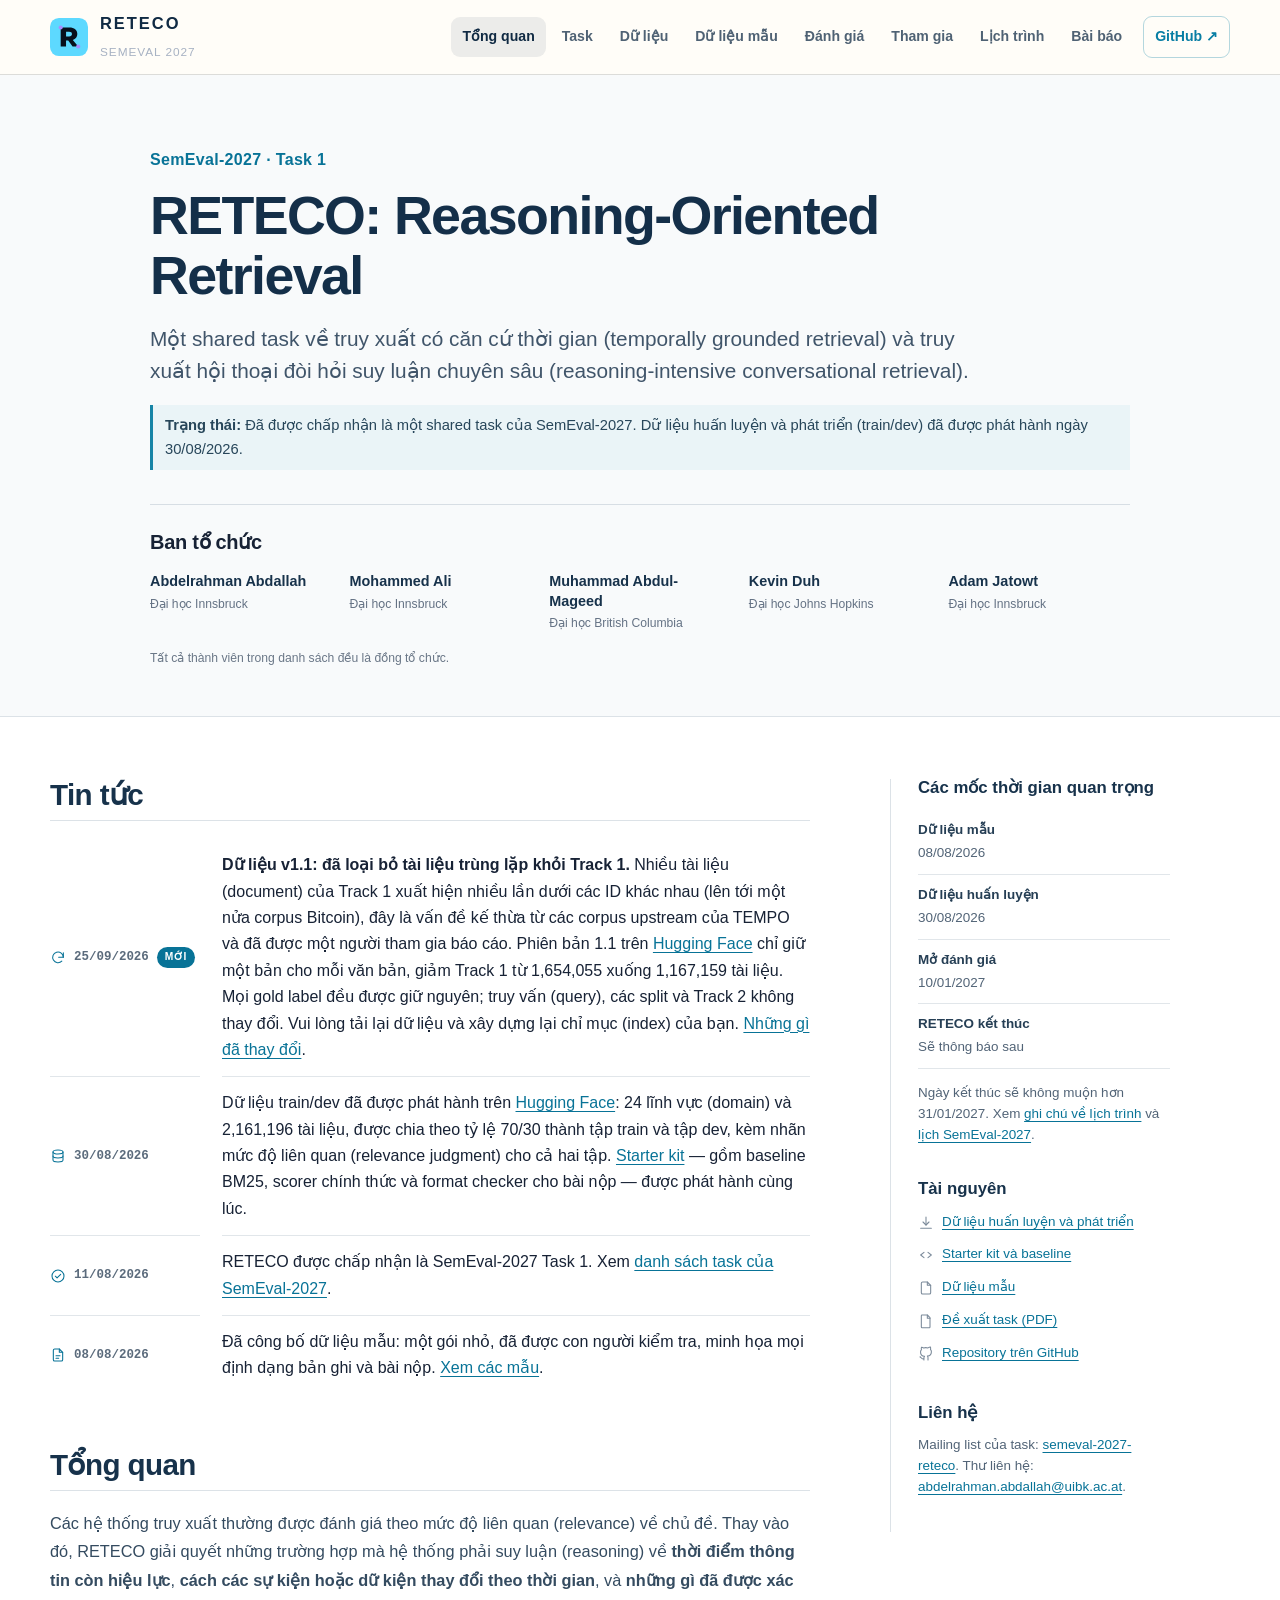
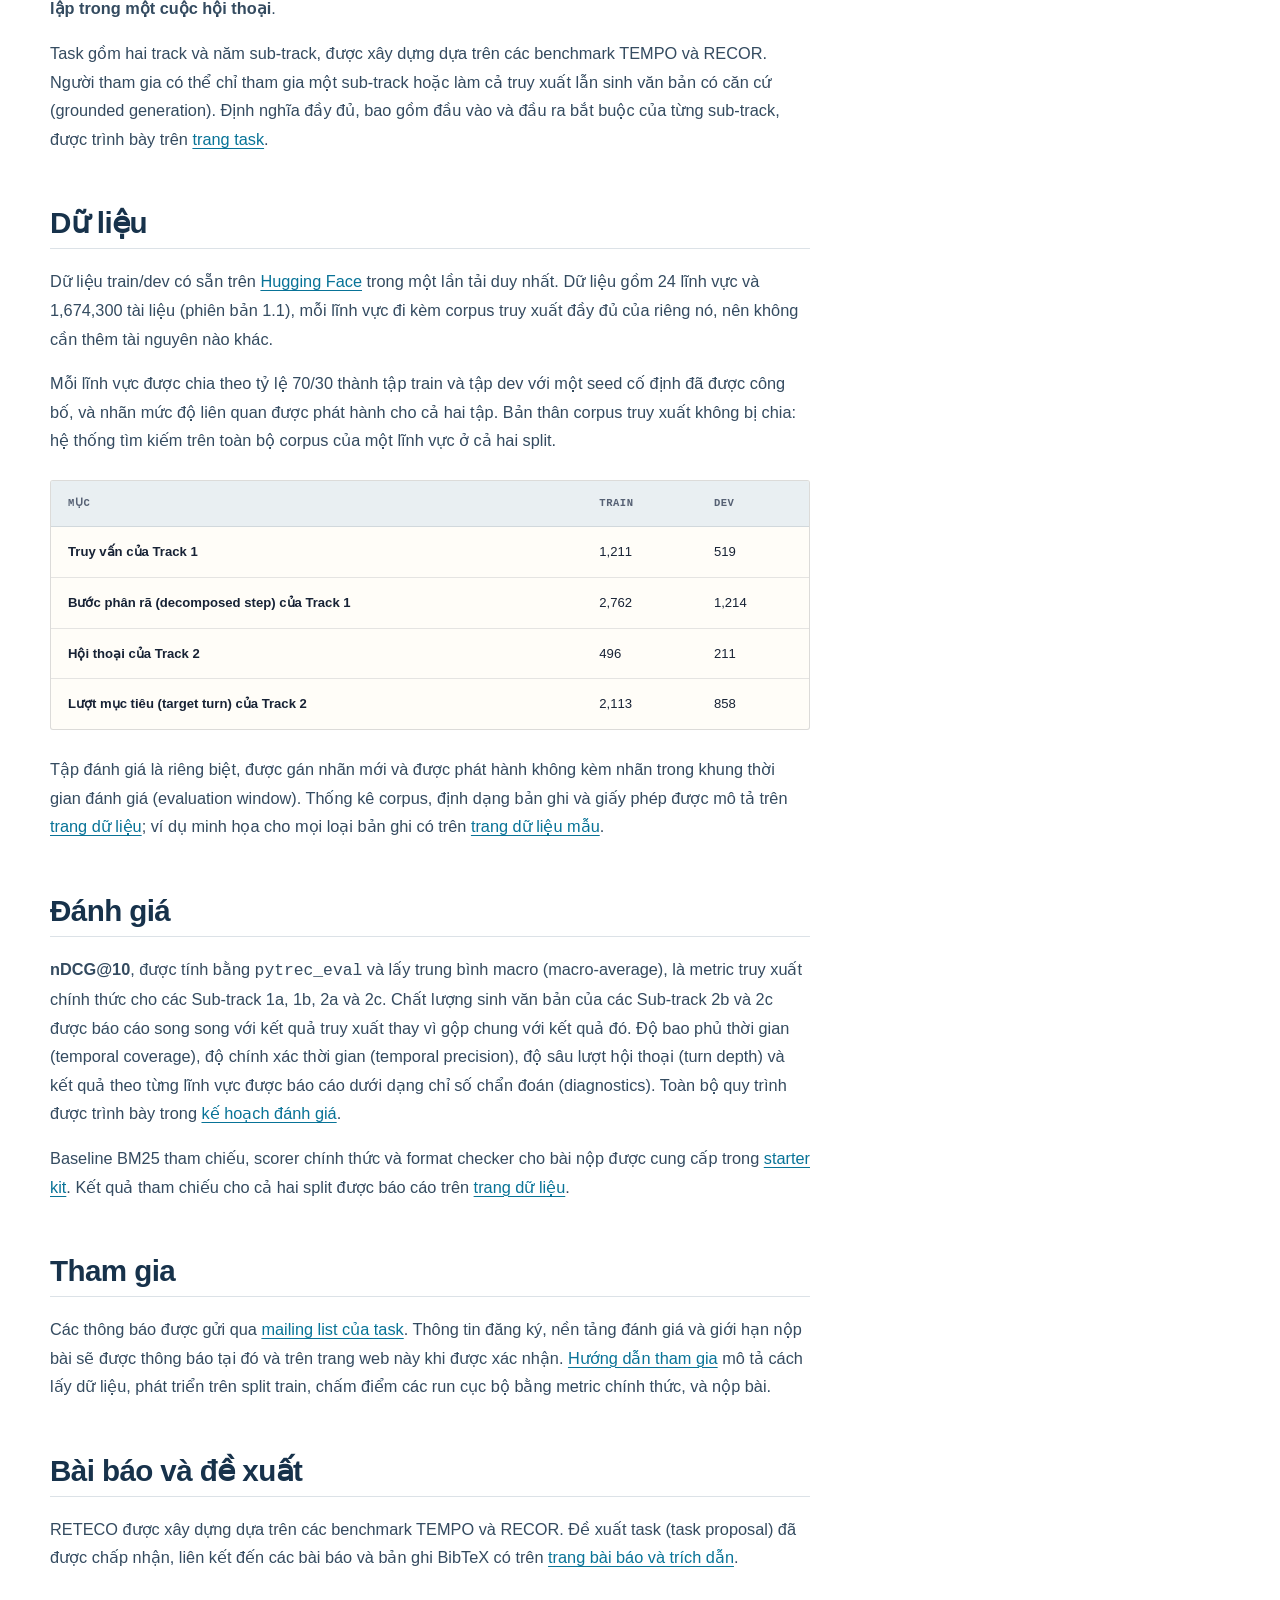
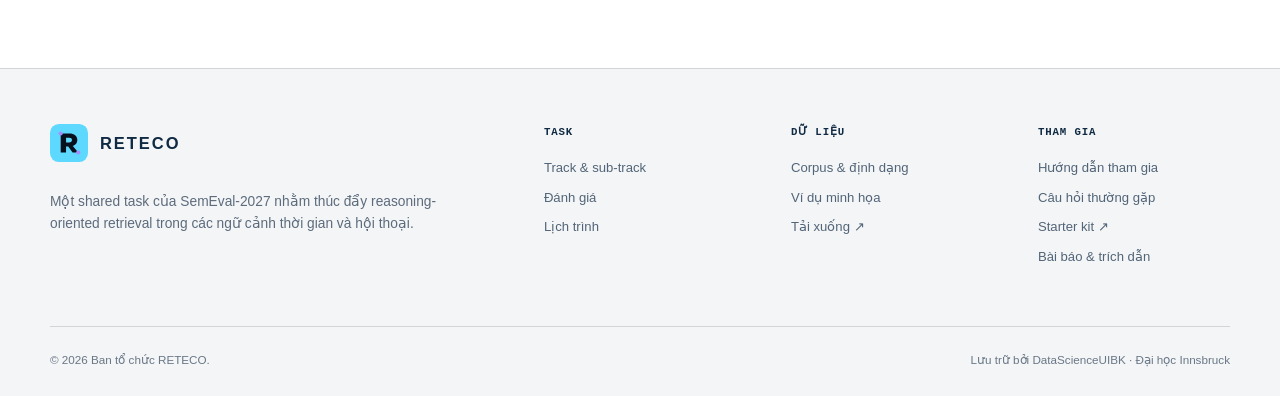
<file: docs/index.html>
<!doctype html>
<html lang="vi">
<head>
  <meta charset="utf-8">
  <meta name="viewport" content="width=device-width, initial-scale=1">
  <meta name="description" content="RETECO là SemEval-2027 Task 1 về reasoning-oriented retrieval trong các ngữ cảnh thời gian và hội thoại. Dữ liệu train/dev được phát hành ngày 30/08/2026.">
  <meta name="theme-color" content="#ffffff">
  <meta property="og:title" content="RETECO — SemEval-2027 Task 1">
  <meta property="og:description" content="Reasoning-oriented retrieval xuyên suốt thời gian và hội thoại. Dữ liệu train/dev hiện đã có trên Hugging Face.">
  <meta property="og:type" content="website">
  <meta property="og:url" content="https://datascienceuibk.github.io/RETECO/">
  <title>RETECO — SemEval-2027 Task 1</title>
  <link rel="icon" href="assets/brand/reteco-mark.svg" type="image/svg+xml">
  <link rel="stylesheet" href="assets/css/site.css">
  <script src="assets/js/site.js" defer></script>
</head>
<body>
  <a class="skip-link" href="#main">Chuyển đến nội dung</a>
  <header class="site-header">
    <div class="shell nav-wrap">
      <a class="brand" href="index.html" aria-label="Trang chủ RETECO"><img class="brand-mark" src="assets/brand/reteco-mark.svg" alt=""><span><span class="brand-name">RETECO</span><br><span class="brand-event">SemEval 2027</span></span></a>
      <button class="nav-toggle" type="button" aria-label="Mở menu điều hướng" aria-expanded="false"><span></span><span></span><span></span></button>
      <nav class="nav-links" aria-label="Điều hướng chính"><a aria-current="page" href="index.html">Tổng quan</a><a href="task.html">Task</a><a href="data.html">Dữ liệu</a><a href="samples.html">Dữ liệu mẫu</a><a href="evaluation.html">Đánh giá</a><a href="participate.html">Tham gia</a><a href="timeline.html">Lịch trình</a><a href="papers.html">Bài báo</a><a class="nav-cta" href="https://github.com/DataScienceUIBK/RETECO" target="_blank" rel="noreferrer">GitHub ↗</a></nav>
    </div>
  </header>



  <main id="main" class="academic-home">
    <header class="academic-intro">
      <div class="shell academic-intro-inner">
        <p class="task-kicker">SemEval-2027 · Task 1</p>
        <h1>RETECO: Reasoning-Oriented Retrieval</h1>
        <p class="academic-summary">Một shared task về truy xuất có căn cứ thời gian (temporally grounded retrieval) và
        truy xuất hội thoại đòi hỏi suy luận chuyên sâu (reasoning-intensive conversational retrieval).</p>
        <p class="status-note"><strong>Trạng thái:</strong> Đã được chấp nhận là một shared task của SemEval-2027.
        Dữ liệu huấn luyện và phát triển (train/dev) đã được phát hành ngày 30/08/2026.</p>

        <section class="intro-organizers" aria-labelledby="intro-organizers-title">
          <h2 id="intro-organizers-title">Ban tổ chức</h2>
          <ul>
            <li><strong>Abdelrahman Abdallah</strong><span>Đại học Innsbruck</span></li>
            <li><strong>Mohammed Ali</strong><span>Đại học Innsbruck</span></li>
            <li><strong>Muhammad Abdul-Mageed</strong><span>Đại học British Columbia</span></li>
            <li><strong>Kevin Duh</strong><span>Đại học Johns Hopkins</span></li>
            <li><strong>Adam Jatowt</strong><span>Đại học Innsbruck</span></li>
          </ul>
          <p class="organizer-role">Tất cả thành viên trong danh sách đều là đồng tổ chức.</p>
        </section>
      </div>
    </header>

    <div class="shell academic-layout">
      <article class="academic-content">
        <section id="news">
          <h2>Tin tức</h2>
          <dl class="news-list news-list--animated">
            <dt><svg class="news-icon" viewBox="0 0 24 24" aria-hidden="true"><path d="M20 11a8 8 0 1 0-2.3 5.7"/><path d="M20 4v7h-7"/></svg><time datetime="2026-09-25">25/09/2026</time><span class="news-tag">Mới</span></dt>
            <dd><strong>Dữ liệu v1.1: đã loại bỏ tài liệu trùng lặp khỏi Track 1.</strong> Nhiều tài liệu (document)
              của Track 1 xuất hiện nhiều lần dưới các ID khác nhau (lên tới một nửa corpus Bitcoin), đây là
              vấn đề kế thừa từ các corpus upstream của TEMPO và đã được một người tham gia báo cáo. Phiên bản 1.1 trên
              <a href="https://huggingface.co/datasets/DataScience-UIBK/RETECO-SemEval2027">Hugging Face</a> chỉ giữ một bản cho mỗi văn bản, giảm Track 1 từ
              1,654,055 xuống 1,167,159 tài liệu. Mọi gold label đều được giữ nguyên; truy vấn (query), các split và Track 2
              không thay đổi. Vui lòng tải lại dữ liệu và xây dựng lại chỉ mục (index) của bạn.
              <a href="data.html#versions">Những gì đã thay đổi</a>.</dd>
            <dt><svg class="news-icon" viewBox="0 0 24 24" aria-hidden="true"><ellipse cx="12" cy="6" rx="7.5" ry="3"/><path d="M4.5 6v6c0 1.66 3.36 3 7.5 3s7.5-1.34 7.5-3V6"/><path d="M4.5 12v6c0 1.66 3.36 3 7.5 3s7.5-1.34 7.5-3v-6"/></svg><time datetime="2026-08-30">30/08/2026</time></dt>
            <dd>Dữ liệu train/dev đã được phát hành trên
              <a href="https://huggingface.co/datasets/DataScience-UIBK/RETECO-SemEval2027">Hugging Face</a>: 24 lĩnh vực (domain) và 2,161,196 tài liệu, được chia
              theo tỷ lệ 70/30 thành tập train và tập dev, kèm nhãn mức độ liên quan (relevance judgment) cho cả hai tập.
              <a href="https://github.com/DataScienceUIBK/RETECO/tree/main/starter_kit">Starter kit</a> — gồm baseline BM25, scorer chính thức và
              format checker cho bài nộp — được phát hành cùng lúc.</dd>
            <dt><svg class="news-icon" viewBox="0 0 24 24" aria-hidden="true"><circle cx="12" cy="12" r="9"/><path d="m8 12.3 2.6 2.6L16 9.5"/></svg><time datetime="2026-08-11">11/08/2026</time></dt>
            <dd>RETECO được chấp nhận là SemEval-2027 Task 1. Xem
              <a href="https://semeval.github.io/SemEval2027/">danh sách task của SemEval-2027</a>.</dd>
            <dt><svg class="news-icon" viewBox="0 0 24 24" aria-hidden="true"><path d="M14 3H7a2 2 0 0 0-2 2v14a2 2 0 0 0 2 2h10a2 2 0 0 0 2-2V8z"/><path d="M14 3v5h5"/><path d="M9 13h6M9 17h4"/></svg><time datetime="2026-08-08">08/08/2026</time></dt>
            <dd>Đã công bố dữ liệu mẫu: một gói nhỏ, đã được con người kiểm tra, minh họa mọi định dạng
              bản ghi và bài nộp. <a href="samples.html">Xem các mẫu</a>.</dd>
          </dl>
        </section>

        <section id="overview">
          <h2>Tổng quan</h2>
          <p>Các hệ thống truy xuất thường được đánh giá theo mức độ liên quan (relevance) về chủ đề. Thay vào đó, RETECO
          giải quyết những trường hợp mà hệ thống phải suy luận (reasoning) về <strong>thời điểm thông tin còn hiệu lực</strong>,
          <strong>cách các sự kiện hoặc dữ kiện thay đổi theo thời gian</strong>, và <strong>những gì đã được
          xác lập trong một cuộc hội thoại</strong>.</p>
          <p>Task gồm hai track và năm sub-track, được xây dựng dựa trên các benchmark TEMPO và RECOR.
          Người tham gia có thể chỉ tham gia một sub-track hoặc làm cả truy xuất lẫn
          sinh văn bản có căn cứ (grounded generation). Định nghĩa đầy đủ, bao gồm đầu vào và đầu ra bắt buộc của từng
          sub-track, được trình bày trên <a href="task.html">trang task</a>.</p>
        </section>

        <section id="data">
          <h2>Dữ liệu</h2>
          <p>Dữ liệu train/dev có sẵn trên
          <a href="https://huggingface.co/datasets/DataScience-UIBK/RETECO-SemEval2027">Hugging Face</a> trong một lần tải duy nhất. Dữ liệu gồm 24 lĩnh vực và
          1,674,300 tài liệu (phiên bản 1.1), mỗi lĩnh vực đi kèm corpus truy xuất đầy đủ của riêng nó, nên không
          cần thêm tài nguyên nào khác.</p>
          <p>Mỗi lĩnh vực được chia theo tỷ lệ 70/30 thành tập train và tập dev với một seed
          cố định đã được công bố, và nhãn mức độ liên quan được phát hành cho cả hai tập. Bản thân corpus truy xuất
          không bị chia: hệ thống tìm kiếm trên toàn bộ corpus của một lĩnh vực ở cả hai split.</p>
          <div class="data-table-wrap"><table class="data-table">
            <thead><tr><th>Mục</th><th>Train</th><th>Dev</th></tr></thead>
            <tbody>
              <tr><td>Truy vấn của Track 1</td><td>1,211</td><td>519</td></tr>
              <tr><td>Bước phân rã (decomposed step) của Track 1</td><td>2,762</td><td>1,214</td></tr>
              <tr><td>Hội thoại của Track 2</td><td>496</td><td>211</td></tr>
              <tr><td>Lượt mục tiêu (target turn) của Track 2</td><td>2,113</td><td>858</td></tr>
            </tbody></table></div>
          <p>Tập đánh giá là riêng biệt, được gán nhãn mới và được phát hành không kèm nhãn trong
          khung thời gian đánh giá (evaluation window). Thống kê corpus, định dạng bản ghi và giấy phép được mô tả trên
          <a href="data.html">trang dữ liệu</a>; ví dụ minh họa cho mọi loại bản ghi có trên
          <a href="samples.html">trang dữ liệu mẫu</a>.</p>
        </section>

        <section id="evaluation">
          <h2>Đánh giá</h2>
          <p><strong>nDCG@10</strong>, được tính bằng <code>pytrec_eval</code> và lấy trung bình macro (macro-average), là
          metric truy xuất chính thức cho các Sub-track 1a, 1b, 2a và 2c. Chất lượng sinh văn bản của
          các Sub-track 2b và 2c được báo cáo song song với kết quả truy xuất thay vì gộp chung với
          kết quả đó. Độ bao phủ thời gian (temporal coverage), độ chính xác thời gian (temporal precision), độ sâu lượt hội thoại (turn depth) và kết quả theo
          từng lĩnh vực được báo cáo dưới dạng chỉ số chẩn đoán (diagnostics). Toàn bộ quy trình được trình bày trong
          <a href="evaluation.html">kế hoạch đánh giá</a>.</p>
          <p>Baseline BM25 tham chiếu, scorer chính thức và format checker cho bài nộp được
          cung cấp trong <a href="https://github.com/DataScienceUIBK/RETECO/tree/main/starter_kit">starter kit</a>. Kết quả tham chiếu cho cả hai split được
          báo cáo trên <a href="data.html#baselines">trang dữ liệu</a>.</p>
        </section>

        <section id="participation">
          <h2>Tham gia</h2>
          <p>Các thông báo được gửi qua
          <a href="https://groups.google.com/g/semeval-2027-reteco">mailing list của task</a>.
          Thông tin đăng ký, nền tảng đánh giá và giới hạn nộp bài sẽ được thông báo tại đó và trên
          trang web này khi được xác nhận. <a href="participate.html">Hướng dẫn tham gia</a> mô tả
          cách lấy dữ liệu, phát triển trên split train, chấm điểm các run cục bộ bằng
          metric chính thức, và nộp bài.</p>
        </section>

        <section id="citation">
          <h2>Bài báo và đề xuất</h2>
          <p>RETECO được xây dựng dựa trên các benchmark TEMPO và RECOR. Đề xuất task (task proposal) đã được chấp nhận, liên kết
          đến các bài báo và bản ghi BibTeX có trên
          <a href="papers.html">trang bài báo và trích dẫn</a>.</p>
        </section>
      </article>

      <aside class="academic-sidebar" aria-label="Thông tin về task">
        <section>
          <h2>Các mốc thời gian quan trọng</h2>
          <dl class="date-list">
            <div><dt>Dữ liệu mẫu</dt><dd><time datetime="2026-08-08">08/08/2026</time></dd></div>
            <div><dt>Dữ liệu huấn luyện</dt><dd><time datetime="2026-08-30">30/08/2026</time></dd></div>
            <div><dt>Mở đánh giá</dt><dd><time datetime="2027-01-10">10/01/2027</time></dd></div>
            <div><dt>RETECO kết thúc</dt><dd>Sẽ thông báo sau</dd></div>
          </dl>
          <p class="sidebar-note">Ngày kết thúc sẽ không muộn hơn 31/01/2027. Xem
          <a href="timeline.html">ghi chú về lịch trình</a> và
          <a href="https://semeval.github.io/SemEval2027/">lịch SemEval-2027</a>.</p>
        </section>

        <section>
          <h2>Tài nguyên</h2>
          <ul class="sidebar-links">
            <li><a href="https://huggingface.co/datasets/DataScience-UIBK/RETECO-SemEval2027"><svg class="link-icon" viewBox="0 0 24 24" aria-hidden="true"><path d="M12 3v12"/><path d="m7.5 10.5 4.5 4.5 4.5-4.5"/><path d="M4 20h16"/></svg>Dữ liệu huấn luyện và phát triển</a></li>
            <li><a href="https://github.com/DataScienceUIBK/RETECO/tree/main/starter_kit"><svg class="link-icon" viewBox="0 0 24 24" aria-hidden="true"><path d="m9 8-5 4 5 4"/><path d="m15 8 5 4-5 4"/></svg>Starter kit và baseline</a></li>
            <li><a href="samples.html"><svg class="link-icon" viewBox="0 0 24 24" aria-hidden="true"><path d="M14 3H7a2 2 0 0 0-2 2v14a2 2 0 0 0 2 2h10a2 2 0 0 0 2-2V8z"/><path d="M14 3v5h5"/></svg>Dữ liệu mẫu</a></li>
            <li><a href="assets/papers/RETECO_SemEval_2027_Proposal.pdf"><svg class="link-icon" viewBox="0 0 24 24" aria-hidden="true"><path d="M6 3h8l4 4v14a1 1 0 0 1-1 1H6a1 1 0 0 1-1-1V4a1 1 0 0 1 1-1z"/><path d="M14 3v5h4"/></svg>Đề xuất task (PDF)</a></li>
            <li><a href="https://github.com/DataScienceUIBK/RETECO"><svg class="link-icon" viewBox="0 0 24 24" aria-hidden="true"><path d="M9 19c-4 1.4-4-2.2-6-2.7m12 4.7v-3.6a3.1 3.1 0 0 0-.9-2.4c2.9-.3 6-1.4 6-6.5a5 5 0 0 0-1.4-3.5 4.7 4.7 0 0 0-.1-3.5s-1.1-.3-3.6 1.4a12.4 12.4 0 0 0-6.6 0C6.4 1.7 5.3 2 5.3 2a4.7 4.7 0 0 0-.1 3.5A5 5 0 0 0 3.8 9c0 5 3.1 6.2 6 6.5a3.1 3.1 0 0 0-.9 2.4V21"/></svg>Repository trên GitHub</a></li>
          </ul>
        </section>

        <section>
          <h2>Liên hệ</h2>
          <p>Mailing list của task:
          <a href="https://groups.google.com/g/semeval-2027-reteco">semeval-2027-reteco</a>.
          Thư liên hệ:
          <a href="mailto:abdelrahman.abdallah@uibk.ac.at">abdelrahman.abdallah@uibk.ac.at</a>.</p>
        </section>
      </aside>
    </div>
  </main>

  <footer class="site-footer"><div class="shell"><div class="footer-grid"><div class="footer-brand"><a class="brand" href="index.html"><img class="brand-mark" src="assets/brand/reteco-mark.svg" alt=""><span class="brand-name">RETECO</span></a><p>Một shared task của SemEval-2027 nhằm thúc đẩy reasoning-oriented retrieval trong các ngữ cảnh thời gian và hội thoại.</p></div><div class="footer-col"><strong>Task</strong><a href="task.html">Track &amp; sub-track</a><a href="evaluation.html">Đánh giá</a><a href="timeline.html">Lịch trình</a></div><div class="footer-col"><strong>Dữ liệu</strong><a href="data.html">Corpus &amp; định dạng</a><a href="samples.html">Ví dụ minh họa</a><a href="https://huggingface.co/datasets/DataScience-UIBK/RETECO-SemEval2027">Tải xuống ↗</a></div><div class="footer-col"><strong>Tham gia</strong><a href="participate.html">Hướng dẫn tham gia</a><a href="participate.html#faq">Câu hỏi thường gặp</a><a href="https://github.com/DataScienceUIBK/RETECO/tree/main/starter_kit">Starter kit ↗</a><a href="papers.html">Bài báo &amp; trích dẫn</a></div></div><div class="footer-bottom"><span>© <span data-year>2026</span> Ban tổ chức RETECO.</span><span>Lưu trữ bởi DataScienceUIBK · Đại học Innsbruck</span></div></div></footer>
</body>
</html>
</file>
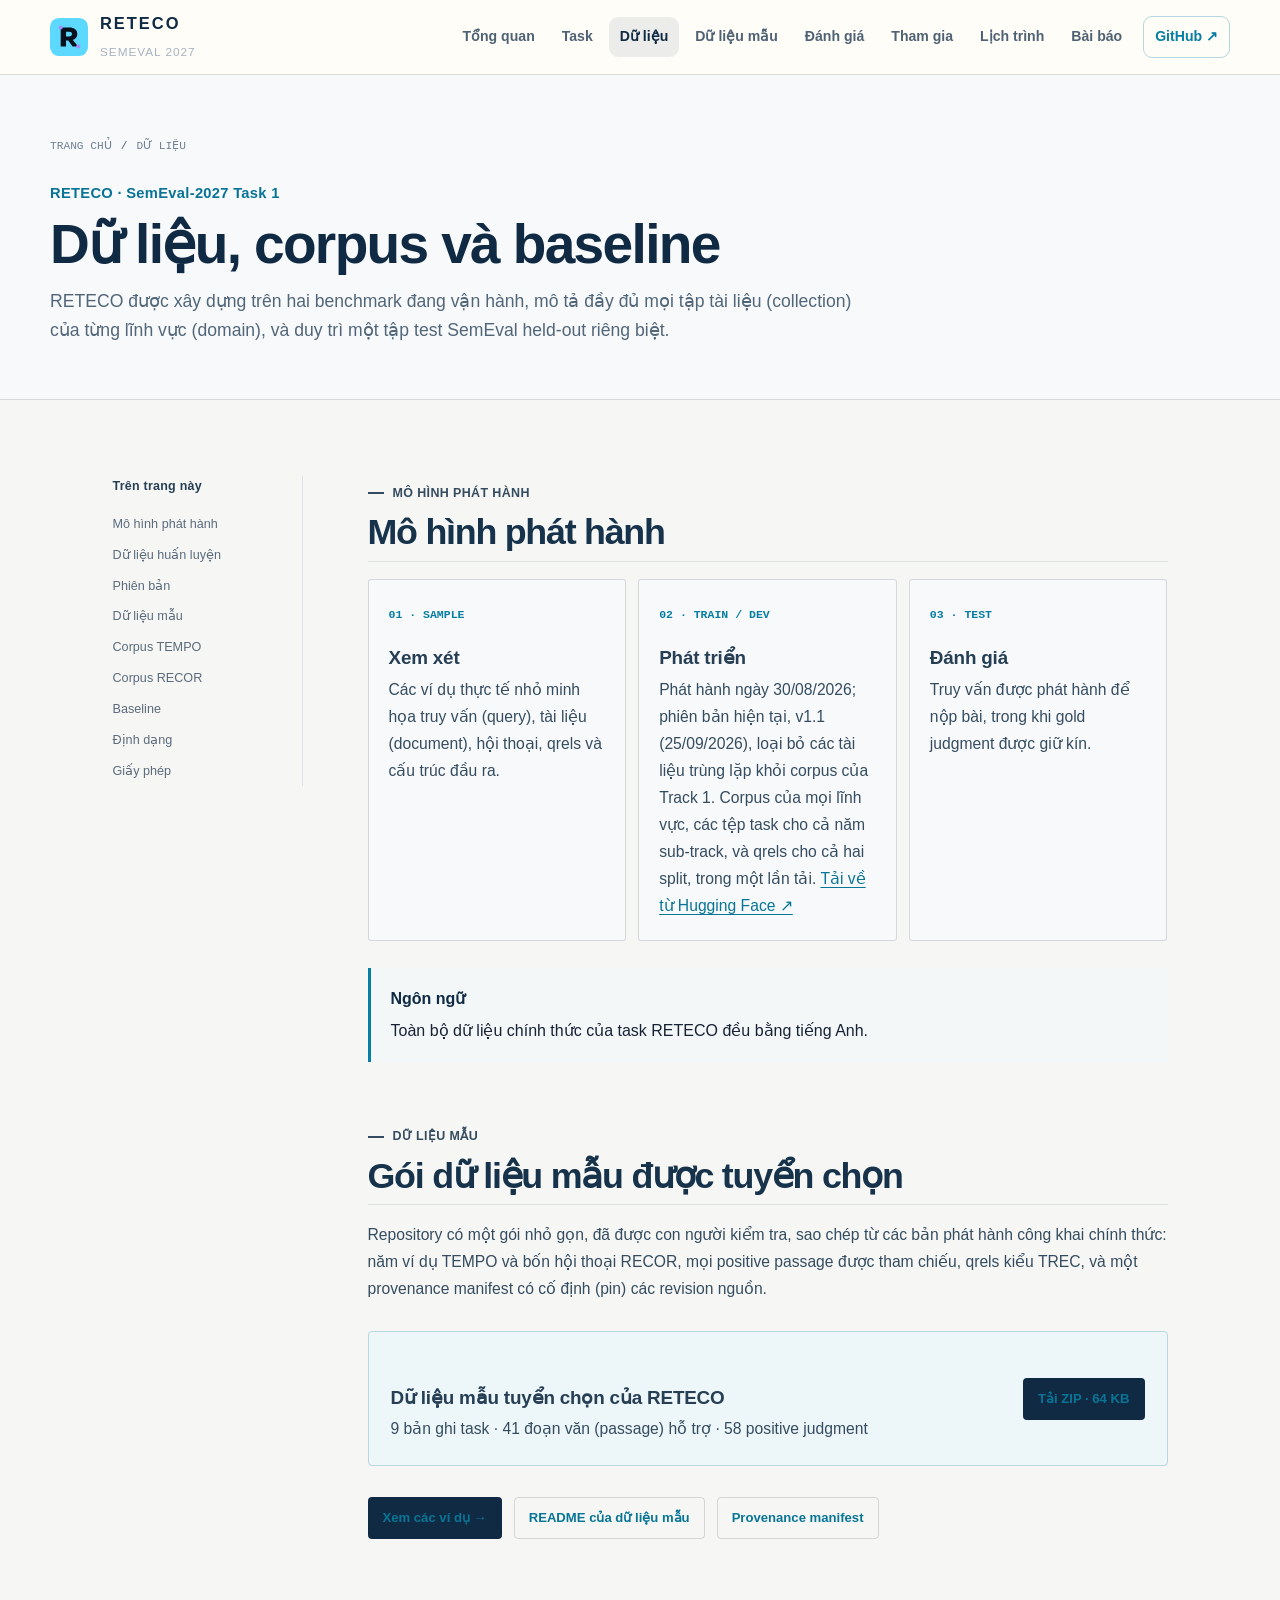
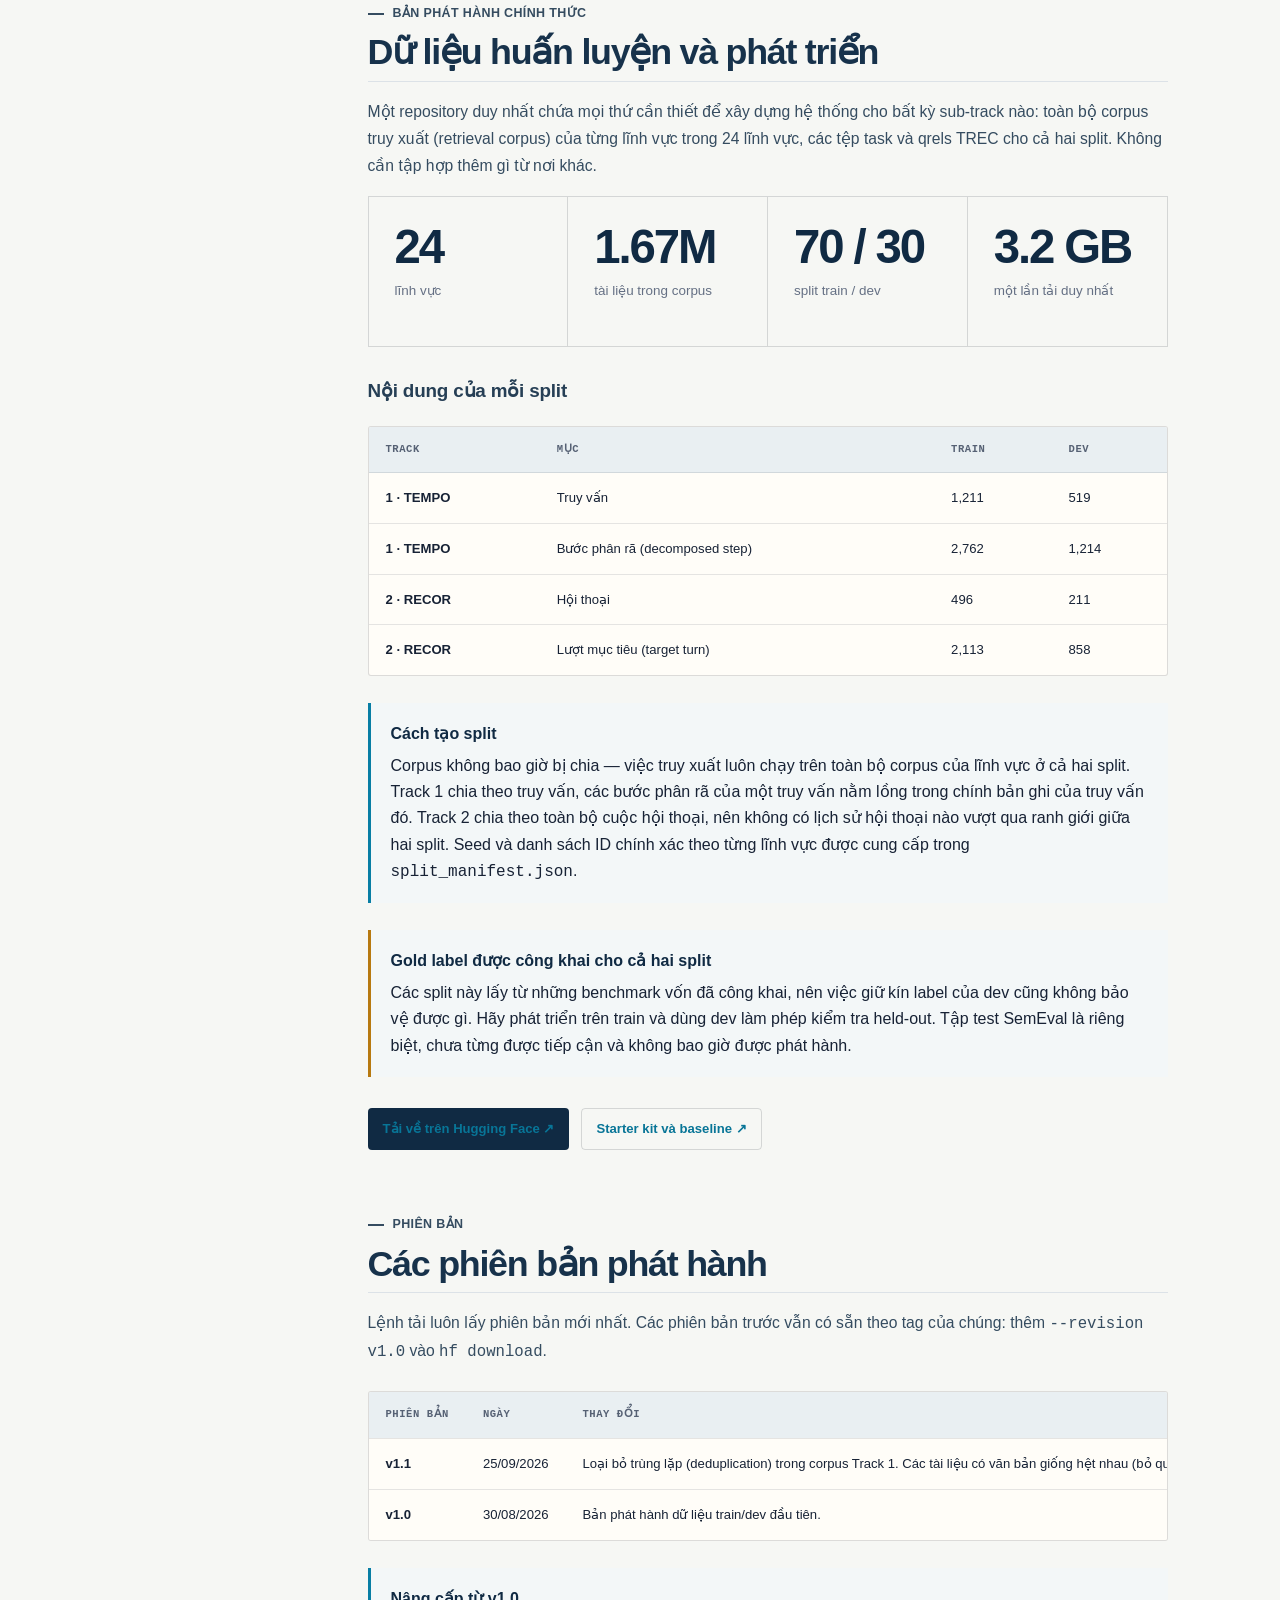
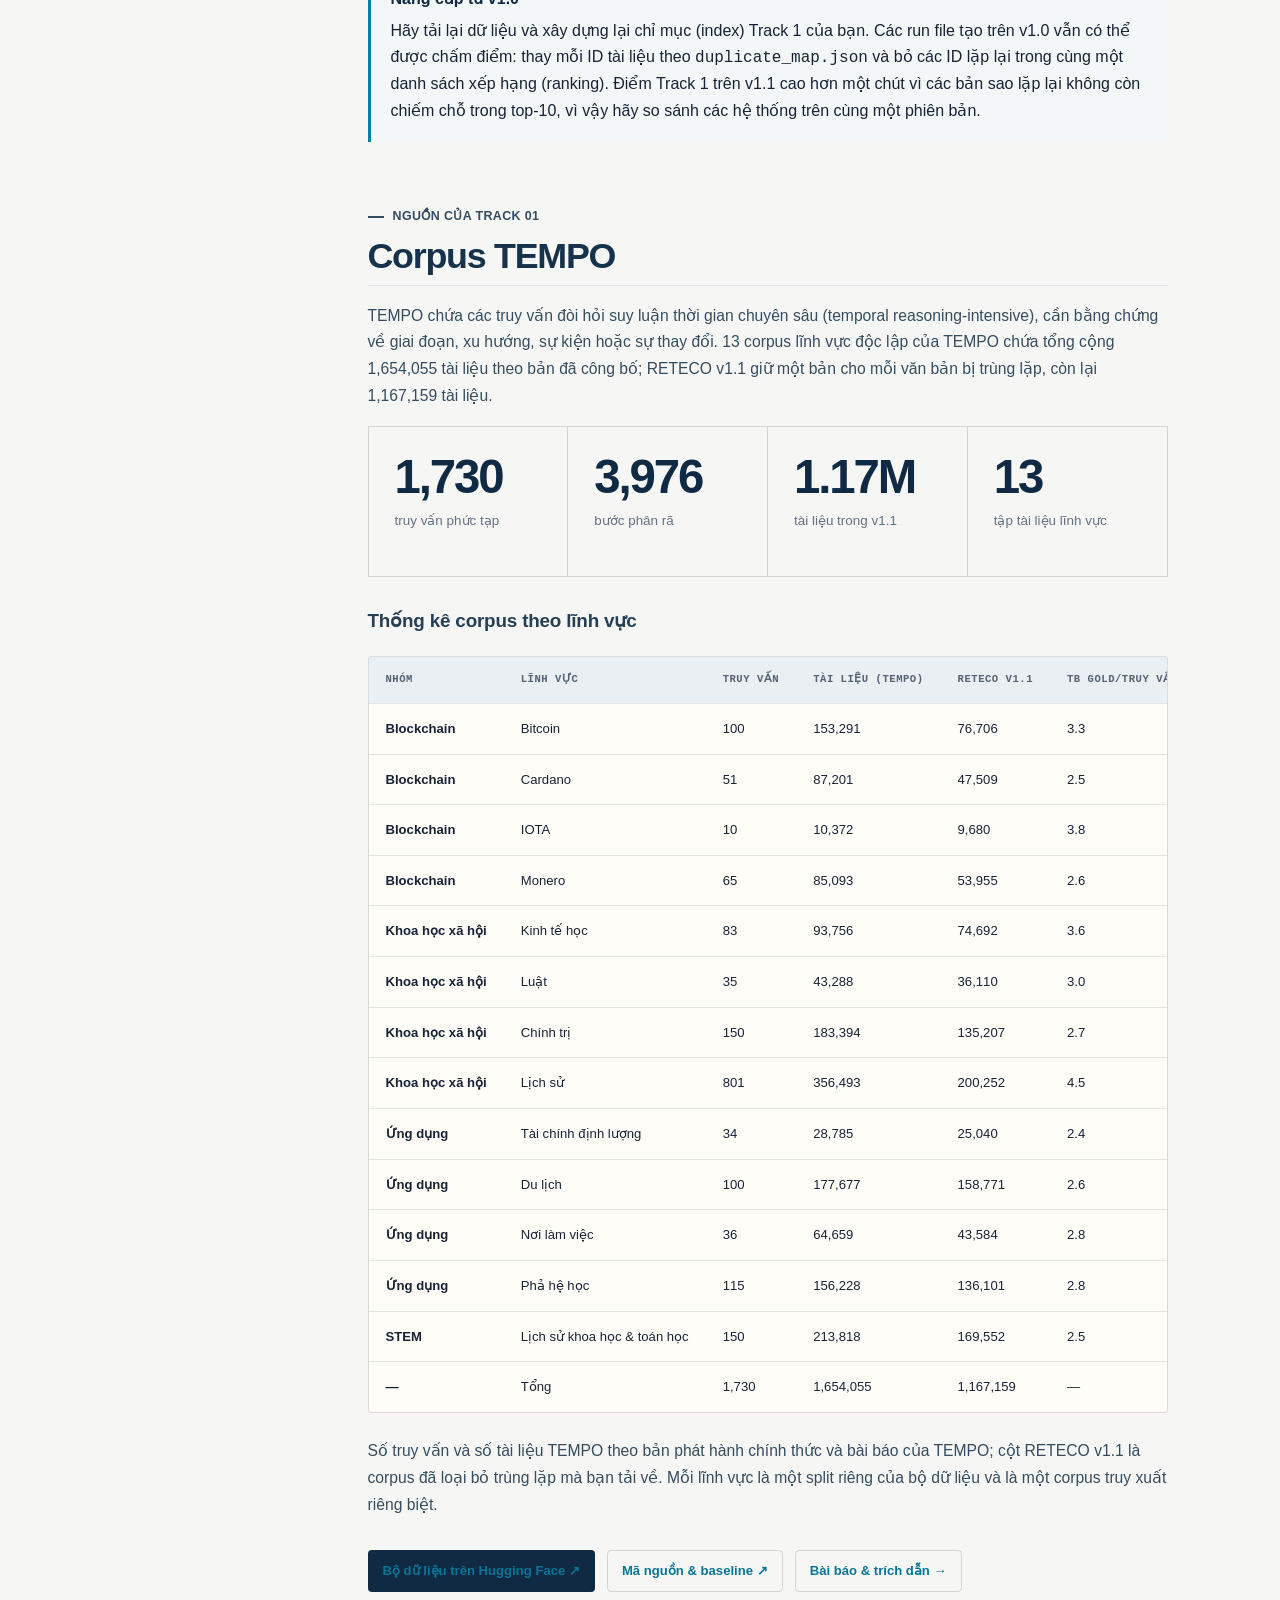
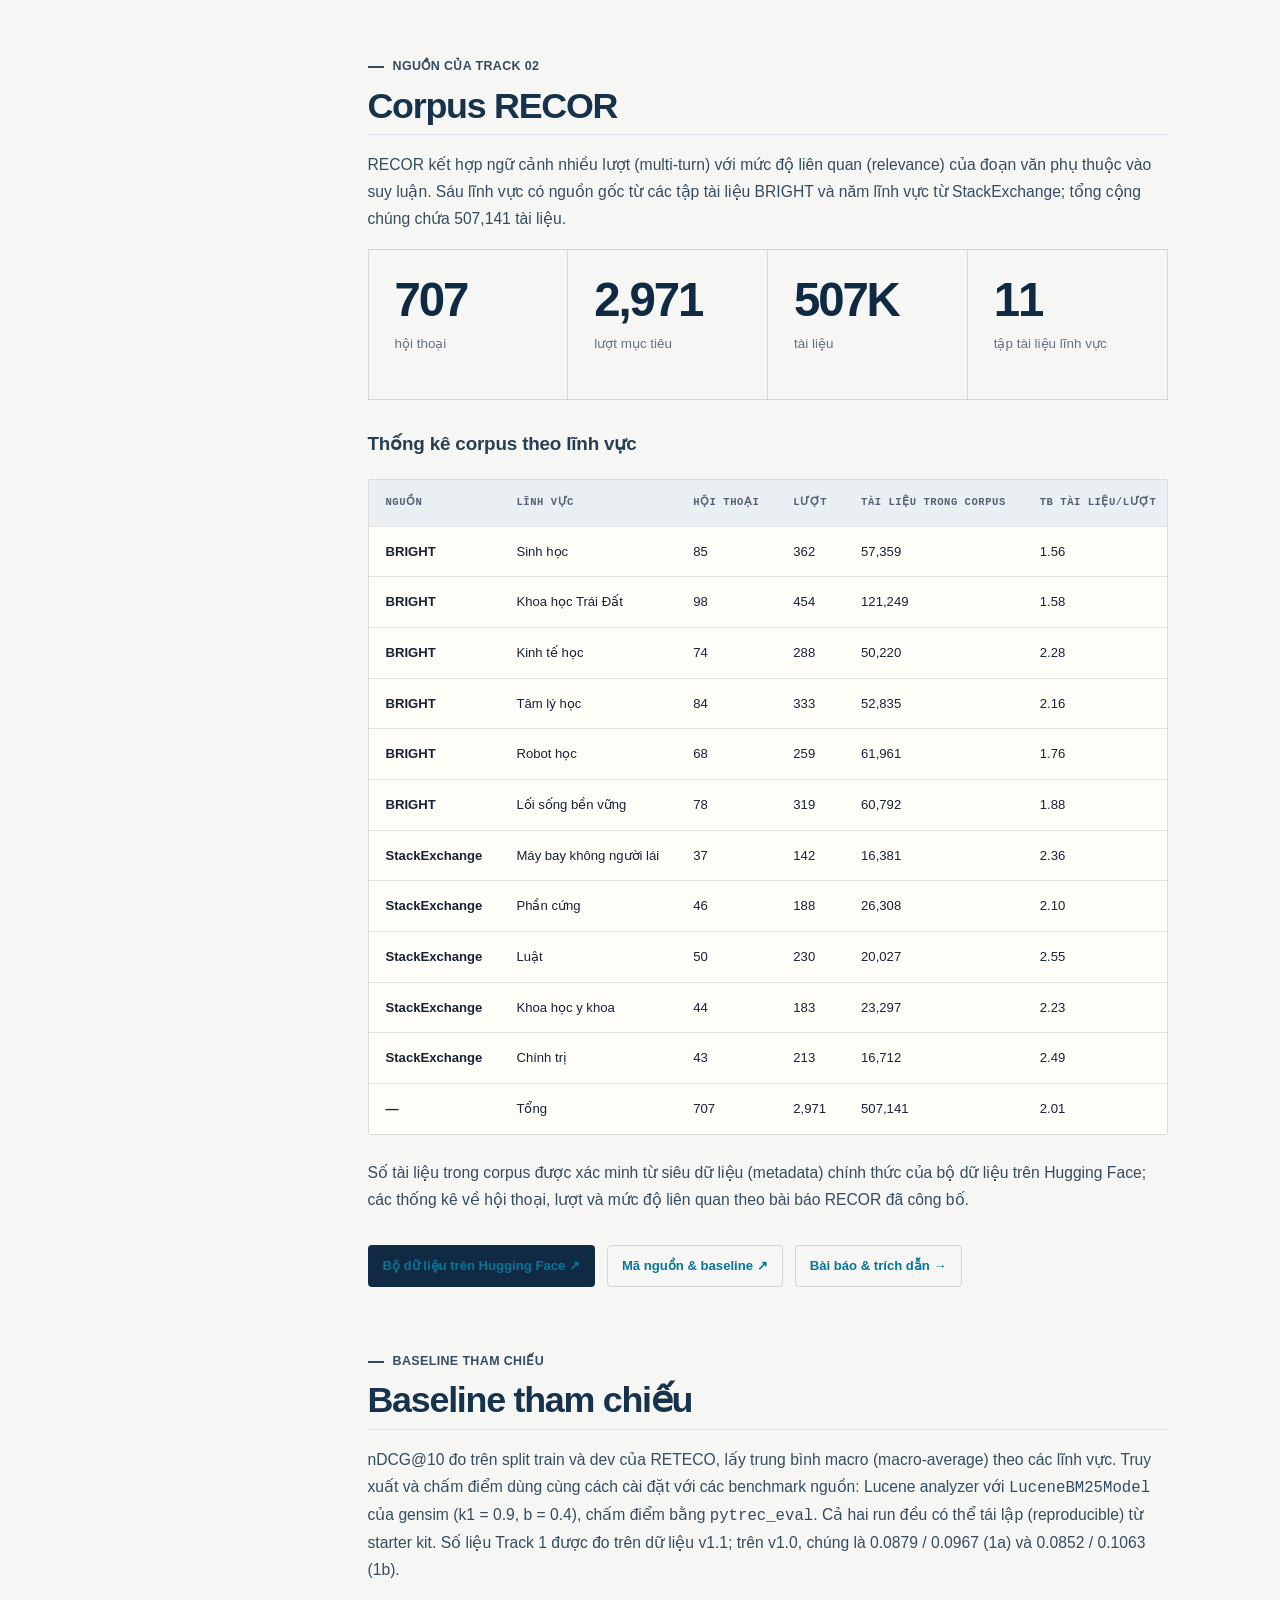
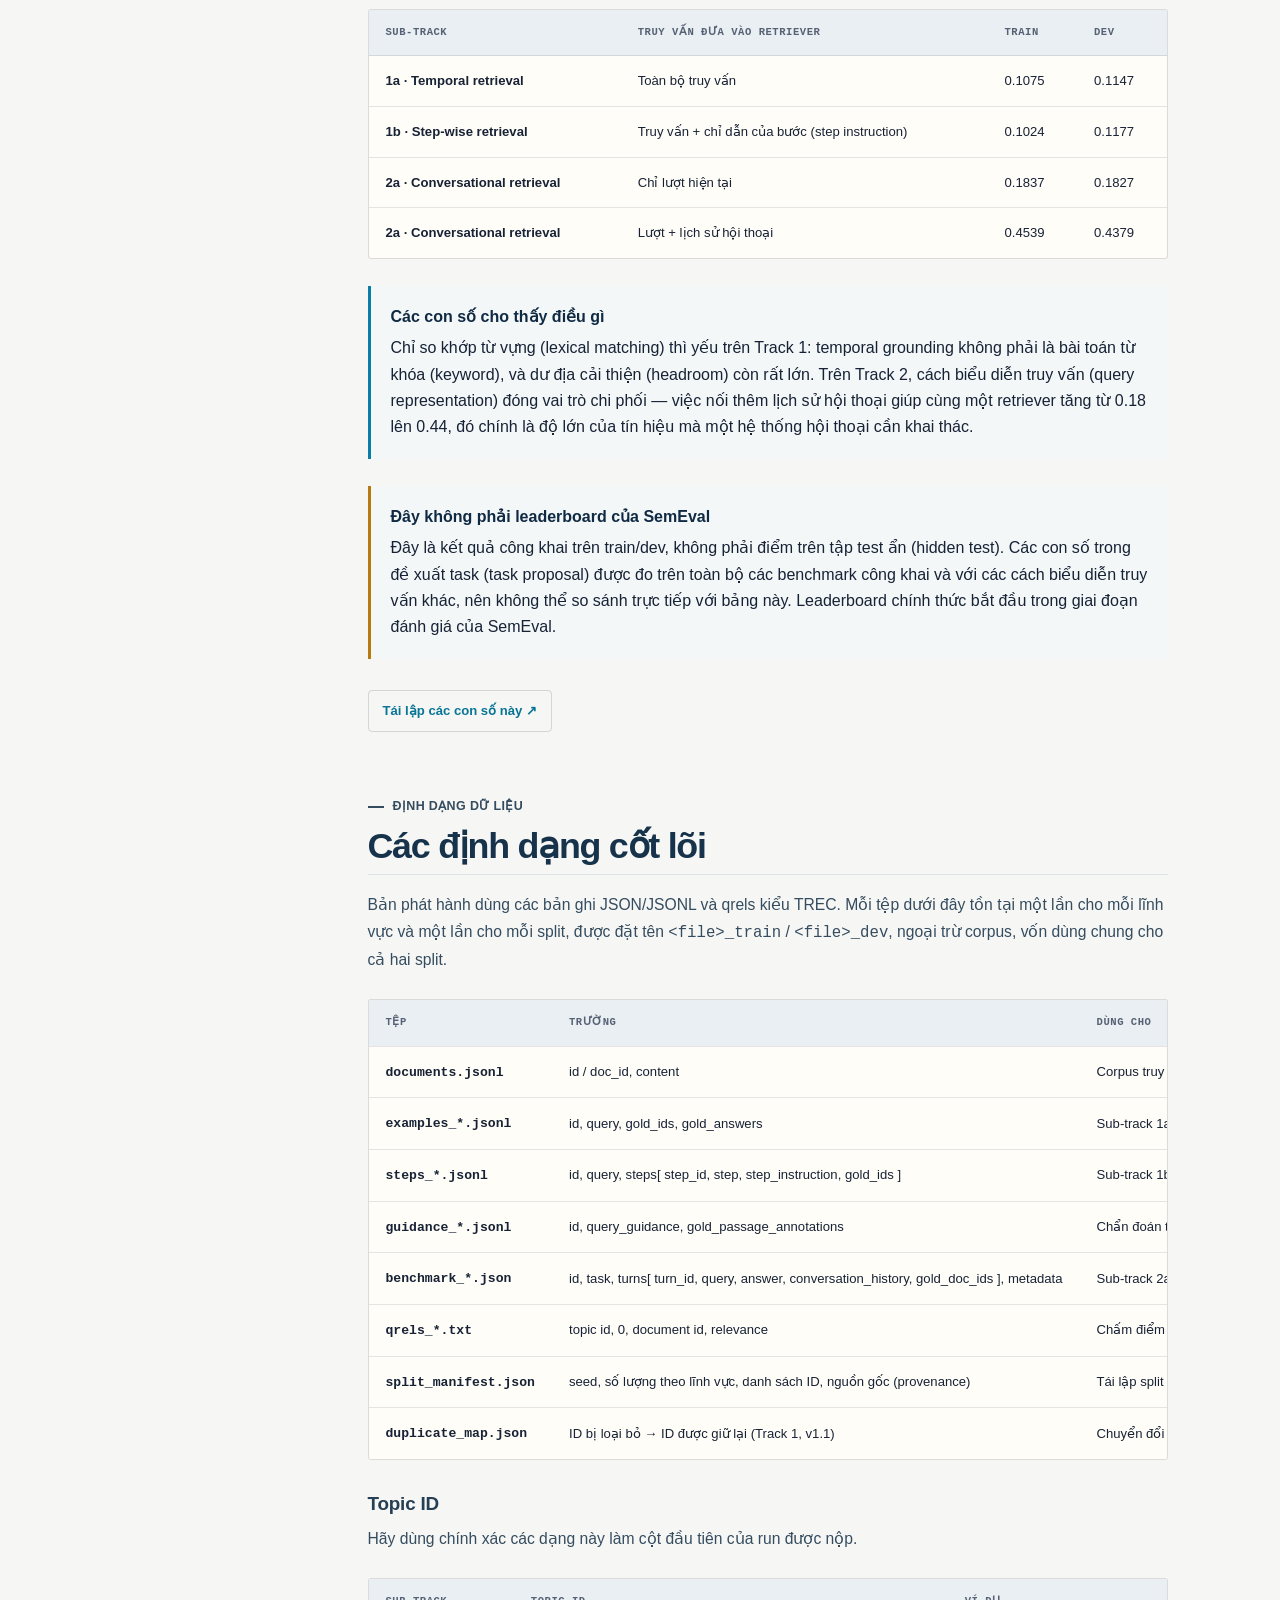
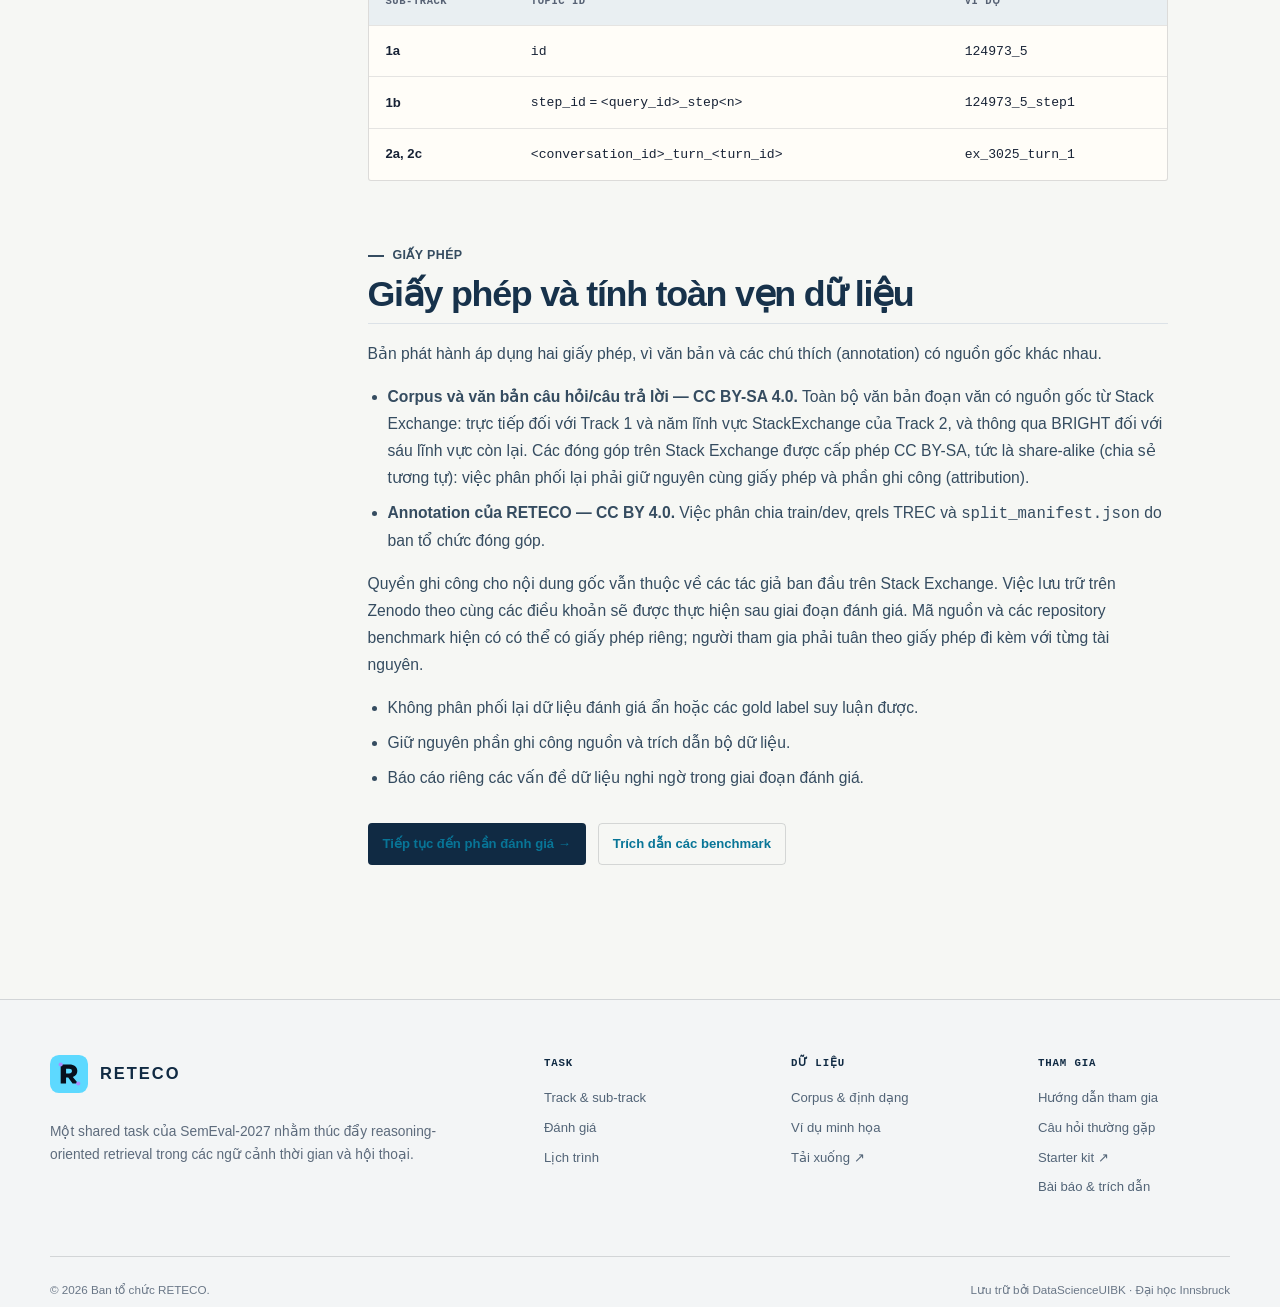
<file: docs/data.html>
<!doctype html>
<html lang="vi">
<head>
  <meta charset="utf-8"><meta name="viewport" content="width=device-width, initial-scale=1">
  <meta name="description" content="Dữ liệu RETECO, thống kê corpus theo lĩnh vực, dữ liệu mẫu, định dạng và kết quả baseline cho TEMPO và RECOR.">
  <meta name="theme-color" content="#f6f7f4"><title>Dữ liệu, corpus & baseline — RETECO</title>
  <link rel="icon" href="assets/brand/reteco-mark.svg" type="image/svg+xml"><link rel="stylesheet" href="assets/css/site.css"><script src="assets/js/site.js" defer></script>
</head>
<body>
<a class="skip-link" href="#main">Chuyển đến nội dung</a>
<header class="site-header"><div class="shell nav-wrap"><a class="brand" href="index.html"><img class="brand-mark" src="assets/brand/reteco-mark.svg" alt=""><span><span class="brand-name">RETECO</span><br><span class="brand-event">SemEval 2027</span></span></a><button class="nav-toggle" type="button" aria-label="Mở menu điều hướng" aria-expanded="false"><span></span><span></span><span></span></button><nav class="nav-links" aria-label="Điều hướng chính"><a href="index.html">Tổng quan</a><a href="task.html">Task</a><a aria-current="page" href="data.html">Dữ liệu</a><a href="samples.html">Dữ liệu mẫu</a><a href="evaluation.html">Đánh giá</a><a href="participate.html">Tham gia</a><a href="timeline.html">Lịch trình</a><a href="papers.html">Bài báo</a><a class="nav-cta" href="https://github.com/DataScienceUIBK/RETECO" target="_blank" rel="noreferrer">GitHub ↗</a></nav></div></header>
<main id="main">
  <header class="page-hero"><div class="shell"><div class="breadcrumbs"><a href="index.html">Trang chủ</a><span>/</span>Dữ liệu</div><p class="eyebrow">RETECO · SemEval-2027 Task 1</p><h1>Dữ liệu, corpus và baseline</h1><p class="lede">RETECO được xây dựng trên hai benchmark đang vận hành, mô tả đầy đủ mọi tập tài liệu (collection) của từng lĩnh vực (domain), và duy trì một tập test SemEval held-out riêng biệt.</p></div></header>
  <section class="section"><div class="shell toc-layout">
    <aside class="toc"><strong>Trên trang này</strong><a href="#releases">Mô hình phát hành</a><a href="#release">Dữ liệu huấn luyện</a><a href="#versions">Phiên bản</a><a href="#samples">Dữ liệu mẫu</a><a href="#tempo">Corpus TEMPO</a><a href="#recor">Corpus RECOR</a><a href="#baselines">Baseline</a><a href="#formats">Định dạng</a><a href="#license">Giấy phép</a></aside>
    <div class="prose">
      <section id="releases"><p class="eyebrow">Mô hình phát hành</p><h2>Mô hình phát hành</h2><div class="phase-grid"><article class="phase"><code>01 · SAMPLE</code><h3>Xem xét</h3><p>Các ví dụ thực tế nhỏ minh họa truy vấn (query), tài liệu (document), hội thoại, qrels và cấu trúc đầu ra.</p></article><article class="phase"><code>02 · TRAIN / DEV</code><h3>Phát triển</h3><p>Phát hành ngày 30/08/2026; phiên bản hiện tại, v1.1 (25/09/2026), loại bỏ các tài liệu trùng lặp khỏi corpus của Track 1. Corpus của mọi lĩnh vực, các tệp task cho cả năm sub-track, và qrels cho cả hai split, trong một lần tải. <a href="https://huggingface.co/datasets/DataScience-UIBK/RETECO-SemEval2027">Tải về từ Hugging Face ↗</a></p></article><article class="phase"><code>03 · TEST</code><h3>Đánh giá</h3><p>Truy vấn được phát hành để nộp bài, trong khi gold judgment được giữ kín.</p></article></div><div class="callout"><strong>Ngôn ngữ</strong>Toàn bộ dữ liệu chính thức của task RETECO đều bằng tiếng Anh.</div></section>

      <section id="samples"><p class="eyebrow">Dữ liệu mẫu</p><h2>Gói dữ liệu mẫu được tuyển chọn</h2><p>Repository có một gói nhỏ gọn, đã được con người kiểm tra, sao chép từ các bản phát hành công khai chính thức: năm ví dụ TEMPO và bốn hội thoại RECOR, mọi positive passage được tham chiếu, qrels kiểu TREC, và một provenance manifest có cố định (pin) các revision nguồn.</p><div class="download-card"><div><h3>Dữ liệu mẫu tuyển chọn của RETECO</h3><p>9 bản ghi task · 41 đoạn văn (passage) hỗ trợ · 58 positive judgment</p></div><a class="button" href="assets/downloads/RETECO_curated_sample_data.zip" download>Tải ZIP · 64 KB</a></div><div class="button-row"><a class="button" href="samples.html">Xem các ví dụ →</a><a class="button button--paper" href="sample_data/README.md">README của dữ liệu mẫu</a><a class="button button--paper" href="sample_data/manifest.json">Provenance manifest</a></div></section>

      <section id="release"><p class="eyebrow">Bản phát hành chính thức</p><h2>Dữ liệu huấn luyện và phát triển</h2><p>Một repository duy nhất chứa mọi thứ cần thiết để xây dựng hệ thống cho bất kỳ sub-track nào: toàn bộ corpus truy xuất (retrieval corpus) của từng lĩnh vực trong 24 lĩnh vực, các tệp task và qrels TREC cho cả hai split. Không cần tập hợp thêm gì từ nơi khác.</p><div class="stat-grid"><div class="stat"><strong>24</strong><span>lĩnh vực</span></div><div class="stat"><strong>1.67M</strong><span>tài liệu trong corpus</span></div><div class="stat"><strong>70 / 30</strong><span>split train / dev</span></div><div class="stat"><strong>3.2&nbsp;GB</strong><span>một lần tải duy nhất</span></div></div><h3>Nội dung của mỗi split</h3><div class="data-table-wrap"><table class="data-table"><thead><tr><th>Track</th><th>Mục</th><th>train</th><th>dev</th></tr></thead><tbody><tr><td>1 · TEMPO</td><td>Truy vấn</td><td>1,211</td><td>519</td></tr><tr><td>1 · TEMPO</td><td>Bước phân rã (decomposed step)</td><td>2,762</td><td>1,214</td></tr><tr><td>2 · RECOR</td><td>Hội thoại</td><td>496</td><td>211</td></tr><tr><td>2 · RECOR</td><td>Lượt mục tiêu (target turn)</td><td>2,113</td><td>858</td></tr></tbody></table></div><div class="callout"><strong>Cách tạo split</strong>Corpus không bao giờ bị chia — việc truy xuất luôn chạy trên toàn bộ corpus của lĩnh vực ở cả hai split. Track 1 chia theo truy vấn, các bước phân rã của một truy vấn nằm lồng trong chính bản ghi của truy vấn đó. Track 2 chia theo toàn bộ cuộc hội thoại, nên không có lịch sử hội thoại nào vượt qua ranh giới giữa hai split. Seed và danh sách ID chính xác theo từng lĩnh vực được cung cấp trong <code>split_manifest.json</code>.</div><div class="callout callout--amber"><strong>Gold label được công khai cho cả hai split</strong>Các split này lấy từ những benchmark vốn đã công khai, nên việc giữ kín label của dev cũng không bảo vệ được gì. Hãy phát triển trên train và dùng dev làm phép kiểm tra held-out. Tập test SemEval là riêng biệt, chưa từng được tiếp cận và không bao giờ được phát hành.</div><div class="button-row"><a class="button" href="https://huggingface.co/datasets/DataScience-UIBK/RETECO-SemEval2027">Tải về trên Hugging Face ↗</a><a class="button button--paper" href="https://github.com/DataScienceUIBK/RETECO/tree/main/starter_kit">Starter kit và baseline ↗</a></div></section>

      <section id="versions"><p class="eyebrow">Phiên bản</p><h2>Các phiên bản phát hành</h2><p>Lệnh tải luôn lấy phiên bản mới nhất. Các phiên bản trước vẫn có sẵn theo tag của chúng: thêm <code>--revision v1.0</code> vào <code>hf download</code>.</p><div class="data-table-wrap"><table class="data-table"><thead><tr><th>Phiên bản</th><th>Ngày</th><th>Thay đổi</th></tr></thead><tbody><tr><td><strong>v1.1</strong></td><td>25/09/2026</td><td>Loại bỏ trùng lặp (deduplication) trong corpus Track 1. Các tài liệu có văn bản giống hệt nhau (bỏ qua khoảng trắng) chỉ được giữ lại một lần, giảm Track 1 từ 1,654,055 xuống 1,167,159 tài liệu. Gold document luôn là bản được giữ lại, nên không mất gold label nào. Truy vấn, các split, topic ID và toàn bộ Track 2 không thay đổi. Mỗi lĩnh vực của Track 1 có thêm <code>duplicate_map.json</code>, ánh xạ mọi ID bị loại bỏ sang ID được giữ lại.</td></tr><tr><td>v1.0</td><td>30/08/2026</td><td>Bản phát hành dữ liệu train/dev đầu tiên.</td></tr></tbody></table></div><div class="callout"><strong>Nâng cấp từ v1.0</strong>Hãy tải lại dữ liệu và xây dựng lại chỉ mục (index) Track 1 của bạn. Các run file tạo trên v1.0 vẫn có thể được chấm điểm: thay mỗi ID tài liệu theo <code>duplicate_map.json</code> và bỏ các ID lặp lại trong cùng một danh sách xếp hạng (ranking). Điểm Track 1 trên v1.1 cao hơn một chút vì các bản sao lặp lại không còn chiếm chỗ trong top-10, vì vậy hãy so sánh các hệ thống trên cùng một phiên bản.</div></section>

      <section id="tempo"><p class="eyebrow">Nguồn của Track 01</p><h2>Corpus TEMPO</h2><p>TEMPO chứa các truy vấn đòi hỏi suy luận thời gian chuyên sâu (temporal reasoning-intensive), cần bằng chứng về giai đoạn, xu hướng, sự kiện hoặc sự thay đổi. 13 corpus lĩnh vực độc lập của TEMPO chứa tổng cộng 1,654,055 tài liệu theo bản đã công bố; RETECO v1.1 giữ một bản cho mỗi văn bản bị trùng lặp, còn lại 1,167,159 tài liệu.</p><div class="stat-grid"><div class="stat"><strong>1,730</strong><span>truy vấn phức tạp</span></div><div class="stat"><strong>3,976</strong><span>bước phân rã</span></div><div class="stat"><strong>1.17M</strong><span>tài liệu trong v1.1</span></div><div class="stat"><strong>13</strong><span>tập tài liệu lĩnh vực</span></div></div>
        <h3>Thống kê corpus theo lĩnh vực</h3><div class="data-table-wrap"><table class="data-table"><thead><tr><th>Nhóm</th><th>Lĩnh vực</th><th>Truy vấn</th><th>Tài liệu (TEMPO)</th><th>RETECO v1.1</th><th>TB gold/truy vấn</th><th>TB số bước</th></tr></thead><tbody>
          <tr><td>Blockchain</td><td>Bitcoin</td><td>100</td><td>153,291</td><td>76,706</td><td>3.3</td><td>2.93</td></tr>
          <tr><td>Blockchain</td><td>Cardano</td><td>51</td><td>87,201</td><td>47,509</td><td>2.5</td><td>2.84</td></tr>
          <tr><td>Blockchain</td><td>IOTA</td><td>10</td><td>10,372</td><td>9,680</td><td>3.8</td><td>3.20</td></tr>
          <tr><td>Blockchain</td><td>Monero</td><td>65</td><td>85,093</td><td>53,955</td><td>2.6</td><td>2.72</td></tr>
          <tr><td>Khoa học xã hội</td><td>Kinh tế học</td><td>83</td><td>93,756</td><td>74,692</td><td>3.6</td><td>3.08</td></tr>
          <tr><td>Khoa học xã hội</td><td>Luật</td><td>35</td><td>43,288</td><td>36,110</td><td>3.0</td><td>3.23</td></tr>
          <tr><td>Khoa học xã hội</td><td>Chính trị</td><td>150</td><td>183,394</td><td>135,207</td><td>2.7</td><td>3.35</td></tr>
          <tr><td>Khoa học xã hội</td><td>Lịch sử</td><td>801</td><td>356,493</td><td>200,252</td><td>4.5</td><td>3.42</td></tr>
          <tr><td>Ứng dụng</td><td>Tài chính định lượng</td><td>34</td><td>28,785</td><td>25,040</td><td>2.4</td><td>2.68</td></tr>
          <tr><td>Ứng dụng</td><td>Du lịch</td><td>100</td><td>177,677</td><td>158,771</td><td>2.6</td><td>3.11</td></tr>
          <tr><td>Ứng dụng</td><td>Nơi làm việc</td><td>36</td><td>64,659</td><td>43,584</td><td>2.8</td><td>2.42</td></tr>
          <tr><td>Ứng dụng</td><td>Phả hệ học</td><td>115</td><td>156,228</td><td>136,101</td><td>2.8</td><td>3.78</td></tr>
          <tr><td>STEM</td><td>Lịch sử khoa học & toán học</td><td>150</td><td>213,818</td><td>169,552</td><td>2.5</td><td>3.25</td></tr>
          <tr><td>—</td><td>Tổng</td><td>1,730</td><td>1,654,055</td><td>1,167,159</td><td>—</td><td>—</td></tr>
        </tbody></table></div><p>Số truy vấn và số tài liệu TEMPO theo bản phát hành chính thức và bài báo của TEMPO; cột RETECO v1.1 là corpus đã loại bỏ trùng lặp mà bạn tải về. Mỗi lĩnh vực là một split riêng của bộ dữ liệu và là một corpus truy xuất riêng biệt.</p><div class="button-row"><a class="button" href="https://huggingface.co/datasets/tempo26/Tempo" target="_blank" rel="noreferrer">Bộ dữ liệu trên Hugging Face ↗</a><a class="button button--paper" href="https://github.com/tempo-bench/Tempo" target="_blank" rel="noreferrer">Mã nguồn & baseline ↗</a><a class="button button--paper" href="papers.html#tempo-paper">Bài báo & trích dẫn →</a></div>
      </section>

      <section id="recor"><p class="eyebrow">Nguồn của Track 02</p><h2>Corpus RECOR</h2><p>RECOR kết hợp ngữ cảnh nhiều lượt (multi-turn) với mức độ liên quan (relevance) của đoạn văn phụ thuộc vào suy luận. Sáu lĩnh vực có nguồn gốc từ các tập tài liệu BRIGHT và năm lĩnh vực từ StackExchange; tổng cộng chúng chứa 507,141 tài liệu.</p><div class="stat-grid"><div class="stat"><strong>707</strong><span>hội thoại</span></div><div class="stat"><strong>2,971</strong><span>lượt mục tiêu</span></div><div class="stat"><strong>507K</strong><span>tài liệu</span></div><div class="stat"><strong>11</strong><span>tập tài liệu lĩnh vực</span></div></div>
        <h3>Thống kê corpus theo lĩnh vực</h3><div class="data-table-wrap"><table class="data-table"><thead><tr><th>Nguồn</th><th>Lĩnh vực</th><th>Hội thoại</th><th>Lượt</th><th>Tài liệu trong corpus</th><th>TB tài liệu/lượt</th></tr></thead><tbody>
          <tr><td>BRIGHT</td><td>Sinh học</td><td>85</td><td>362</td><td>57,359</td><td>1.56</td></tr>
          <tr><td>BRIGHT</td><td>Khoa học Trái Đất</td><td>98</td><td>454</td><td>121,249</td><td>1.58</td></tr>
          <tr><td>BRIGHT</td><td>Kinh tế học</td><td>74</td><td>288</td><td>50,220</td><td>2.28</td></tr>
          <tr><td>BRIGHT</td><td>Tâm lý học</td><td>84</td><td>333</td><td>52,835</td><td>2.16</td></tr>
          <tr><td>BRIGHT</td><td>Robot học</td><td>68</td><td>259</td><td>61,961</td><td>1.76</td></tr>
          <tr><td>BRIGHT</td><td>Lối sống bền vững</td><td>78</td><td>319</td><td>60,792</td><td>1.88</td></tr>
          <tr><td>StackExchange</td><td>Máy bay không người lái</td><td>37</td><td>142</td><td>16,381</td><td>2.36</td></tr>
          <tr><td>StackExchange</td><td>Phần cứng</td><td>46</td><td>188</td><td>26,308</td><td>2.10</td></tr>
          <tr><td>StackExchange</td><td>Luật</td><td>50</td><td>230</td><td>20,027</td><td>2.55</td></tr>
          <tr><td>StackExchange</td><td>Khoa học y khoa</td><td>44</td><td>183</td><td>23,297</td><td>2.23</td></tr>
          <tr><td>StackExchange</td><td>Chính trị</td><td>43</td><td>213</td><td>16,712</td><td>2.49</td></tr>
          <tr><td>—</td><td>Tổng</td><td>707</td><td>2,971</td><td>507,141</td><td>2.01</td></tr>
        </tbody></table></div><p>Số tài liệu trong corpus được xác minh từ siêu dữ liệu (metadata) chính thức của bộ dữ liệu trên Hugging Face; các thống kê về hội thoại, lượt và mức độ liên quan theo bài báo RECOR đã công bố.</p><div class="button-row"><a class="button" href="https://huggingface.co/datasets/RECOR-Benchmark/RECOR" target="_blank" rel="noreferrer">Bộ dữ liệu trên Hugging Face ↗</a><a class="button button--paper" href="https://github.com/RECOR-Benchmark/RECOR" target="_blank" rel="noreferrer">Mã nguồn & baseline ↗</a><a class="button button--paper" href="papers.html#recor-paper">Bài báo & trích dẫn →</a></div>
      </section>

      <section id="baselines"><p class="eyebrow">Baseline tham chiếu</p><h2>Baseline tham chiếu</h2><p>nDCG@10 đo trên split train và dev của RETECO, lấy trung bình macro (macro-average) theo các lĩnh vực. Truy xuất và chấm điểm dùng cùng cách cài đặt với các benchmark nguồn: Lucene analyzer với <code>LuceneBM25Model</code> của gensim (k1&nbsp;=&nbsp;0.9, b&nbsp;=&nbsp;0.4), chấm điểm bằng <code>pytrec_eval</code>. Cả hai run đều có thể tái lập (reproducible) từ starter kit. Số liệu Track 1 được đo trên dữ liệu v1.1; trên v1.0, chúng là 0.0879 / 0.0967 (1a) và 0.0852 / 0.1063 (1b).</p><div class="data-table-wrap"><table class="data-table"><thead><tr><th>Sub-track</th><th>Truy vấn đưa vào retriever</th><th>train</th><th>dev</th></tr></thead><tbody><tr><td>1a · Temporal retrieval</td><td>Toàn bộ truy vấn</td><td>0.1075</td><td>0.1147</td></tr><tr><td>1b · Step-wise retrieval</td><td>Truy vấn + chỉ dẫn của bước (step instruction)</td><td>0.1024</td><td>0.1177</td></tr><tr><td>2a · Conversational retrieval</td><td>Chỉ lượt hiện tại</td><td>0.1837</td><td>0.1827</td></tr><tr><td>2a · Conversational retrieval</td><td>Lượt + lịch sử hội thoại</td><td>0.4539</td><td>0.4379</td></tr></tbody></table></div><div class="callout"><strong>Các con số cho thấy điều gì</strong>Chỉ so khớp từ vựng (lexical matching) thì yếu trên Track 1: temporal grounding không phải là bài toán từ khóa (keyword), và dư địa cải thiện (headroom) còn rất lớn. Trên Track 2, cách biểu diễn truy vấn (query representation) đóng vai trò chi phối — việc nối thêm lịch sử hội thoại giúp cùng một retriever tăng từ 0.18 lên 0.44, đó chính là độ lớn của tín hiệu mà một hệ thống hội thoại cần khai thác.</div><div class="callout callout--amber"><strong>Đây không phải leaderboard của SemEval</strong>Đây là kết quả công khai trên train/dev, không phải điểm trên tập test ẩn (hidden test). Các con số trong đề xuất task (task proposal) được đo trên toàn bộ các benchmark công khai và với các cách biểu diễn truy vấn khác, nên không thể so sánh trực tiếp với bảng này. Leaderboard chính thức bắt đầu trong giai đoạn đánh giá của SemEval.</div><div class="button-row"><a class="button button--paper" href="https://github.com/DataScienceUIBK/RETECO/tree/main/starter_kit">Tái lập các con số này ↗</a></div></section>

      <section id="formats"><p class="eyebrow">Định dạng dữ liệu</p><h2>Các định dạng cốt lõi</h2><p>Bản phát hành dùng các bản ghi JSON/JSONL và qrels kiểu TREC. Mỗi tệp dưới đây tồn tại một lần cho mỗi lĩnh vực và một lần cho mỗi split, được đặt tên <code>&lt;file&gt;_train</code> / <code>&lt;file&gt;_dev</code>, ngoại trừ corpus, vốn dùng chung cho cả hai split.</p><div class="data-table-wrap"><table class="data-table"><thead><tr><th>Tệp</th><th>Trường</th><th>Dùng cho</th></tr></thead><tbody><tr><td><code>documents.jsonl</code></td><td>id / doc_id, content</td><td>Corpus truy xuất (cả hai split)</td></tr><tr><td><code>examples_*.jsonl</code></td><td>id, query, gold_ids, gold_answers</td><td>Sub-track 1a</td></tr><tr><td><code>steps_*.jsonl</code></td><td>id, query, steps[ step_id, step, step_instruction, gold_ids ]</td><td>Sub-track 1b</td></tr><tr><td><code>guidance_*.jsonl</code></td><td>id, query_guidance, gold_passage_annotations</td><td>Chẩn đoán thời gian</td></tr><tr><td><code>benchmark_*.json</code></td><td>id, task, turns[ turn_id, query, answer, conversation_history, gold_doc_ids ], metadata</td><td>Sub-track 2a, 2b, 2c</td></tr><tr><td><code>qrels_*.txt</code></td><td>topic id, 0, document id, relevance</td><td>Chấm điểm cục bộ</td></tr><tr><td><code>split_manifest.json</code></td><td>seed, số lượng theo lĩnh vực, danh sách ID, nguồn gốc (provenance)</td><td>Tái lập split</td></tr><tr><td><code>duplicate_map.json</code></td><td>ID bị loại bỏ → ID được giữ lại (Track 1, v1.1)</td><td>Chuyển đổi run file v1.0</td></tr></tbody></table></div><h3>Topic ID</h3><p>Hãy dùng chính xác các dạng này làm cột đầu tiên của run được nộp.</p><div class="data-table-wrap"><table class="data-table"><thead><tr><th>Sub-track</th><th>Topic id</th><th>Ví dụ</th></tr></thead><tbody><tr><td>1a</td><td><code>id</code></td><td><code>124973_5</code></td></tr><tr><td>1b</td><td><code>step_id</code> = <code>&lt;query_id&gt;_step&lt;n&gt;</code></td><td><code>124973_5_step1</code></td></tr><tr><td>2a, 2c</td><td><code>&lt;conversation_id&gt;_turn_&lt;turn_id&gt;</code></td><td><code>ex_3025_turn_1</code></td></tr></tbody></table></div></section>

      <section id="license"><p class="eyebrow">Giấy phép</p><h2>Giấy phép và tính toàn vẹn dữ liệu</h2><p>Bản phát hành áp dụng hai giấy phép, vì văn bản và các chú thích (annotation) có nguồn gốc khác nhau.</p><ul><li><strong>Corpus và văn bản câu hỏi/câu trả lời — CC BY-SA 4.0.</strong> Toàn bộ văn bản đoạn văn có nguồn gốc từ Stack Exchange: trực tiếp đối với Track 1 và năm lĩnh vực StackExchange của Track 2, và thông qua BRIGHT đối với sáu lĩnh vực còn lại. Các đóng góp trên Stack Exchange được cấp phép CC BY-SA, tức là share-alike (chia sẻ tương tự): việc phân phối lại phải giữ nguyên cùng giấy phép và phần ghi công (attribution).</li><li><strong>Annotation của RETECO — CC BY 4.0.</strong> Việc phân chia train/dev, qrels TREC và <code>split_manifest.json</code> do ban tổ chức đóng góp.</li></ul><p>Quyền ghi công cho nội dung gốc vẫn thuộc về các tác giả ban đầu trên Stack Exchange. Việc lưu trữ trên Zenodo theo cùng các điều khoản sẽ được thực hiện sau giai đoạn đánh giá. Mã nguồn và các repository benchmark hiện có có thể có giấy phép riêng; người tham gia phải tuân theo giấy phép đi kèm với từng tài nguyên.</p><ul><li>Không phân phối lại dữ liệu đánh giá ẩn hoặc các gold label suy luận được.</li><li>Giữ nguyên phần ghi công nguồn và trích dẫn bộ dữ liệu.</li><li>Báo cáo riêng các vấn đề dữ liệu nghi ngờ trong giai đoạn đánh giá.</li></ul><div class="button-row"><a class="button" href="evaluation.html">Tiếp tục đến phần đánh giá →</a><a class="button button--paper" href="papers.html">Trích dẫn các benchmark</a></div></section>
    </div>
  </div></section>
</main>
<footer class="site-footer"><div class="shell"><div class="footer-grid"><div class="footer-brand"><a class="brand" href="index.html"><img class="brand-mark" src="assets/brand/reteco-mark.svg" alt=""><span class="brand-name">RETECO</span></a><p>Một shared task của SemEval-2027 nhằm thúc đẩy reasoning-oriented retrieval trong các ngữ cảnh thời gian và hội thoại.</p></div><div class="footer-col"><strong>Task</strong><a href="task.html">Track &amp; sub-track</a><a href="evaluation.html">Đánh giá</a><a href="timeline.html">Lịch trình</a></div><div class="footer-col"><strong>Dữ liệu</strong><a href="data.html">Corpus &amp; định dạng</a><a href="samples.html">Ví dụ minh họa</a><a href="https://huggingface.co/datasets/DataScience-UIBK/RETECO-SemEval2027">Tải xuống ↗</a></div><div class="footer-col"><strong>Tham gia</strong><a href="participate.html">Hướng dẫn tham gia</a><a href="participate.html#faq">Câu hỏi thường gặp</a><a href="https://github.com/DataScienceUIBK/RETECO/tree/main/starter_kit">Starter kit ↗</a><a href="papers.html">Bài báo &amp; trích dẫn</a></div></div><div class="footer-bottom"><span>© <span data-year>2026</span> Ban tổ chức RETECO.</span><span>Lưu trữ bởi DataScienceUIBK · Đại học Innsbruck</span></div></div></footer>
</body></html>
</file>
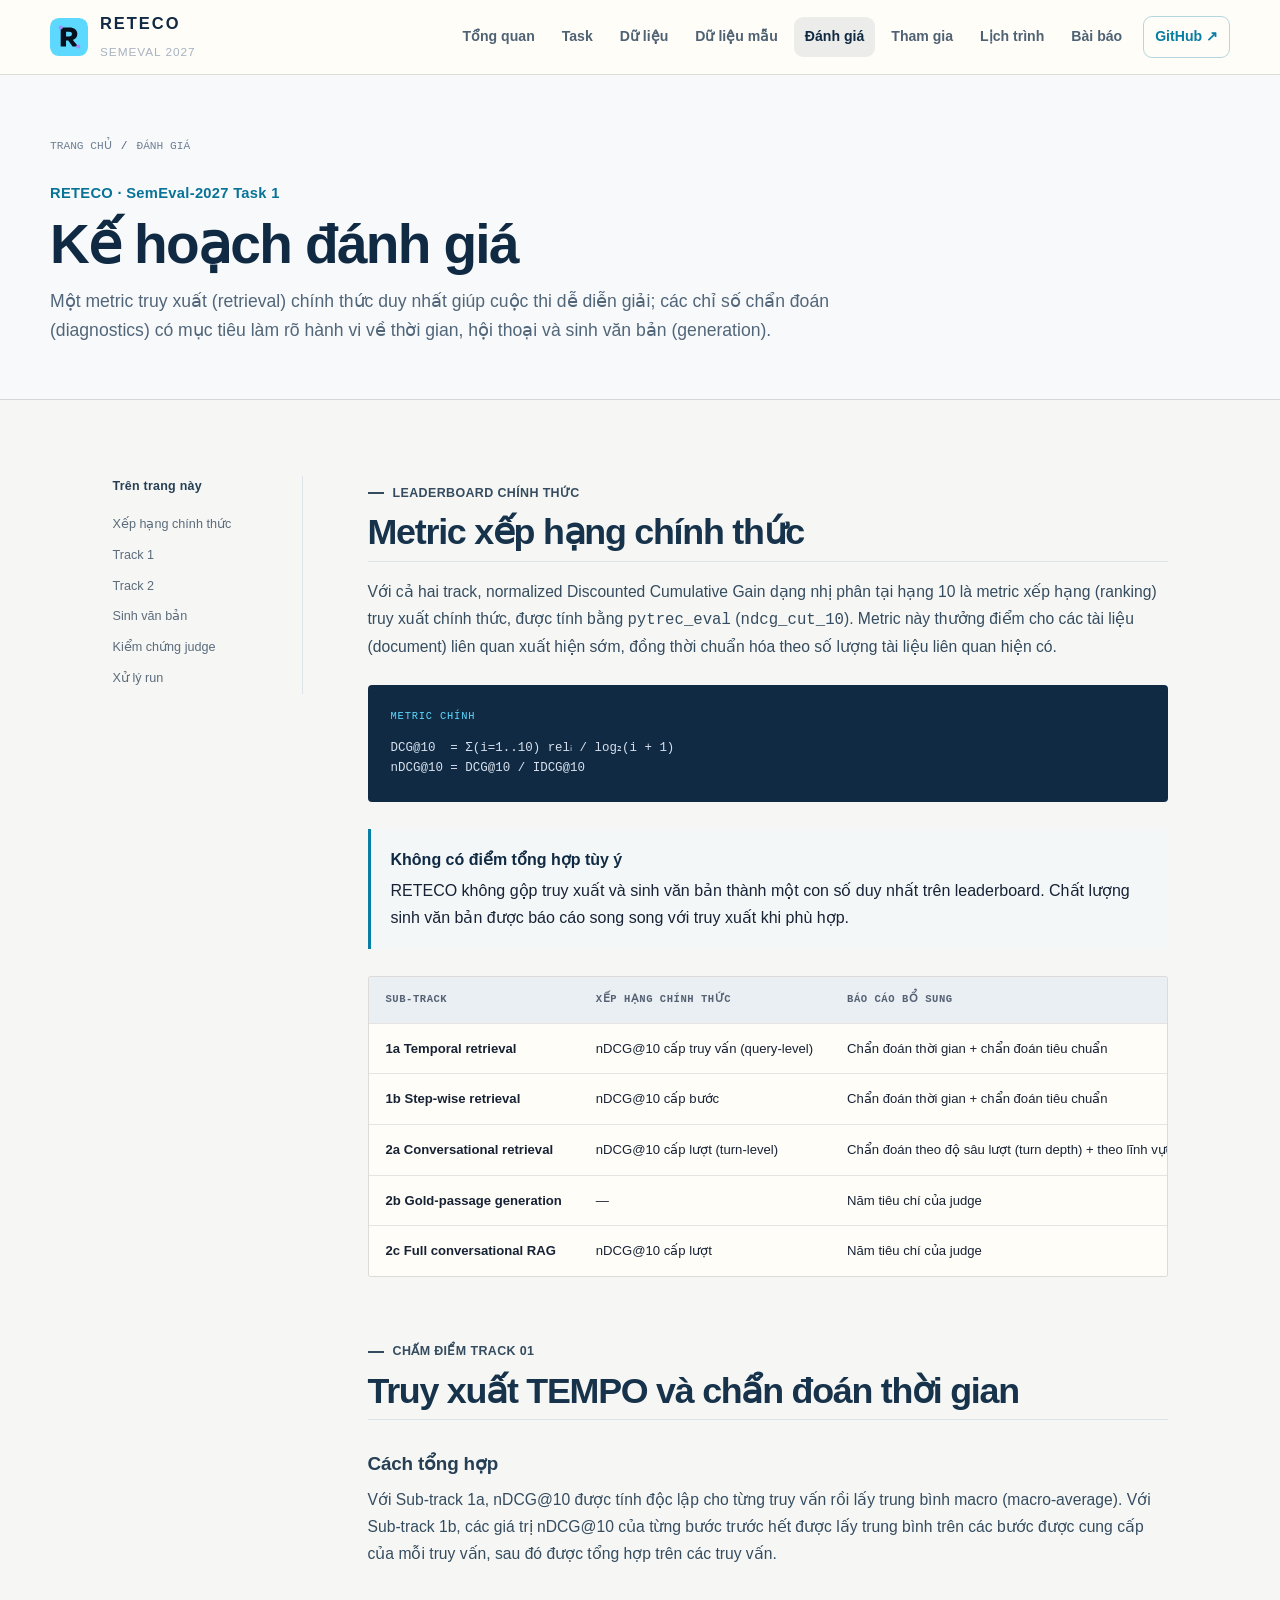
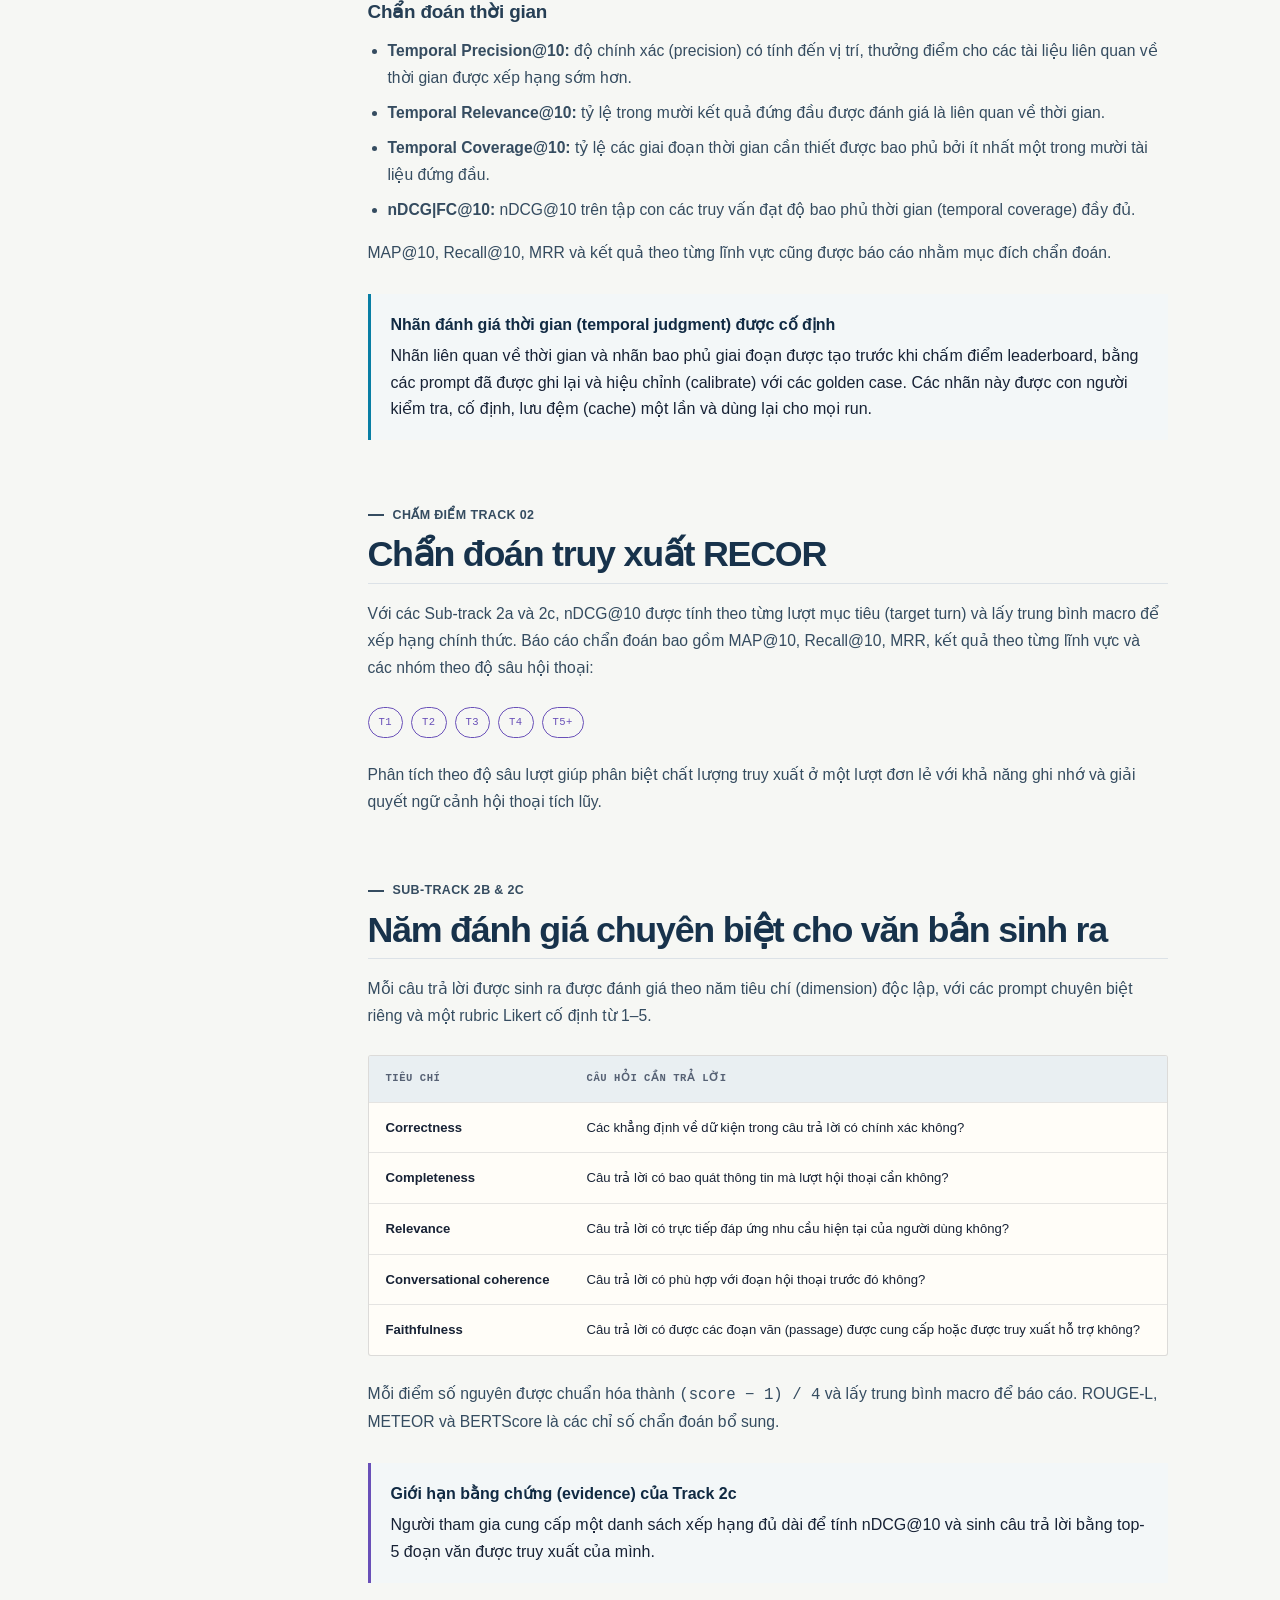
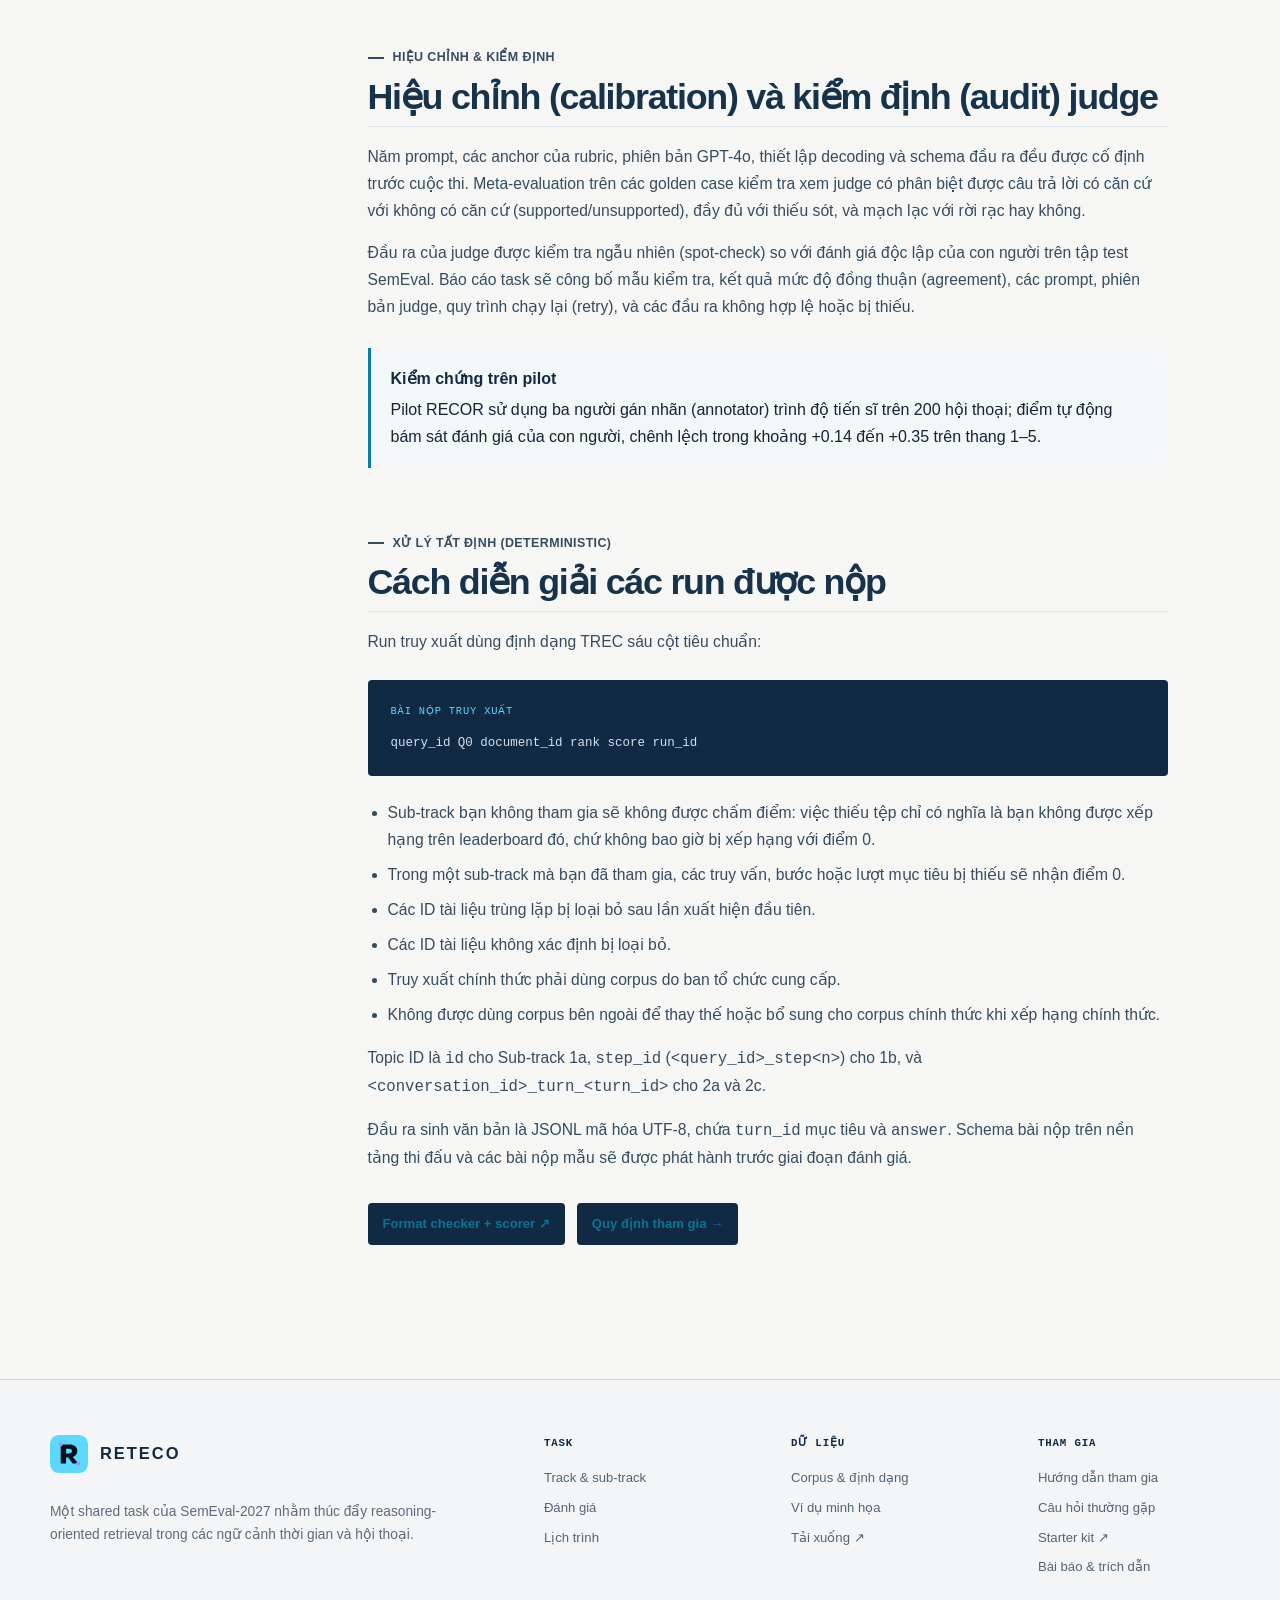
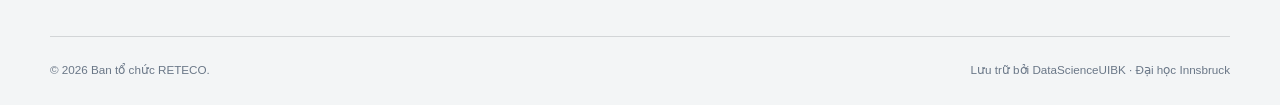
<file: docs/evaluation.html>
<!doctype html><html lang="vi"><head>
<meta charset="utf-8"><meta name="viewport" content="width=device-width, initial-scale=1"><meta name="description" content="Các metric đánh giá chính thức và chỉ số chẩn đoán của RETECO SemEval-2027."><meta name="theme-color" content="#f6f7f4"><title>Đánh giá — RETECO</title><link rel="icon" href="assets/brand/reteco-mark.svg" type="image/svg+xml"><link rel="stylesheet" href="assets/css/site.css"><script src="assets/js/site.js" defer></script></head><body>
<a class="skip-link" href="#main">Chuyển đến nội dung</a><header class="site-header"><div class="shell nav-wrap"><a class="brand" href="index.html"><img class="brand-mark" src="assets/brand/reteco-mark.svg" alt=""><span><span class="brand-name">RETECO</span><br><span class="brand-event">SemEval 2027</span></span></a><button class="nav-toggle" type="button" aria-label="Mở menu điều hướng" aria-expanded="false"><span></span><span></span><span></span></button><nav class="nav-links" aria-label="Điều hướng chính"><a href="index.html">Tổng quan</a><a href="task.html">Task</a><a href="data.html">Dữ liệu</a><a href="samples.html">Dữ liệu mẫu</a><a aria-current="page" href="evaluation.html">Đánh giá</a><a href="participate.html">Tham gia</a><a href="timeline.html">Lịch trình</a><a href="papers.html">Bài báo</a><a class="nav-cta" href="https://github.com/DataScienceUIBK/RETECO" target="_blank" rel="noreferrer">GitHub ↗</a></nav></div></header>
<main id="main"><header class="page-hero"><div class="shell"><div class="breadcrumbs"><a href="index.html">Trang chủ</a><span>/</span>Đánh giá</div><p class="eyebrow">RETECO · SemEval-2027 Task 1</p><h1>Kế hoạch đánh giá</h1><p class="lede">Một metric truy xuất (retrieval) chính thức duy nhất giúp cuộc thi dễ diễn giải; các chỉ số chẩn đoán (diagnostics) có mục tiêu làm rõ hành vi về thời gian, hội thoại và sinh văn bản (generation).</p></div></header>
<section class="section"><div class="shell toc-layout"><aside class="toc"><strong>Trên trang này</strong><a href="#official">Xếp hạng chính thức</a><a href="#track-1">Track 1</a><a href="#track-2">Track 2</a><a href="#generation">Sinh văn bản</a><a href="#validation">Kiểm chứng judge</a><a href="#submission">Xử lý run</a></aside><div class="prose">
<section id="official"><p class="eyebrow">Leaderboard chính thức</p><h2>Metric xếp hạng chính thức</h2><p>Với cả hai track, normalized Discounted Cumulative Gain dạng nhị phân tại hạng 10 là metric xếp hạng (ranking) truy xuất chính thức, được tính bằng <code>pytrec_eval</code> (<code>ndcg_cut_10</code>). Metric này thưởng điểm cho các tài liệu (document) liên quan xuất hiện sớm, đồng thời chuẩn hóa theo số lượng tài liệu liên quan hiện có.</p><div class="code-block"><span class="code-label">Metric chính</span><code>DCG@10  = Σ(i=1..10) relᵢ / log₂(i + 1)
nDCG@10 = DCG@10 / IDCG@10</code></div><div class="callout"><strong>Không có điểm tổng hợp tùy ý</strong>RETECO không gộp truy xuất và sinh văn bản thành một con số duy nhất trên leaderboard. Chất lượng sinh văn bản được báo cáo song song với truy xuất khi phù hợp.</div><div class="data-table-wrap"><table class="data-table"><thead><tr><th>Sub-track</th><th>Xếp hạng chính thức</th><th>Báo cáo bổ sung</th></tr></thead><tbody><tr><td>1a Temporal retrieval</td><td>nDCG@10 cấp truy vấn (query-level)</td><td>Chẩn đoán thời gian + chẩn đoán tiêu chuẩn</td></tr><tr><td>1b Step-wise retrieval</td><td>nDCG@10 cấp bước</td><td>Chẩn đoán thời gian + chẩn đoán tiêu chuẩn</td></tr><tr><td>2a Conversational retrieval</td><td>nDCG@10 cấp lượt (turn-level)</td><td>Chẩn đoán theo độ sâu lượt (turn depth) + theo lĩnh vực (domain)</td></tr><tr><td>2b Gold-passage generation</td><td>—</td><td>Năm tiêu chí của judge</td></tr><tr><td>2c Full conversational RAG</td><td>nDCG@10 cấp lượt</td><td>Năm tiêu chí của judge</td></tr></tbody></table></div></section>

<section id="track-1"><p class="eyebrow">Chấm điểm Track 01</p><h2>Truy xuất TEMPO và chẩn đoán thời gian</h2><h3>Cách tổng hợp</h3><p>Với Sub-track 1a, nDCG@10 được tính độc lập cho từng truy vấn rồi lấy trung bình macro (macro-average). Với Sub-track 1b, các giá trị nDCG@10 của từng bước trước hết được lấy trung bình trên các bước được cung cấp của mỗi truy vấn, sau đó được tổng hợp trên các truy vấn.</p><h3>Chẩn đoán thời gian</h3><ul><li><strong>Temporal Precision@10:</strong> độ chính xác (precision) có tính đến vị trí, thưởng điểm cho các tài liệu liên quan về thời gian được xếp hạng sớm hơn.</li><li><strong>Temporal Relevance@10:</strong> tỷ lệ trong mười kết quả đứng đầu được đánh giá là liên quan về thời gian.</li><li><strong>Temporal Coverage@10:</strong> tỷ lệ các giai đoạn thời gian cần thiết được bao phủ bởi ít nhất một trong mười tài liệu đứng đầu.</li><li><strong>nDCG|FC@10:</strong> nDCG@10 trên tập con các truy vấn đạt độ bao phủ thời gian (temporal coverage) đầy đủ.</li></ul><p>MAP@10, Recall@10, MRR và kết quả theo từng lĩnh vực cũng được báo cáo nhằm mục đích chẩn đoán.</p><div class="callout"><strong>Nhãn đánh giá thời gian (temporal judgment) được cố định</strong>Nhãn liên quan về thời gian và nhãn bao phủ giai đoạn được tạo trước khi chấm điểm leaderboard, bằng các prompt đã được ghi lại và hiệu chỉnh (calibrate) với các golden case. Các nhãn này được con người kiểm tra, cố định, lưu đệm (cache) một lần và dùng lại cho mọi run.</div></section>

<section id="track-2"><p class="eyebrow">Chấm điểm Track 02</p><h2>Chẩn đoán truy xuất RECOR</h2><p>Với các Sub-track 2a và 2c, nDCG@10 được tính theo từng lượt mục tiêu (target turn) và lấy trung bình macro để xếp hạng chính thức. Báo cáo chẩn đoán bao gồm MAP@10, Recall@10, MRR, kết quả theo từng lĩnh vực và các nhóm theo độ sâu hội thoại:</p><div class="pill-row" style="color:#6950b8"><span class="pill">T1</span><span class="pill">T2</span><span class="pill">T3</span><span class="pill">T4</span><span class="pill">T5+</span></div><p style="margin-top:24px">Phân tích theo độ sâu lượt giúp phân biệt chất lượng truy xuất ở một lượt đơn lẻ với khả năng ghi nhớ và giải quyết ngữ cảnh hội thoại tích lũy.</p></section>

<section id="generation"><p class="eyebrow">Sub-track 2b & 2c</p><h2>Năm đánh giá chuyên biệt cho văn bản sinh ra</h2><p>Mỗi câu trả lời được sinh ra được đánh giá theo năm tiêu chí (dimension) độc lập, với các prompt chuyên biệt riêng và một rubric Likert cố định từ 1–5.</p><div class="data-table-wrap"><table class="data-table"><thead><tr><th>Tiêu chí</th><th>Câu hỏi cần trả lời</th></tr></thead><tbody><tr><td>Correctness</td><td>Các khẳng định về dữ kiện trong câu trả lời có chính xác không?</td></tr><tr><td>Completeness</td><td>Câu trả lời có bao quát thông tin mà lượt hội thoại cần không?</td></tr><tr><td>Relevance</td><td>Câu trả lời có trực tiếp đáp ứng nhu cầu hiện tại của người dùng không?</td></tr><tr><td>Conversational coherence</td><td>Câu trả lời có phù hợp với đoạn hội thoại trước đó không?</td></tr><tr><td>Faithfulness</td><td>Câu trả lời có được các đoạn văn (passage) được cung cấp hoặc được truy xuất hỗ trợ không?</td></tr></tbody></table></div><p>Mỗi điểm số nguyên được chuẩn hóa thành <code>(score − 1) / 4</code> và lấy trung bình macro để báo cáo. ROUGE-L, METEOR và BERTScore là các chỉ số chẩn đoán bổ sung.</p><div class="callout callout--violet"><strong>Giới hạn bằng chứng (evidence) của Track 2c</strong>Người tham gia cung cấp một danh sách xếp hạng đủ dài để tính nDCG@10 và sinh câu trả lời bằng top-5 đoạn văn được truy xuất của mình.</div></section>

<section id="validation"><p class="eyebrow">Hiệu chỉnh &amp; kiểm định</p><h2>Hiệu chỉnh (calibration) và kiểm định (audit) judge</h2><p>Năm prompt, các anchor của rubric, phiên bản GPT-4o, thiết lập decoding và schema đầu ra đều được cố định trước cuộc thi. Meta-evaluation trên các golden case kiểm tra xem judge có phân biệt được câu trả lời có căn cứ với không có căn cứ (supported/unsupported), đầy đủ với thiếu sót, và mạch lạc với rời rạc hay không.</p><p>Đầu ra của judge được kiểm tra ngẫu nhiên (spot-check) so với đánh giá độc lập của con người trên tập test SemEval. Báo cáo task sẽ công bố mẫu kiểm tra, kết quả mức độ đồng thuận (agreement), các prompt, phiên bản judge, quy trình chạy lại (retry), và các đầu ra không hợp lệ hoặc bị thiếu.</p><div class="callout"><strong>Kiểm chứng trên pilot</strong>Pilot RECOR sử dụng ba người gán nhãn (annotator) trình độ tiến sĩ trên 200 hội thoại; điểm tự động bám sát đánh giá của con người, chênh lệch trong khoảng +0.14 đến +0.35 trên thang 1–5.</div></section>

<section id="submission"><p class="eyebrow">Xử lý tất định (deterministic)</p><h2>Cách diễn giải các run được nộp</h2><p>Run truy xuất dùng định dạng TREC sáu cột tiêu chuẩn:</p><div class="code-block"><span class="code-label">Bài nộp truy xuất</span><code>query_id Q0 document_id rank score run_id</code></div><ul><li>Sub-track bạn không tham gia sẽ không được chấm điểm: việc thiếu tệp chỉ có nghĩa là bạn không được xếp hạng trên leaderboard đó, chứ không bao giờ bị xếp hạng với điểm 0.</li><li>Trong một sub-track mà bạn đã tham gia, các truy vấn, bước hoặc lượt mục tiêu bị thiếu sẽ nhận điểm 0.</li><li>Các ID tài liệu trùng lặp bị loại bỏ sau lần xuất hiện đầu tiên.</li><li>Các ID tài liệu không xác định bị loại bỏ.</li><li>Truy xuất chính thức phải dùng corpus do ban tổ chức cung cấp.</li><li>Không được dùng corpus bên ngoài để thay thế hoặc bổ sung cho corpus chính thức khi xếp hạng chính thức.</li></ul><p>Topic ID là <code>id</code> cho Sub-track 1a, <code>step_id</code> (<code>&lt;query_id&gt;_step&lt;n&gt;</code>) cho 1b, và <code>&lt;conversation_id&gt;_turn_&lt;turn_id&gt;</code> cho 2a và 2c.</p><p>Đầu ra sinh văn bản là JSONL mã hóa UTF-8, chứa <code>turn_id</code> mục tiêu và <code>answer</code>. Schema bài nộp trên nền tảng thi đấu và các bài nộp mẫu sẽ được phát hành trước giai đoạn đánh giá.</p><div class="button-row"><a class="button" href="https://github.com/DataScienceUIBK/RETECO/tree/main/starter_kit">Format checker + scorer ↗</a><a class="button" href="participate.html">Quy định tham gia →</a></div></section>
</div></div></section></main>
<footer class="site-footer"><div class="shell"><div class="footer-grid"><div class="footer-brand"><a class="brand" href="index.html"><img class="brand-mark" src="assets/brand/reteco-mark.svg" alt=""><span class="brand-name">RETECO</span></a><p>Một shared task của SemEval-2027 nhằm thúc đẩy reasoning-oriented retrieval trong các ngữ cảnh thời gian và hội thoại.</p></div><div class="footer-col"><strong>Task</strong><a href="task.html">Track &amp; sub-track</a><a href="evaluation.html">Đánh giá</a><a href="timeline.html">Lịch trình</a></div><div class="footer-col"><strong>Dữ liệu</strong><a href="data.html">Corpus &amp; định dạng</a><a href="samples.html">Ví dụ minh họa</a><a href="https://huggingface.co/datasets/DataScience-UIBK/RETECO-SemEval2027">Tải xuống ↗</a></div><div class="footer-col"><strong>Tham gia</strong><a href="participate.html">Hướng dẫn tham gia</a><a href="participate.html#faq">Câu hỏi thường gặp</a><a href="https://github.com/DataScienceUIBK/RETECO/tree/main/starter_kit">Starter kit ↗</a><a href="papers.html">Bài báo &amp; trích dẫn</a></div></div><div class="footer-bottom"><span>© <span data-year>2026</span> Ban tổ chức RETECO.</span><span>Lưu trữ bởi DataScienceUIBK · Đại học Innsbruck</span></div></div></footer></body></html>
</file>
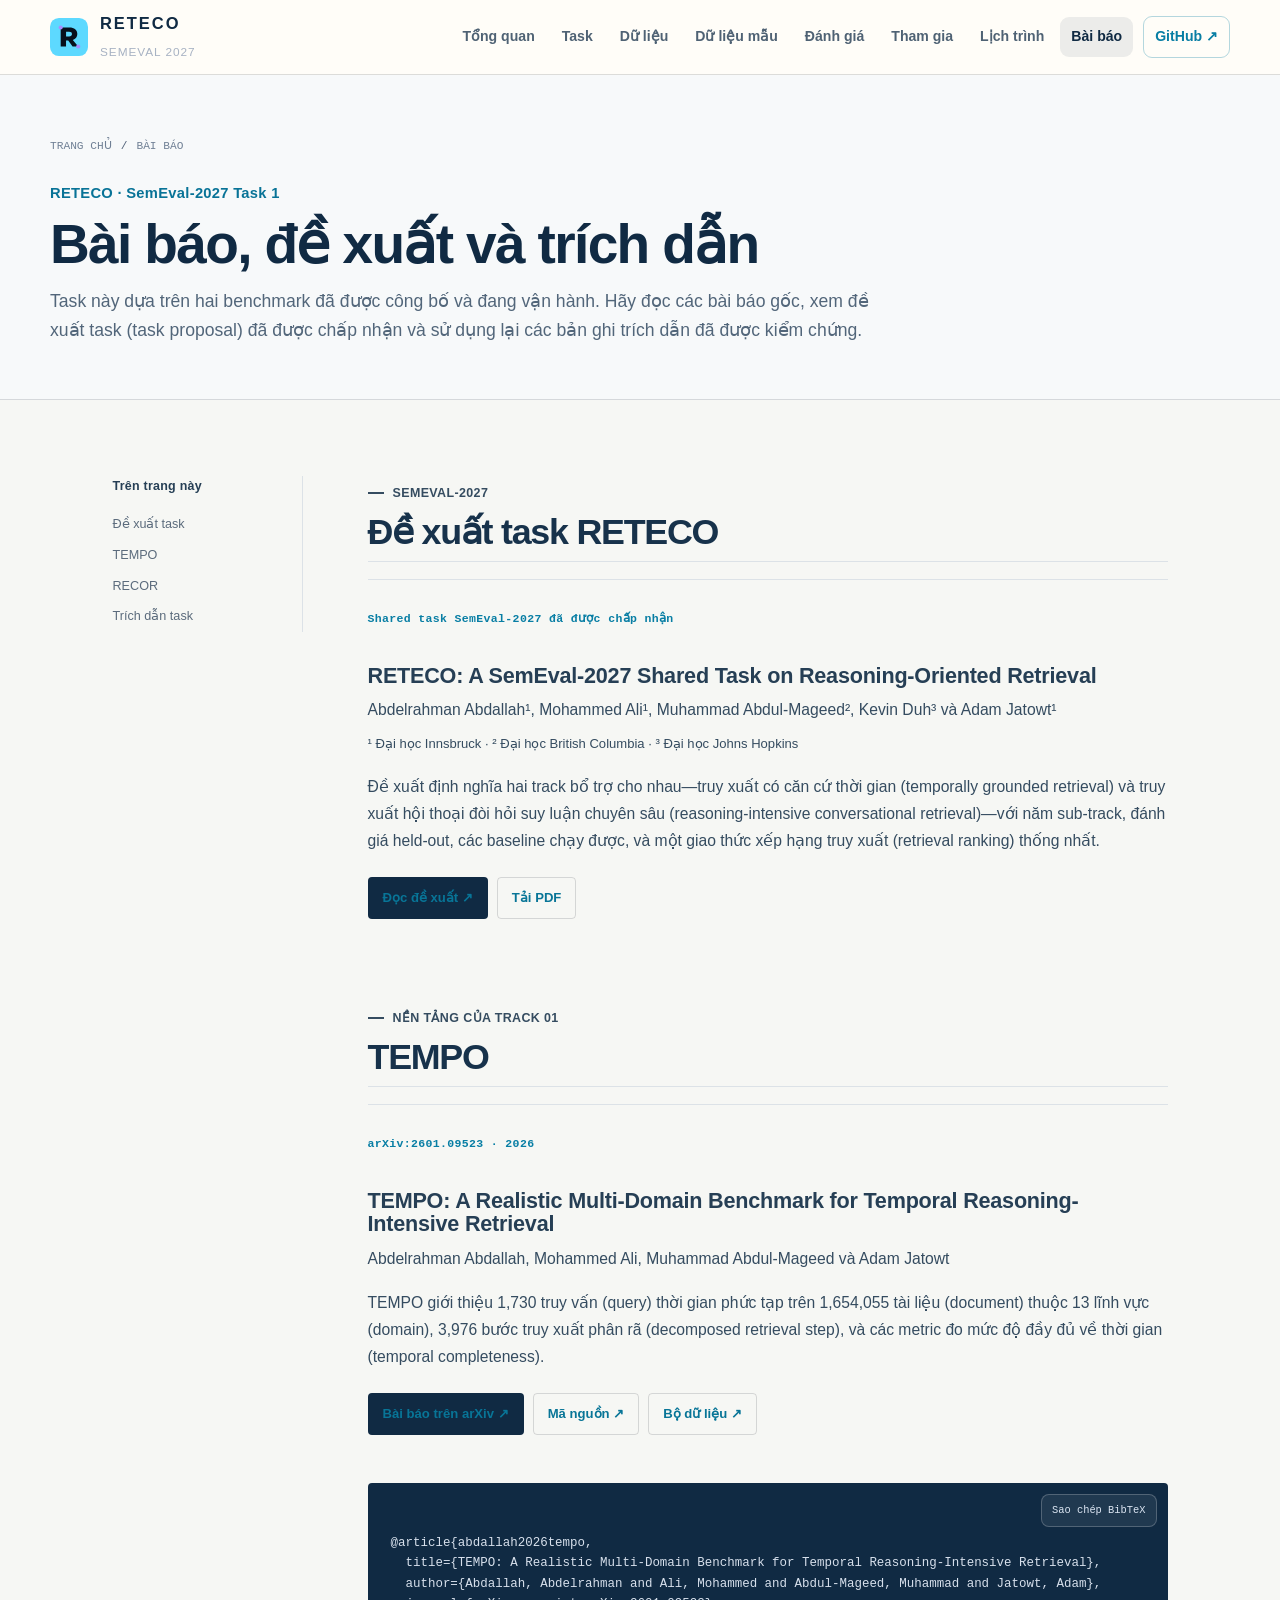
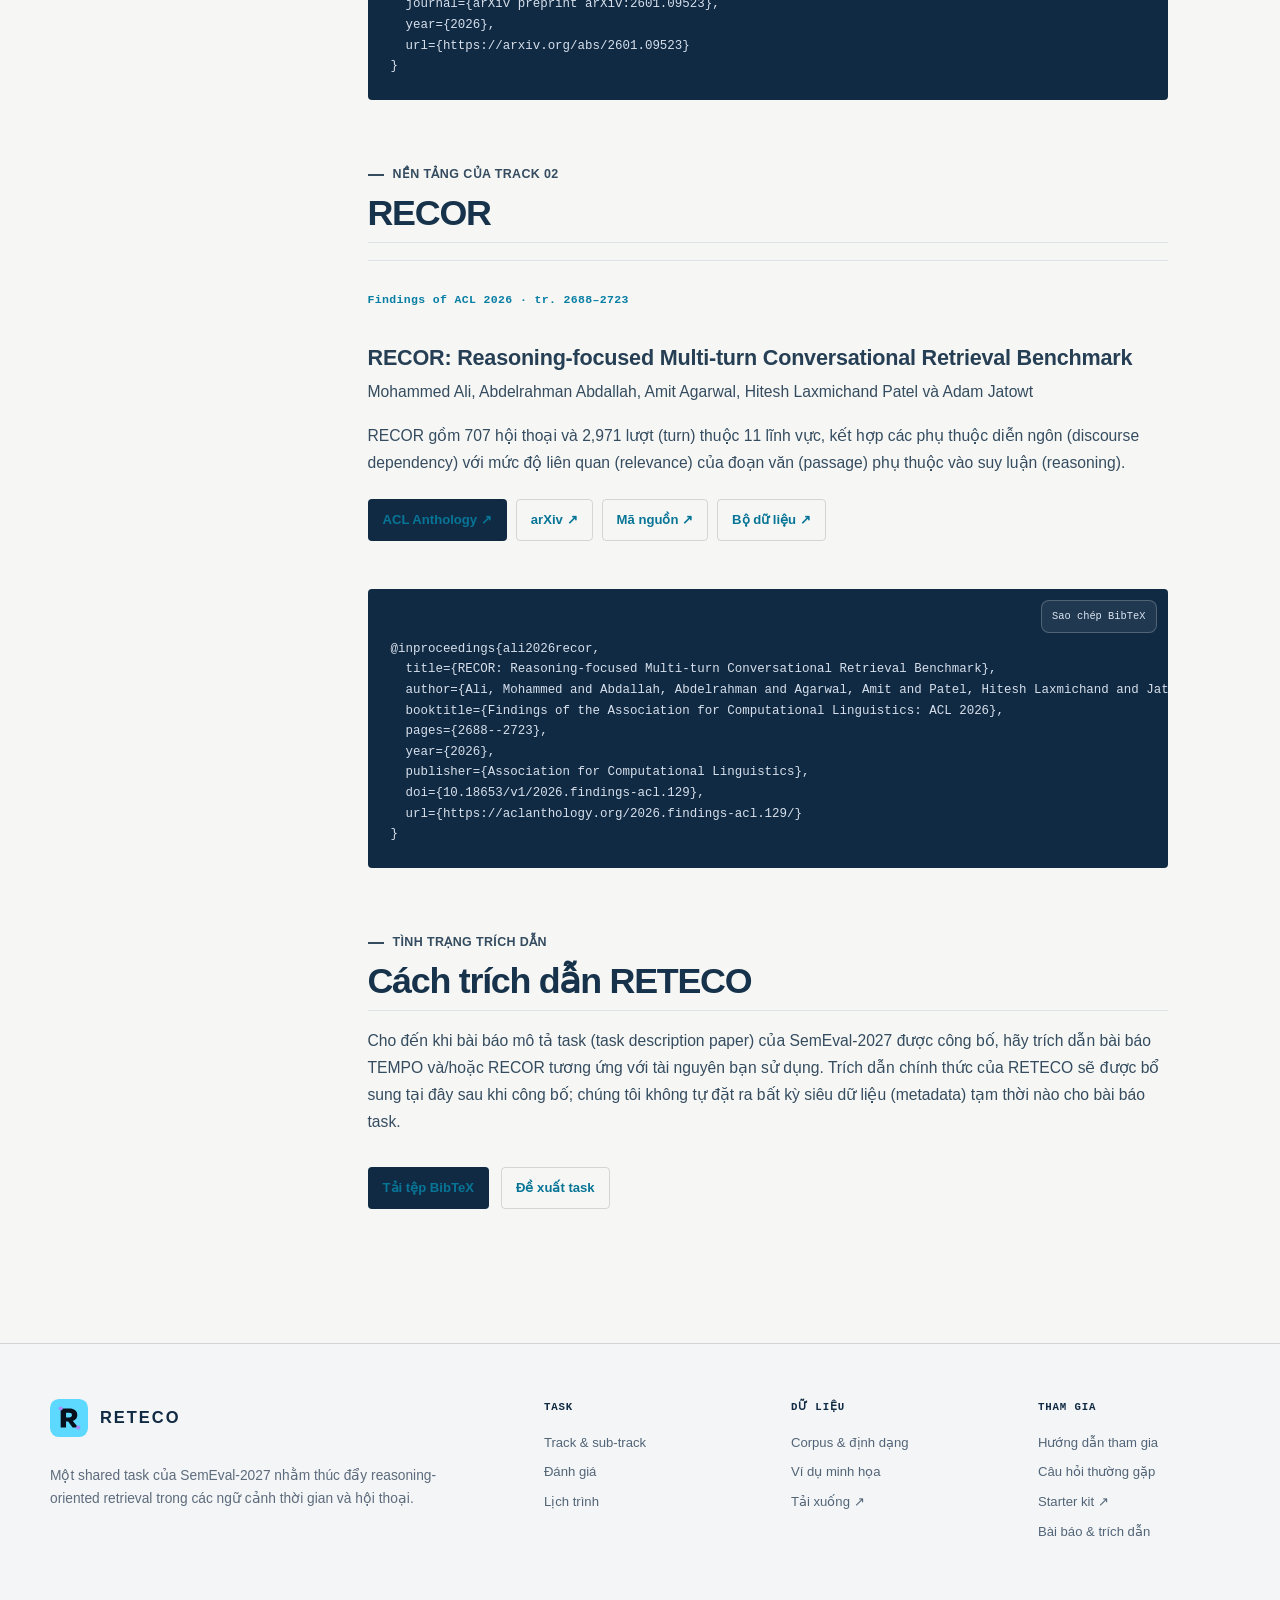
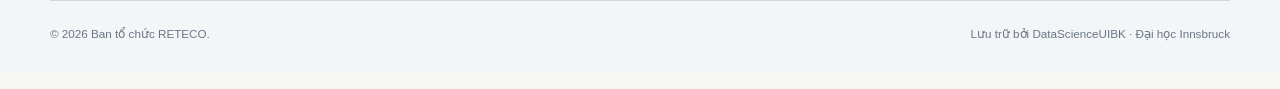
<file: docs/papers.html>
<!doctype html><html lang="vi"><head><meta charset="utf-8"><meta name="viewport" content="width=device-width, initial-scale=1"><meta name="description" content="Đề xuất RETECO, các bài báo TEMPO và RECOR, và các bản ghi trích dẫn."><meta name="theme-color" content="#f6f7f4"><title>Bài báo & trích dẫn — RETECO</title><link rel="icon" href="assets/brand/reteco-mark.svg" type="image/svg+xml"><link rel="stylesheet" href="assets/css/site.css"><script src="assets/js/site.js" defer></script></head><body>
<a class="skip-link" href="#main">Chuyển đến nội dung</a><header class="site-header"><div class="shell nav-wrap"><a class="brand" href="index.html"><img class="brand-mark" src="assets/brand/reteco-mark.svg" alt=""><span><span class="brand-name">RETECO</span><br><span class="brand-event">SemEval 2027</span></span></a><button class="nav-toggle" type="button" aria-label="Mở menu điều hướng" aria-expanded="false"><span></span><span></span><span></span></button><nav class="nav-links" aria-label="Điều hướng chính"><a href="index.html">Tổng quan</a><a href="task.html">Task</a><a href="data.html">Dữ liệu</a><a href="samples.html">Dữ liệu mẫu</a><a href="evaluation.html">Đánh giá</a><a href="participate.html">Tham gia</a><a href="timeline.html">Lịch trình</a><a aria-current="page" href="papers.html">Bài báo</a><a class="nav-cta" href="https://github.com/DataScienceUIBK/RETECO" target="_blank" rel="noreferrer">GitHub ↗</a></nav></div></header>
<main id="main"><header class="page-hero"><div class="shell"><div class="breadcrumbs"><a href="index.html">Trang chủ</a><span>/</span>Bài báo</div><p class="eyebrow">RETECO · SemEval-2027 Task 1</p><h1>Bài báo, đề xuất và trích dẫn</h1><p class="lede">Task này dựa trên hai benchmark đã được công bố và đang vận hành. Hãy đọc các bài báo gốc, xem đề xuất task (task proposal) đã được chấp nhận và sử dụng lại các bản ghi trích dẫn đã được kiểm chứng.</p></div></header>
<section class="section"><div class="shell toc-layout"><aside class="toc"><strong>Trên trang này</strong><a href="#proposal">Đề xuất task</a><a href="#tempo-paper">TEMPO</a><a href="#recor-paper">RECOR</a><a href="#task-citation">Trích dẫn task</a></aside><div class="prose">
<section id="proposal"><p class="eyebrow">SemEval-2027</p><h2>Đề xuất task RETECO</h2><article class="paper-card"><span class="paper-venue">Shared task SemEval-2027 đã được chấp nhận</span><h3>RETECO: A SemEval-2027 Shared Task on Reasoning-Oriented Retrieval</h3><p class="paper-authors">Abdelrahman Abdallah¹, Mohammed Ali¹, Muhammad Abdul-Mageed², Kevin Duh³ và Adam Jatowt¹</p><p class="paper-authors"><small>¹ Đại học Innsbruck · ² Đại học British Columbia · ³ Đại học Johns Hopkins</small></p><p class="paper-summary">Đề xuất định nghĩa hai track bổ trợ cho nhau—truy xuất có căn cứ thời gian (temporally grounded retrieval) và truy xuất hội thoại đòi hỏi suy luận chuyên sâu (reasoning-intensive conversational retrieval)—với năm sub-track, đánh giá held-out, các baseline chạy được, và một giao thức xếp hạng truy xuất (retrieval ranking) thống nhất.</p><div class="paper-actions"><a class="button" href="assets/papers/RETECO_SemEval_2027_Proposal.pdf" target="_blank" rel="noreferrer">Đọc đề xuất ↗</a><a class="button button--paper" href="assets/papers/RETECO_SemEval_2027_Proposal.pdf" download>Tải PDF</a></div></article></section>

<section id="tempo-paper"><p class="eyebrow">Nền tảng của Track 01</p><h2>TEMPO</h2><article class="paper-card"><span class="paper-venue">arXiv:2601.09523 · 2026</span><h3>TEMPO: A Realistic Multi-Domain Benchmark for Temporal Reasoning-Intensive Retrieval</h3><p class="paper-authors">Abdelrahman Abdallah, Mohammed Ali, Muhammad Abdul-Mageed và Adam Jatowt</p><p class="paper-summary">TEMPO giới thiệu 1,730 truy vấn (query) thời gian phức tạp trên 1,654,055 tài liệu (document) thuộc 13 lĩnh vực (domain), 3,976 bước truy xuất phân rã (decomposed retrieval step), và các metric đo mức độ đầy đủ về thời gian (temporal completeness).</p><div class="paper-actions"><a class="button" href="https://arxiv.org/abs/2601.09523" target="_blank" rel="noreferrer">Bài báo trên arXiv ↗</a><a class="button button--paper" href="https://github.com/tempo-bench/Tempo" target="_blank" rel="noreferrer">Mã nguồn ↗</a><a class="button button--paper" href="https://huggingface.co/datasets/tempo26/Tempo" target="_blank" rel="noreferrer">Bộ dữ liệu ↗</a></div></article><div class="citation-wrap"><button class="copy-button" type="button" data-copy-target="tempo-bib">Sao chép BibTeX</button><pre class="code-block"><code id="tempo-bib">@article{abdallah2026tempo,
  title={TEMPO: A Realistic Multi-Domain Benchmark for Temporal Reasoning-Intensive Retrieval},
  author={Abdallah, Abdelrahman and Ali, Mohammed and Abdul-Mageed, Muhammad and Jatowt, Adam},
  journal={arXiv preprint arXiv:2601.09523},
  year={2026},
  url={https://arxiv.org/abs/2601.09523}
}</code></pre></div></section>

<section id="recor-paper"><p class="eyebrow">Nền tảng của Track 02</p><h2>RECOR</h2><article class="paper-card"><span class="paper-venue">Findings of ACL 2026 · tr. 2688–2723</span><h3>RECOR: Reasoning-focused Multi-turn Conversational Retrieval Benchmark</h3><p class="paper-authors">Mohammed Ali, Abdelrahman Abdallah, Amit Agarwal, Hitesh Laxmichand Patel và Adam Jatowt</p><p class="paper-summary">RECOR gồm 707 hội thoại và 2,971 lượt (turn) thuộc 11 lĩnh vực, kết hợp các phụ thuộc diễn ngôn (discourse dependency) với mức độ liên quan (relevance) của đoạn văn (passage) phụ thuộc vào suy luận (reasoning).</p><div class="paper-actions"><a class="button" href="https://aclanthology.org/2026.findings-acl.129/" target="_blank" rel="noreferrer">ACL Anthology ↗</a><a class="button button--paper" href="https://arxiv.org/abs/2601.05461" target="_blank" rel="noreferrer">arXiv ↗</a><a class="button button--paper" href="https://github.com/RECOR-Benchmark/RECOR" target="_blank" rel="noreferrer">Mã nguồn ↗</a><a class="button button--paper" href="https://huggingface.co/datasets/RECOR-Benchmark/RECOR" target="_blank" rel="noreferrer">Bộ dữ liệu ↗</a></div></article><div class="citation-wrap"><button class="copy-button" type="button" data-copy-target="recor-bib">Sao chép BibTeX</button><pre class="code-block"><code id="recor-bib">@inproceedings{ali2026recor,
  title={RECOR: Reasoning-focused Multi-turn Conversational Retrieval Benchmark},
  author={Ali, Mohammed and Abdallah, Abdelrahman and Agarwal, Amit and Patel, Hitesh Laxmichand and Jatowt, Adam},
  booktitle={Findings of the Association for Computational Linguistics: ACL 2026},
  pages={2688--2723},
  year={2026},
  publisher={Association for Computational Linguistics},
  doi={10.18653/v1/2026.findings-acl.129},
  url={https://aclanthology.org/2026.findings-acl.129/}
}</code></pre></div></section>

<section id="task-citation"><p class="eyebrow">Tình trạng trích dẫn</p><h2>Cách trích dẫn RETECO</h2><p>Cho đến khi bài báo mô tả task (task description paper) của SemEval-2027 được công bố, hãy trích dẫn bài báo TEMPO và/hoặc RECOR tương ứng với tài nguyên bạn sử dụng. Trích dẫn chính thức của RETECO sẽ được bổ sung tại đây sau khi công bố; chúng tôi không tự đặt ra bất kỳ siêu dữ liệu (metadata) tạm thời nào cho bài báo task.</p><div class="button-row"><a class="button" href="assets/papers/RETECO_references.bib" download>Tải tệp BibTeX</a><a class="button button--paper" href="assets/papers/RETECO_SemEval_2027_Proposal.pdf">Đề xuất task</a></div></section>
</div></div></section></main>
<footer class="site-footer"><div class="shell"><div class="footer-grid"><div class="footer-brand"><a class="brand" href="index.html"><img class="brand-mark" src="assets/brand/reteco-mark.svg" alt=""><span class="brand-name">RETECO</span></a><p>Một shared task của SemEval-2027 nhằm thúc đẩy reasoning-oriented retrieval trong các ngữ cảnh thời gian và hội thoại.</p></div><div class="footer-col"><strong>Task</strong><a href="task.html">Track &amp; sub-track</a><a href="evaluation.html">Đánh giá</a><a href="timeline.html">Lịch trình</a></div><div class="footer-col"><strong>Dữ liệu</strong><a href="data.html">Corpus &amp; định dạng</a><a href="samples.html">Ví dụ minh họa</a><a href="https://huggingface.co/datasets/DataScience-UIBK/RETECO-SemEval2027">Tải xuống ↗</a></div><div class="footer-col"><strong>Tham gia</strong><a href="participate.html">Hướng dẫn tham gia</a><a href="participate.html#faq">Câu hỏi thường gặp</a><a href="https://github.com/DataScienceUIBK/RETECO/tree/main/starter_kit">Starter kit ↗</a><a href="papers.html">Bài báo &amp; trích dẫn</a></div></div><div class="footer-bottom"><span>© <span data-year>2026</span> Ban tổ chức RETECO.</span><span>Lưu trữ bởi DataScienceUIBK · Đại học Innsbruck</span></div></div></footer></body></html>
</file>
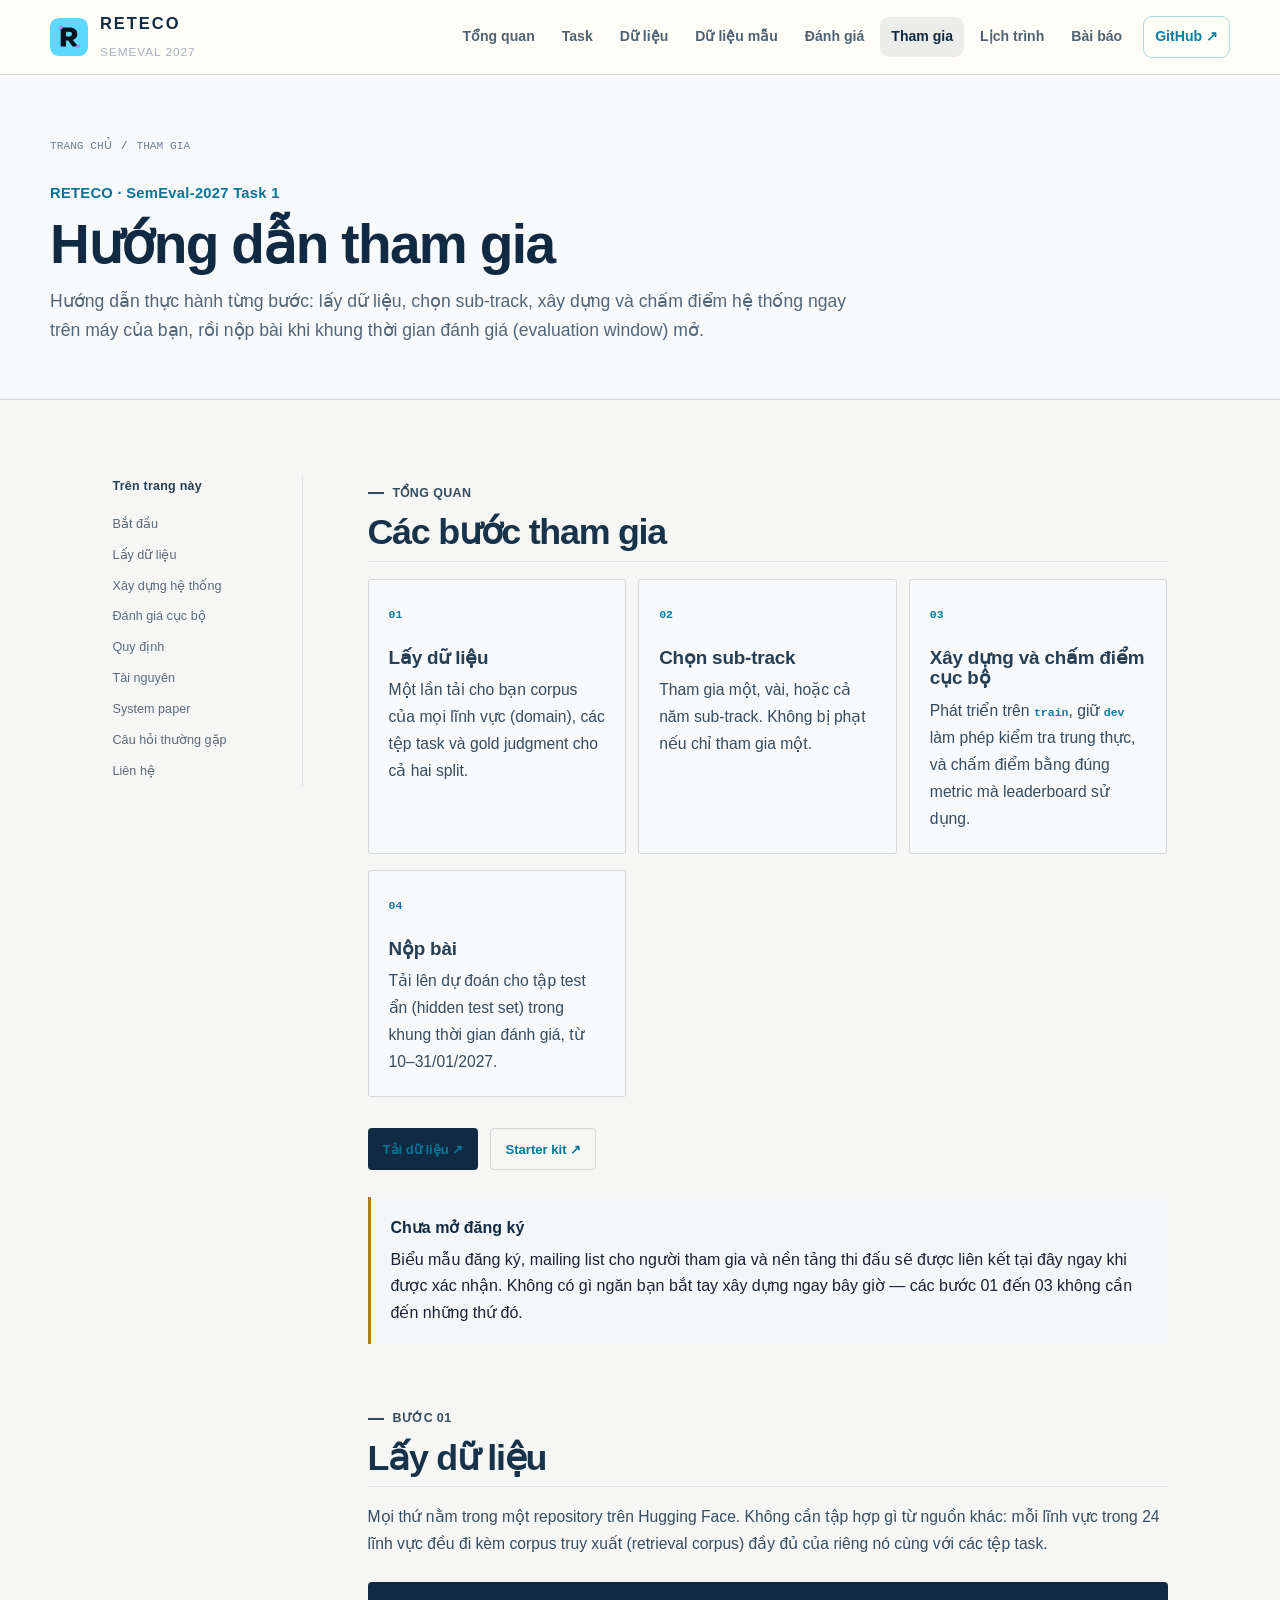
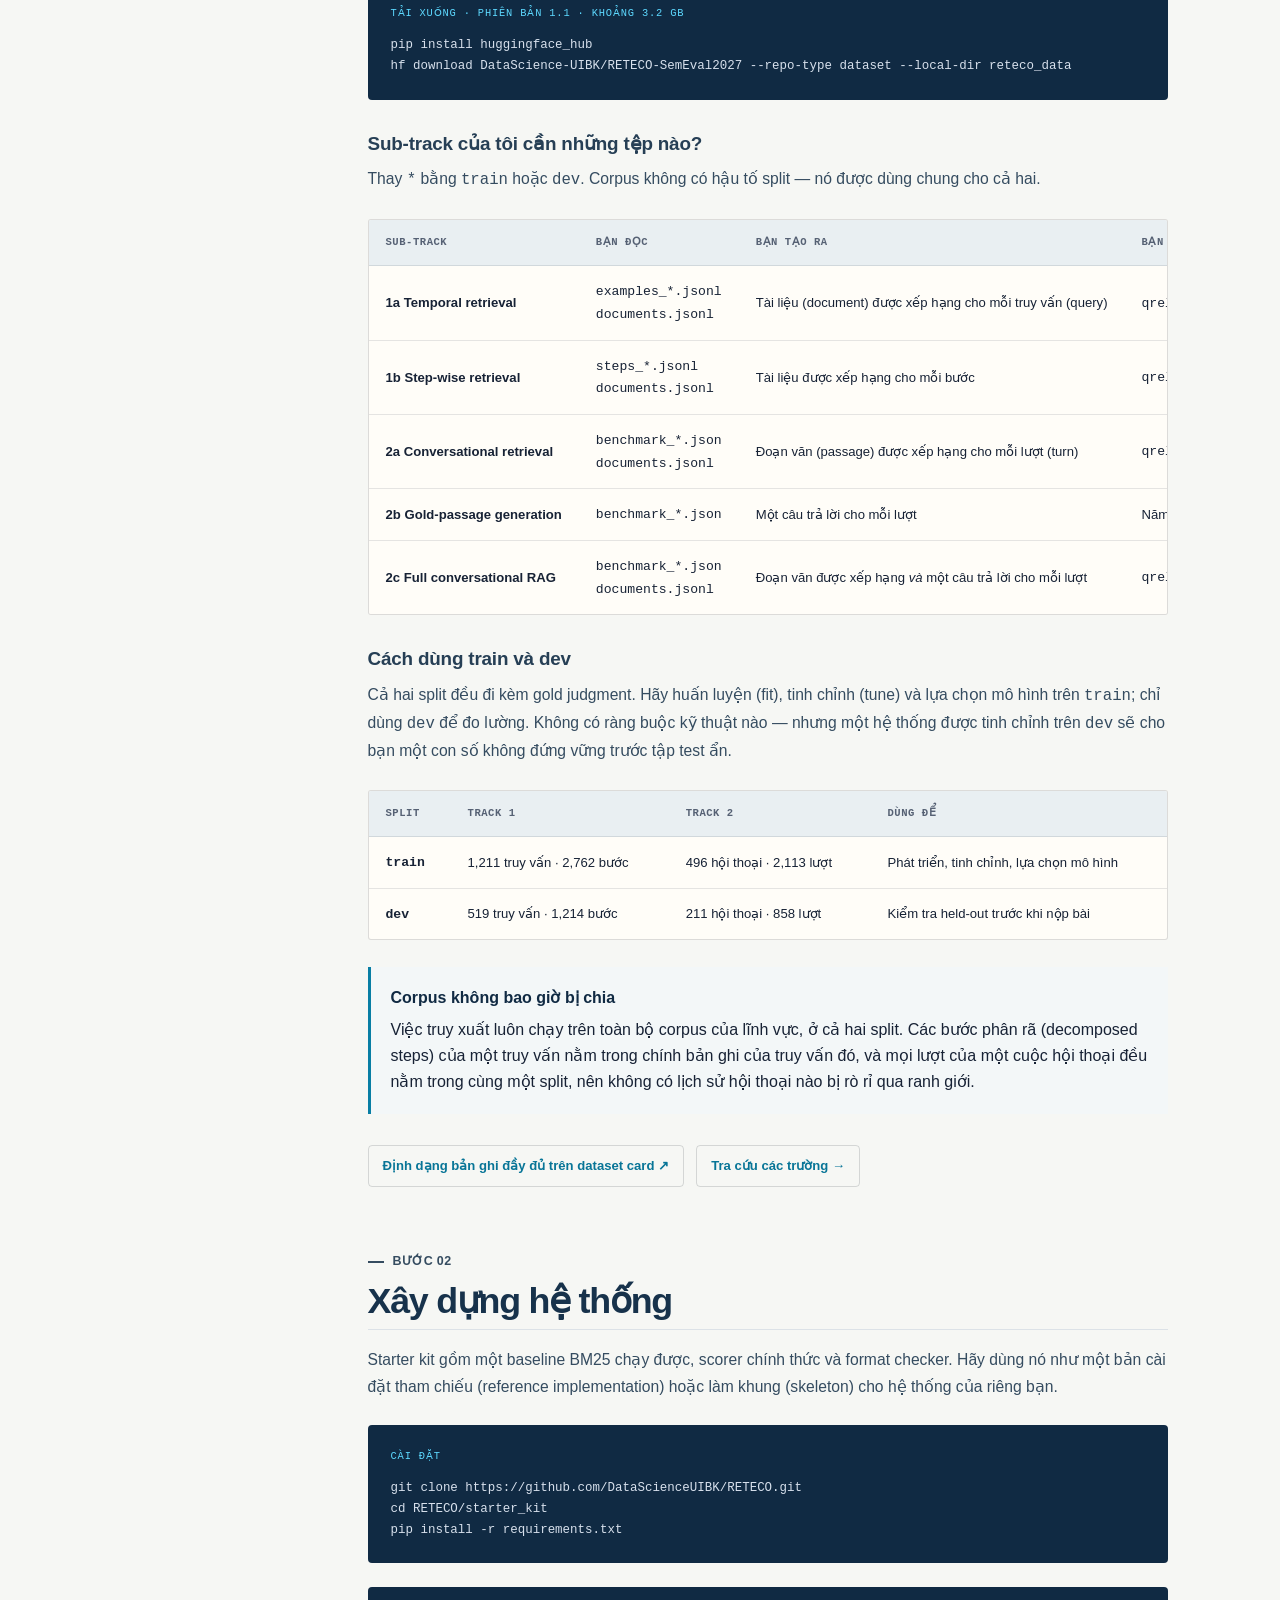
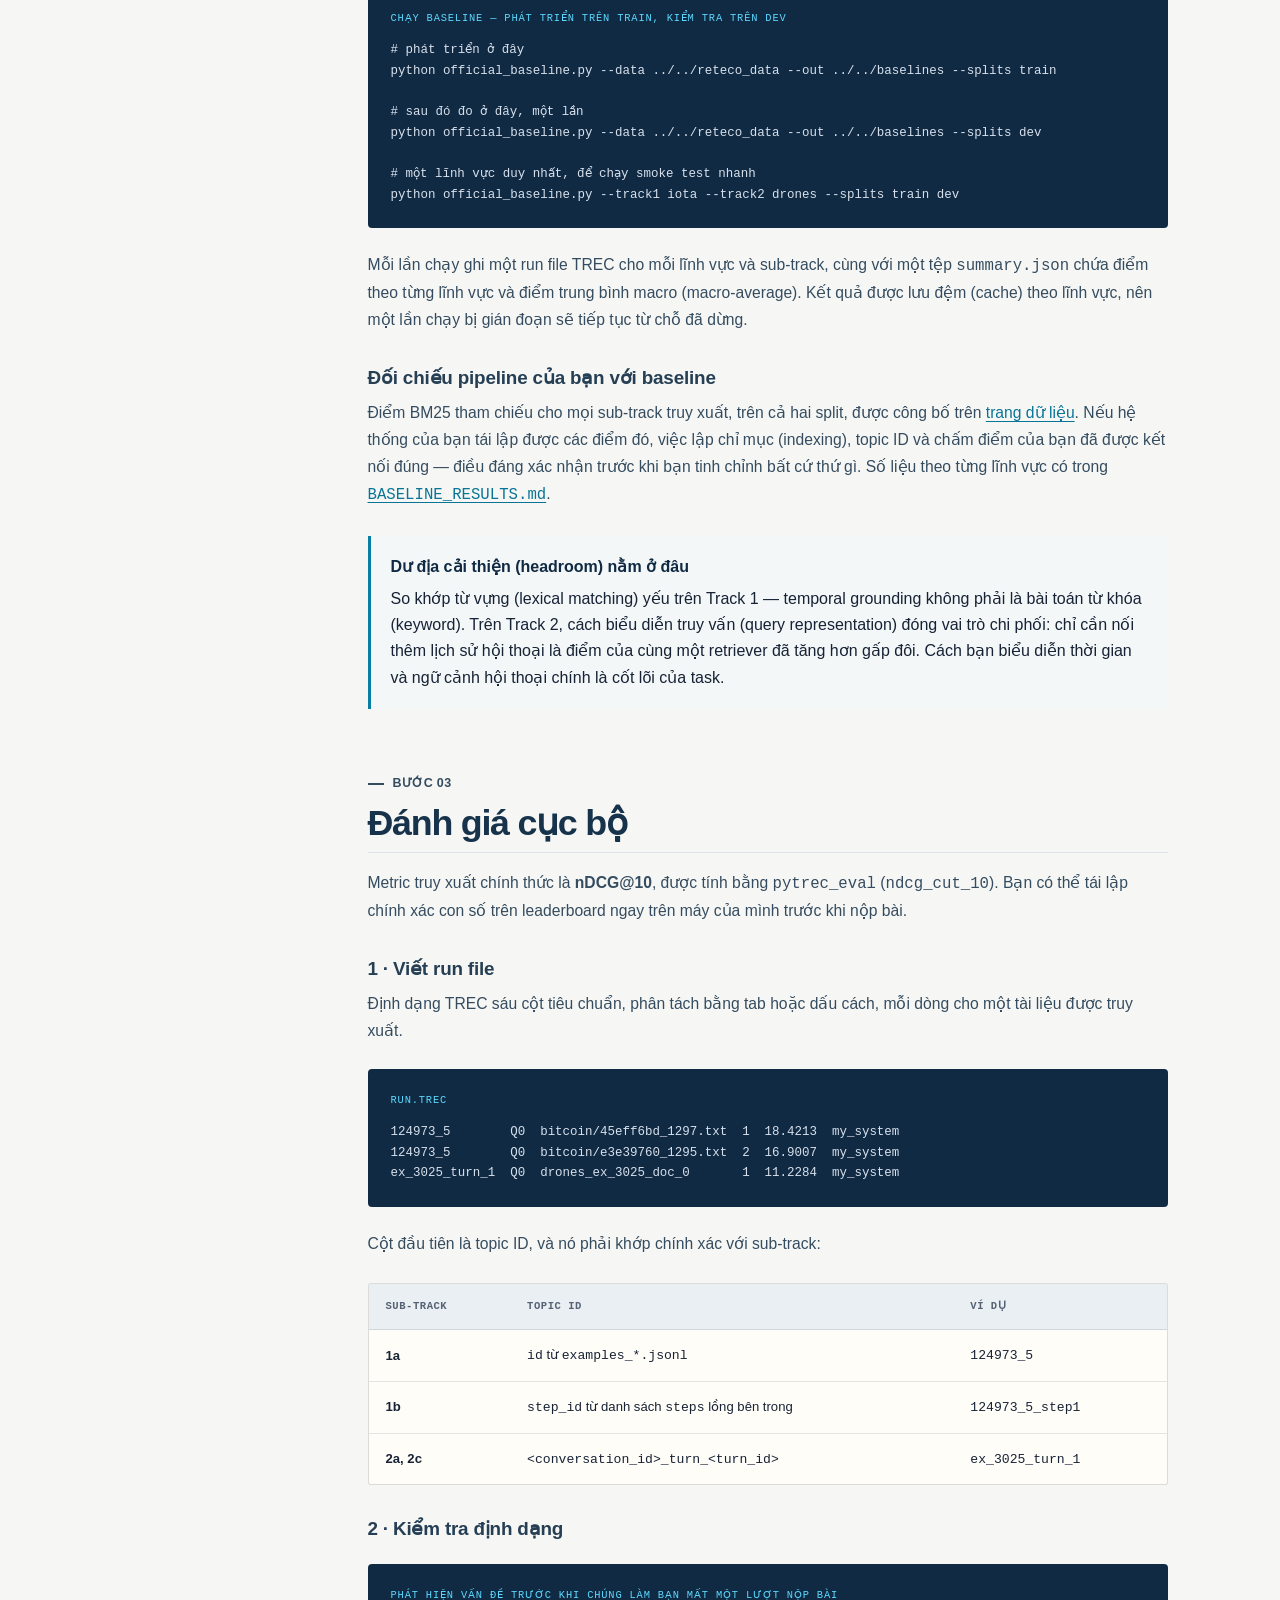
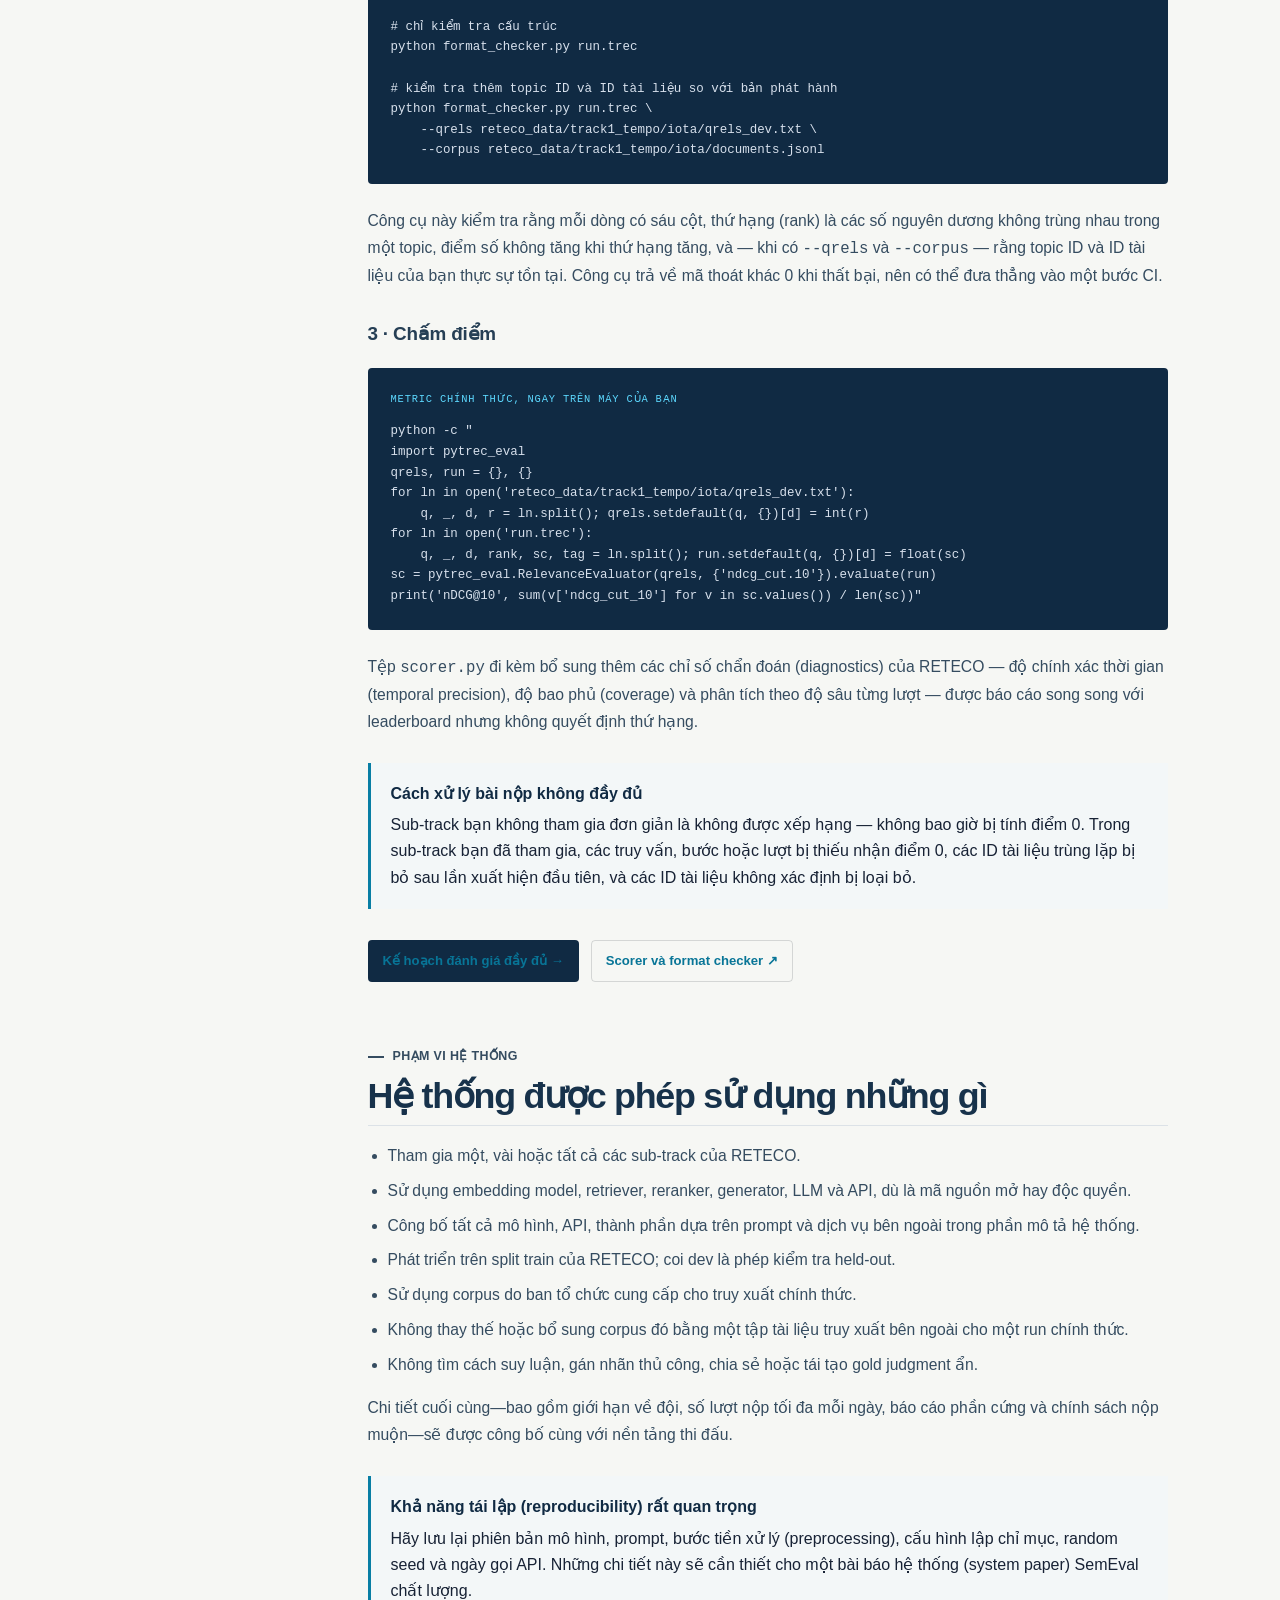
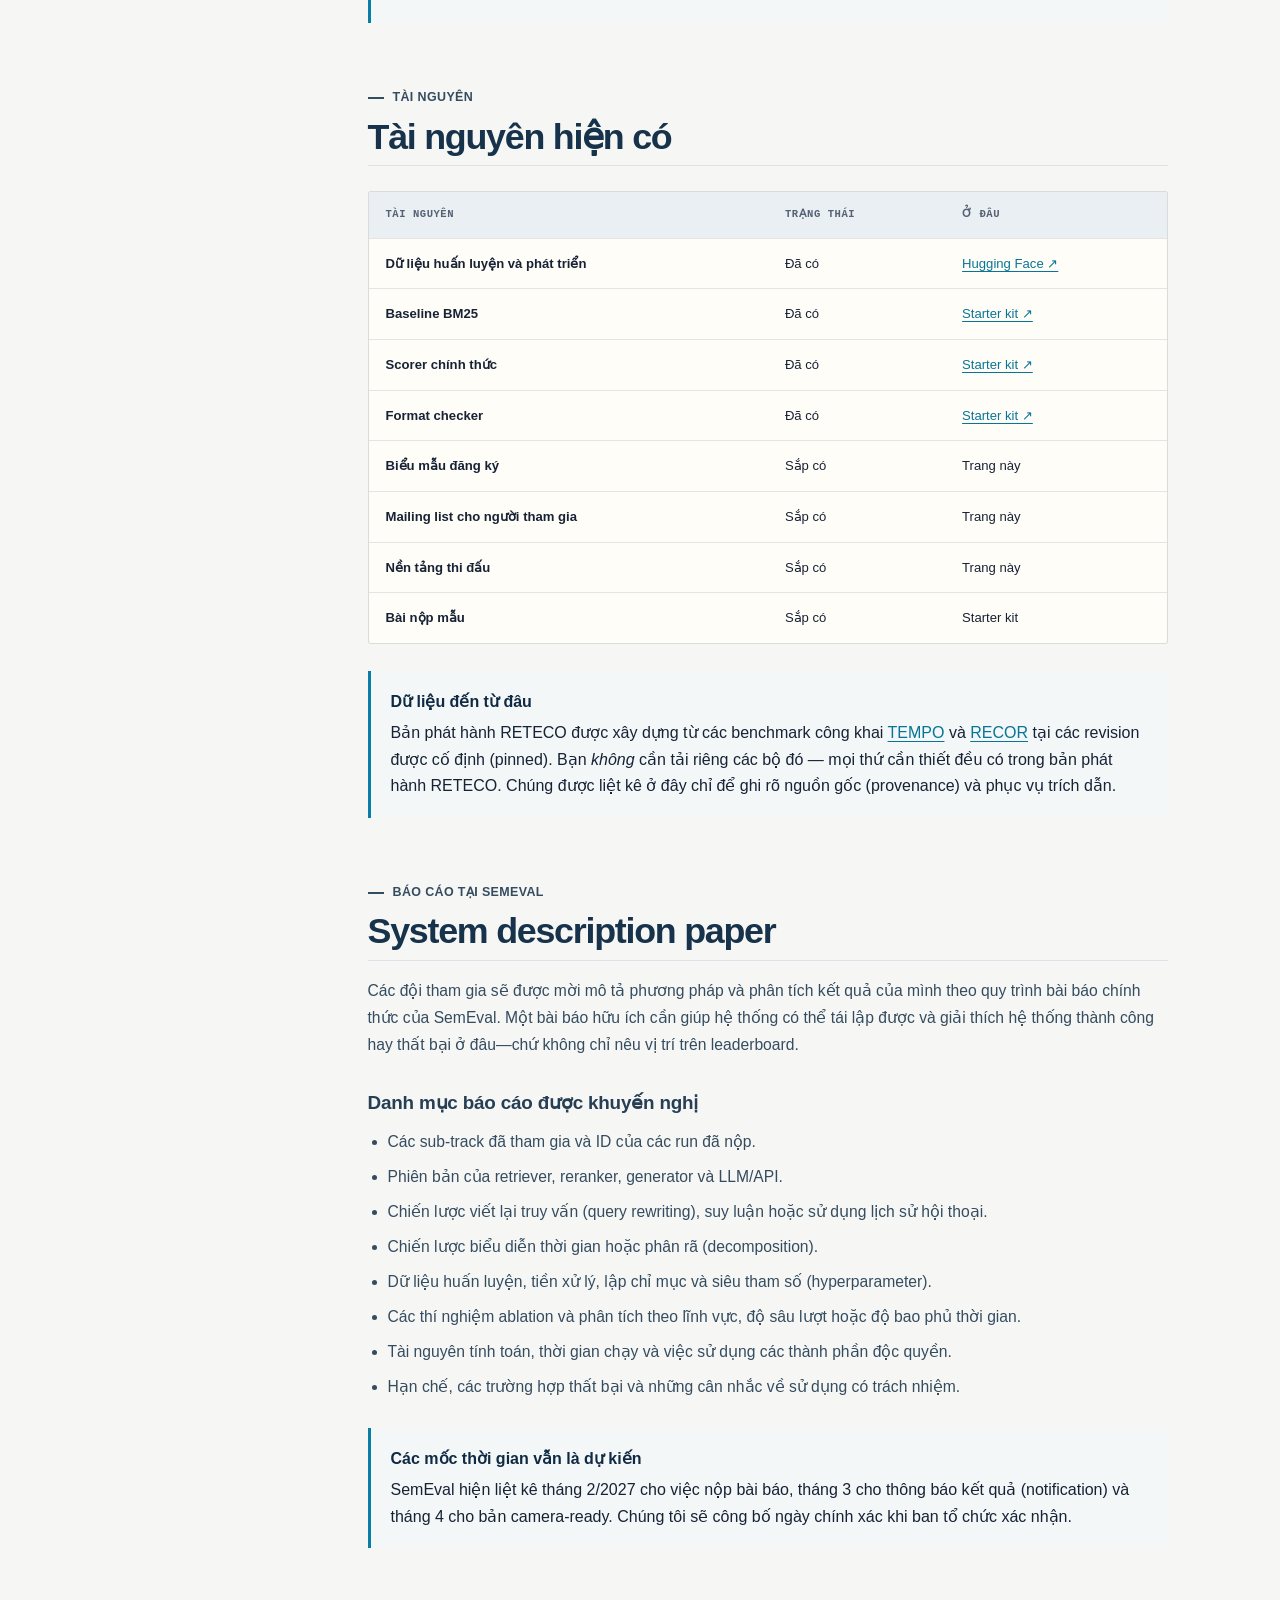
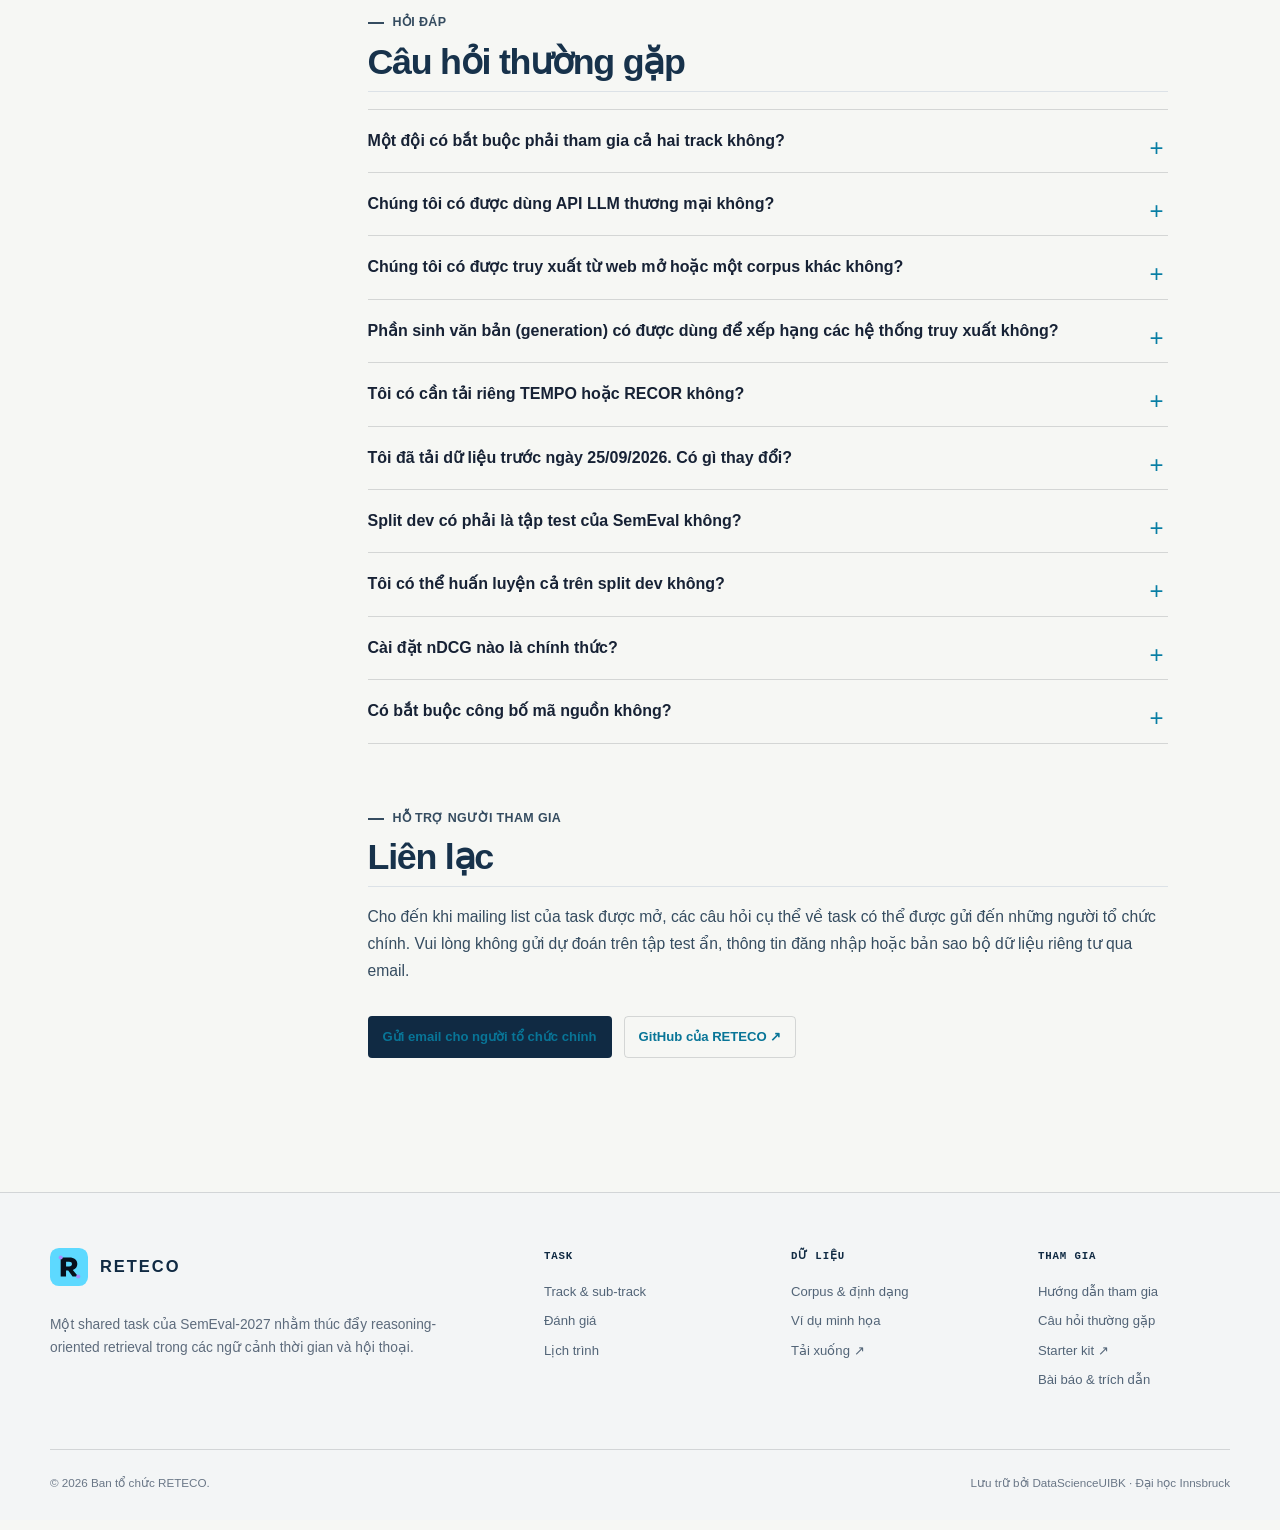
<file: docs/participate.html>
<!doctype html><html lang="vi"><head><meta charset="utf-8"><meta name="viewport" content="width=device-width, initial-scale=1"><meta name="description" content="Cách tham gia RETECO tại SemEval-2027."><meta name="theme-color" content="#f6f7f4"><title>Tham gia — RETECO</title><link rel="icon" href="assets/brand/reteco-mark.svg" type="image/svg+xml"><link rel="stylesheet" href="assets/css/site.css"><script src="assets/js/site.js" defer></script></head><body>
<a class="skip-link" href="#main">Chuyển đến nội dung</a><header class="site-header"><div class="shell nav-wrap"><a class="brand" href="index.html"><img class="brand-mark" src="assets/brand/reteco-mark.svg" alt=""><span><span class="brand-name">RETECO</span><br><span class="brand-event">SemEval 2027</span></span></a><button class="nav-toggle" type="button" aria-label="Mở menu điều hướng" aria-expanded="false"><span></span><span></span><span></span></button><nav class="nav-links" aria-label="Điều hướng chính"><a href="index.html">Tổng quan</a><a href="task.html">Task</a><a href="data.html">Dữ liệu</a><a href="samples.html">Dữ liệu mẫu</a><a href="evaluation.html">Đánh giá</a><a aria-current="page" href="participate.html">Tham gia</a><a href="timeline.html">Lịch trình</a><a href="papers.html">Bài báo</a><a class="nav-cta" href="https://github.com/DataScienceUIBK/RETECO" target="_blank" rel="noreferrer">GitHub ↗</a></nav></div></header>
<main id="main"><header class="page-hero"><div class="shell"><div class="breadcrumbs"><a href="index.html">Trang chủ</a><span>/</span>Tham gia</div><p class="eyebrow">RETECO · SemEval-2027 Task 1</p><h1>Hướng dẫn tham gia</h1><p class="lede">Hướng dẫn thực hành từng bước: lấy dữ liệu, chọn sub-track, xây dựng và chấm điểm hệ thống ngay trên máy của bạn, rồi nộp bài khi khung thời gian đánh giá (evaluation window) mở.</p></div></header>
<section class="section"><div class="shell toc-layout"><aside class="toc"><strong>Trên trang này</strong><a href="#start">Bắt đầu</a><a href="#data">Lấy dữ liệu</a><a href="#build">Xây dựng hệ thống</a><a href="#evaluate">Đánh giá cục bộ</a><a href="#rules">Quy định</a><a href="#resources">Tài nguyên</a><a href="#papers">System paper</a><a href="#faq">Câu hỏi thường gặp</a><a href="#contact">Liên hệ</a></aside><div class="prose">
<section id="start"><p class="eyebrow">Tổng quan</p><h2>Các bước tham gia</h2><div class="phase-grid"><article class="phase"><code>01</code><h3>Lấy dữ liệu</h3><p>Một lần tải cho bạn corpus của mọi lĩnh vực (domain), các tệp task và gold judgment cho cả hai split.</p></article><article class="phase"><code>02</code><h3>Chọn sub-track</h3><p>Tham gia một, vài, hoặc cả năm sub-track. Không bị phạt nếu chỉ tham gia một.</p></article><article class="phase"><code>03</code><h3>Xây dựng và chấm điểm cục bộ</h3><p>Phát triển trên <code>train</code>, giữ <code>dev</code> làm phép kiểm tra trung thực, và chấm điểm bằng đúng metric mà leaderboard sử dụng.</p></article></div><div class="phase-grid" style="margin-top:16px"><article class="phase"><code>04</code><h3>Nộp bài</h3><p>Tải lên dự đoán cho tập test ẩn (hidden test set) trong khung thời gian đánh giá, từ 10–31/01/2027.</p></article></div><div class="button-row"><a class="button" href="https://huggingface.co/datasets/DataScience-UIBK/RETECO-SemEval2027">Tải dữ liệu ↗</a><a class="button button--paper" href="https://github.com/DataScienceUIBK/RETECO/tree/main/starter_kit">Starter kit ↗</a></div><div class="callout callout--amber"><strong>Chưa mở đăng ký</strong>Biểu mẫu đăng ký, mailing list cho người tham gia và nền tảng thi đấu sẽ được liên kết tại đây ngay khi được xác nhận. Không có gì ngăn bạn bắt tay xây dựng ngay bây giờ — các bước 01 đến 03 không cần đến những thứ đó.</div></section>

<section id="data"><p class="eyebrow">Bước 01</p><h2>Lấy dữ liệu</h2><p>Mọi thứ nằm trong một repository trên Hugging Face. Không cần tập hợp gì từ nguồn khác: mỗi lĩnh vực trong 24 lĩnh vực đều đi kèm corpus truy xuất (retrieval corpus) đầy đủ của riêng nó cùng với các tệp task.</p><div class="code-block"><span class="code-label">Tải xuống · phiên bản 1.1 · khoảng 3.2 GB</span><code>pip install huggingface_hub
hf download DataScience-UIBK/RETECO-SemEval2027 --repo-type dataset --local-dir reteco_data</code></div><h3>Sub-track của tôi cần những tệp nào?</h3><p>Thay <code>*</code> bằng <code>train</code> hoặc <code>dev</code>. Corpus không có hậu tố split — nó được dùng chung cho cả hai.</p><div class="data-table-wrap"><table class="data-table"><thead><tr><th>Sub-track</th><th>Bạn đọc</th><th>Bạn tạo ra</th><th>Bạn chấm điểm dựa trên</th></tr></thead><tbody><tr><td><strong>1a</strong> Temporal retrieval</td><td><code>examples_*.jsonl</code><br><code>documents.jsonl</code></td><td>Tài liệu (document) được xếp hạng cho mỗi truy vấn (query)</td><td><code>qrels_*.txt</code></td></tr><tr><td><strong>1b</strong> Step-wise retrieval</td><td><code>steps_*.jsonl</code><br><code>documents.jsonl</code></td><td>Tài liệu được xếp hạng cho mỗi bước</td><td><code>qrels_steps_*.txt</code></td></tr><tr><td><strong>2a</strong> Conversational retrieval</td><td><code>benchmark_*.json</code><br><code>documents.jsonl</code></td><td>Đoạn văn (passage) được xếp hạng cho mỗi lượt (turn)</td><td><code>qrels_*.txt</code></td></tr><tr><td><strong>2b</strong> Gold-passage generation</td><td><code>benchmark_*.json</code></td><td>Một câu trả lời cho mỗi lượt</td><td>Năm tiêu chí của judge</td></tr><tr><td><strong>2c</strong> Full conversational RAG</td><td><code>benchmark_*.json</code><br><code>documents.jsonl</code></td><td>Đoạn văn được xếp hạng <em>và</em> một câu trả lời cho mỗi lượt</td><td><code>qrels_*.txt</code> + judge</td></tr></tbody></table></div><h3>Cách dùng train và dev</h3><p>Cả hai split đều đi kèm gold judgment. Hãy huấn luyện (fit), tinh chỉnh (tune) và lựa chọn mô hình trên <code>train</code>; chỉ dùng <code>dev</code> để đo lường. Không có ràng buộc kỹ thuật nào — nhưng một hệ thống được tinh chỉnh trên <code>dev</code> sẽ cho bạn một con số không đứng vững trước tập test ẩn.</p><div class="data-table-wrap"><table class="data-table"><thead><tr><th>Split</th><th>Track 1</th><th>Track 2</th><th>Dùng để</th></tr></thead><tbody><tr><td><code>train</code></td><td>1,211 truy vấn · 2,762 bước</td><td>496 hội thoại · 2,113 lượt</td><td>Phát triển, tinh chỉnh, lựa chọn mô hình</td></tr><tr><td><code>dev</code></td><td>519 truy vấn · 1,214 bước</td><td>211 hội thoại · 858 lượt</td><td>Kiểm tra held-out trước khi nộp bài</td></tr></tbody></table></div><div class="callout"><strong>Corpus không bao giờ bị chia</strong>Việc truy xuất luôn chạy trên toàn bộ corpus của lĩnh vực, ở cả hai split. Các bước phân rã (decomposed steps) của một truy vấn nằm trong chính bản ghi của truy vấn đó, và mọi lượt của một cuộc hội thoại đều nằm trong cùng một split, nên không có lịch sử hội thoại nào bị rò rỉ qua ranh giới.</div><div class="button-row"><a class="button button--paper" href="https://huggingface.co/datasets/DataScience-UIBK/RETECO-SemEval2027">Định dạng bản ghi đầy đủ trên dataset card ↗</a><a class="button button--paper" href="data.html#formats">Tra cứu các trường →</a></div></section>

<section id="build"><p class="eyebrow">Bước 02</p><h2>Xây dựng hệ thống</h2><p>Starter kit gồm một baseline BM25 chạy được, scorer chính thức và format checker. Hãy dùng nó như một bản cài đặt tham chiếu (reference implementation) hoặc làm khung (skeleton) cho hệ thống của riêng bạn.</p><div class="code-block"><span class="code-label">Cài đặt</span><code>git clone https://github.com/DataScienceUIBK/RETECO.git
cd RETECO/starter_kit
pip install -r requirements.txt</code></div><div class="code-block"><span class="code-label">Chạy baseline — phát triển trên train, kiểm tra trên dev</span><code># phát triển ở đây
python official_baseline.py --data ../../reteco_data --out ../../baselines --splits train

# sau đó đo ở đây, một lần
python official_baseline.py --data ../../reteco_data --out ../../baselines --splits dev

# một lĩnh vực duy nhất, để chạy smoke test nhanh
python official_baseline.py --track1 iota --track2 drones --splits train dev</code></div><p>Mỗi lần chạy ghi một run file TREC cho mỗi lĩnh vực và sub-track, cùng với một tệp <code>summary.json</code> chứa điểm theo từng lĩnh vực và điểm trung bình macro (macro-average). Kết quả được lưu đệm (cache) theo lĩnh vực, nên một lần chạy bị gián đoạn sẽ tiếp tục từ chỗ đã dừng.</p><h3>Đối chiếu pipeline của bạn với baseline</h3><p>Điểm BM25 tham chiếu cho mọi sub-track truy xuất, trên cả hai split, được công bố trên <a href="data.html#baselines">trang dữ liệu</a>. Nếu hệ thống của bạn tái lập được các điểm đó, việc lập chỉ mục (indexing), topic ID và chấm điểm của bạn đã được kết nối đúng — điều đáng xác nhận trước khi bạn tinh chỉnh bất cứ thứ gì. Số liệu theo từng lĩnh vực có trong <a href="https://github.com/DataScienceUIBK/RETECO/blob/main/starter_kit/BASELINE_RESULTS.md"><code>BASELINE_RESULTS.md</code></a>.</p><div class="callout"><strong>Dư địa cải thiện (headroom) nằm ở đâu</strong>So khớp từ vựng (lexical matching) yếu trên Track 1 — temporal grounding không phải là bài toán từ khóa (keyword). Trên Track 2, cách biểu diễn truy vấn (query representation) đóng vai trò chi phối: chỉ cần nối thêm lịch sử hội thoại là điểm của cùng một retriever đã tăng hơn gấp đôi. Cách bạn biểu diễn thời gian và ngữ cảnh hội thoại chính là cốt lõi của task.</div></section>

<section id="evaluate"><p class="eyebrow">Bước 03</p><h2>Đánh giá cục bộ</h2><p>Metric truy xuất chính thức là <strong>nDCG@10</strong>, được tính bằng <code>pytrec_eval</code> (<code>ndcg_cut_10</code>). Bạn có thể tái lập chính xác con số trên leaderboard ngay trên máy của mình trước khi nộp bài.</p><h3>1 · Viết run file</h3><p>Định dạng TREC sáu cột tiêu chuẩn, phân tách bằng tab hoặc dấu cách, mỗi dòng cho một tài liệu được truy xuất.</p><div class="code-block"><span class="code-label">run.trec</span><code>124973_5        Q0  bitcoin/45eff6bd_1297.txt  1  18.4213  my_system
124973_5        Q0  bitcoin/e3e39760_1295.txt  2  16.9007  my_system
ex_3025_turn_1  Q0  drones_ex_3025_doc_0       1  11.2284  my_system</code></div><p>Cột đầu tiên là topic ID, và nó phải khớp chính xác với sub-track:</p><div class="data-table-wrap"><table class="data-table"><thead><tr><th>Sub-track</th><th>Topic id</th><th>Ví dụ</th></tr></thead><tbody><tr><td>1a</td><td><code>id</code> từ <code>examples_*.jsonl</code></td><td><code>124973_5</code></td></tr><tr><td>1b</td><td><code>step_id</code> từ danh sách <code>steps</code> lồng bên trong</td><td><code>124973_5_step1</code></td></tr><tr><td>2a, 2c</td><td><code>&lt;conversation_id&gt;_turn_&lt;turn_id&gt;</code></td><td><code>ex_3025_turn_1</code></td></tr></tbody></table></div><h3>2 · Kiểm tra định dạng</h3><div class="code-block"><span class="code-label">Phát hiện vấn đề trước khi chúng làm bạn mất một lượt nộp bài</span><code># chỉ kiểm tra cấu trúc
python format_checker.py run.trec

# kiểm tra thêm topic ID và ID tài liệu so với bản phát hành
python format_checker.py run.trec \
    --qrels reteco_data/track1_tempo/iota/qrels_dev.txt \
    --corpus reteco_data/track1_tempo/iota/documents.jsonl</code></div><p>Công cụ này kiểm tra rằng mỗi dòng có sáu cột, thứ hạng (rank) là các số nguyên dương không trùng nhau trong một topic, điểm số không tăng khi thứ hạng tăng, và — khi có <code>--qrels</code> và <code>--corpus</code> — rằng topic ID và ID tài liệu của bạn thực sự tồn tại. Công cụ trả về mã thoát khác 0 khi thất bại, nên có thể đưa thẳng vào một bước CI.</p><h3>3 · Chấm điểm</h3><div class="code-block"><span class="code-label">Metric chính thức, ngay trên máy của bạn</span><code>python -c "
import pytrec_eval
qrels, run = {}, {}
for ln in open('reteco_data/track1_tempo/iota/qrels_dev.txt'):
    q, _, d, r = ln.split(); qrels.setdefault(q, {})[d] = int(r)
for ln in open('run.trec'):
    q, _, d, rank, sc, tag = ln.split(); run.setdefault(q, {})[d] = float(sc)
sc = pytrec_eval.RelevanceEvaluator(qrels, {'ndcg_cut.10'}).evaluate(run)
print('nDCG@10', sum(v['ndcg_cut_10'] for v in sc.values()) / len(sc))"</code></div><p>Tệp <code>scorer.py</code> đi kèm bổ sung thêm các chỉ số chẩn đoán (diagnostics) của RETECO — độ chính xác thời gian (temporal precision), độ bao phủ (coverage) và phân tích theo độ sâu từng lượt — được báo cáo song song với leaderboard nhưng không quyết định thứ hạng.</p><div class="callout"><strong>Cách xử lý bài nộp không đầy đủ</strong>Sub-track bạn không tham gia đơn giản là không được xếp hạng — không bao giờ bị tính điểm 0. Trong sub-track bạn đã tham gia, các truy vấn, bước hoặc lượt bị thiếu nhận điểm 0, các ID tài liệu trùng lặp bị bỏ sau lần xuất hiện đầu tiên, và các ID tài liệu không xác định bị loại bỏ.</div><div class="button-row"><a class="button" href="evaluation.html">Kế hoạch đánh giá đầy đủ →</a><a class="button button--paper" href="https://github.com/DataScienceUIBK/RETECO/tree/main/starter_kit">Scorer và format checker ↗</a></div></section>

<section id="rules"><p class="eyebrow">Phạm vi hệ thống</p><h2>Hệ thống được phép sử dụng những gì</h2><ul><li>Tham gia một, vài hoặc tất cả các sub-track của RETECO.</li><li>Sử dụng embedding model, retriever, reranker, generator, LLM và API, dù là mã nguồn mở hay độc quyền.</li><li>Công bố tất cả mô hình, API, thành phần dựa trên prompt và dịch vụ bên ngoài trong phần mô tả hệ thống.</li><li>Phát triển trên split train của RETECO; coi dev là phép kiểm tra held-out.</li><li>Sử dụng corpus do ban tổ chức cung cấp cho truy xuất chính thức.</li><li>Không thay thế hoặc bổ sung corpus đó bằng một tập tài liệu truy xuất bên ngoài cho một run chính thức.</li><li>Không tìm cách suy luận, gán nhãn thủ công, chia sẻ hoặc tái tạo gold judgment ẩn.</li></ul><p>Chi tiết cuối cùng—bao gồm giới hạn về đội, số lượt nộp tối đa mỗi ngày, báo cáo phần cứng và chính sách nộp muộn—sẽ được công bố cùng với nền tảng thi đấu.</p><div class="callout"><strong>Khả năng tái lập (reproducibility) rất quan trọng</strong>Hãy lưu lại phiên bản mô hình, prompt, bước tiền xử lý (preprocessing), cấu hình lập chỉ mục, random seed và ngày gọi API. Những chi tiết này sẽ cần thiết cho một bài báo hệ thống (system paper) SemEval chất lượng.</div></section>

<section id="resources"><p class="eyebrow">Tài nguyên</p><h2>Tài nguyên hiện có</h2><div class="data-table-wrap"><table class="data-table"><thead><tr><th>Tài nguyên</th><th>Trạng thái</th><th>Ở đâu</th></tr></thead><tbody><tr><td><strong>Dữ liệu huấn luyện và phát triển</strong></td><td>Đã có</td><td><a href="https://huggingface.co/datasets/DataScience-UIBK/RETECO-SemEval2027">Hugging Face ↗</a></td></tr><tr><td>Baseline BM25</td><td>Đã có</td><td><a href="https://github.com/DataScienceUIBK/RETECO/tree/main/starter_kit">Starter kit ↗</a></td></tr><tr><td>Scorer chính thức</td><td>Đã có</td><td><a href="https://github.com/DataScienceUIBK/RETECO/tree/main/starter_kit">Starter kit ↗</a></td></tr><tr><td>Format checker</td><td>Đã có</td><td><a href="https://github.com/DataScienceUIBK/RETECO/tree/main/starter_kit">Starter kit ↗</a></td></tr><tr><td>Biểu mẫu đăng ký</td><td>Sắp có</td><td>Trang này</td></tr><tr><td>Mailing list cho người tham gia</td><td>Sắp có</td><td>Trang này</td></tr><tr><td>Nền tảng thi đấu</td><td>Sắp có</td><td>Trang này</td></tr><tr><td>Bài nộp mẫu</td><td>Sắp có</td><td>Starter kit</td></tr></tbody></table></div><div class="callout"><strong>Dữ liệu đến từ đâu</strong>Bản phát hành RETECO được xây dựng từ các benchmark công khai <a href="https://github.com/tempo-bench/Tempo">TEMPO</a> và <a href="https://github.com/RECOR-Benchmark/RECOR">RECOR</a> tại các revision được cố định (pinned). Bạn <em>không</em> cần tải riêng các bộ đó — mọi thứ cần thiết đều có trong bản phát hành RETECO. Chúng được liệt kê ở đây chỉ để ghi rõ nguồn gốc (provenance) và phục vụ trích dẫn.</div></section>

<section id="papers"><p class="eyebrow">Báo cáo tại SemEval</p><h2>System description paper</h2><p>Các đội tham gia sẽ được mời mô tả phương pháp và phân tích kết quả của mình theo quy trình bài báo chính thức của SemEval. Một bài báo hữu ích cần giúp hệ thống có thể tái lập được và giải thích hệ thống thành công hay thất bại ở đâu—chứ không chỉ nêu vị trí trên leaderboard.</p><h3>Danh mục báo cáo được khuyến nghị</h3><ul><li>Các sub-track đã tham gia và ID của các run đã nộp.</li><li>Phiên bản của retriever, reranker, generator và LLM/API.</li><li>Chiến lược viết lại truy vấn (query rewriting), suy luận hoặc sử dụng lịch sử hội thoại.</li><li>Chiến lược biểu diễn thời gian hoặc phân rã (decomposition).</li><li>Dữ liệu huấn luyện, tiền xử lý, lập chỉ mục và siêu tham số (hyperparameter).</li><li>Các thí nghiệm ablation và phân tích theo lĩnh vực, độ sâu lượt hoặc độ bao phủ thời gian.</li><li>Tài nguyên tính toán, thời gian chạy và việc sử dụng các thành phần độc quyền.</li><li>Hạn chế, các trường hợp thất bại và những cân nhắc về sử dụng có trách nhiệm.</li></ul><div class="callout"><strong>Các mốc thời gian vẫn là dự kiến</strong>SemEval hiện liệt kê tháng 2/2027 cho việc nộp bài báo, tháng 3 cho thông báo kết quả (notification) và tháng 4 cho bản camera-ready. Chúng tôi sẽ công bố ngày chính xác khi ban tổ chức xác nhận.</div></section>

<section id="faq"><p class="eyebrow">Hỏi đáp</p><h2>Câu hỏi thường gặp</h2><div class="faq">
<details><summary>Một đội có bắt buộc phải tham gia cả hai track không?</summary><p>Không. Các đội có thể tham gia bất kỳ tập con nào trong năm sub-track, và chỉ tham gia một sub-track vẫn là một bài nộp hợp lệ. Sub-track mà bạn không tham gia sẽ không được xếp hạng, chứ không bị tính điểm 0.</p></details>
<details><summary>Chúng tôi có được dùng API LLM thương mại không?</summary><p>Có, theo kế hoạch của task đã được chấp nhận, với điều kiện mọi mô hình độc quyền, API, thành phần dựa trên prompt và phiên bản liên quan đều được công bố. Các điều khoản cuối cùng của cuộc thi vẫn được áp dụng.</p></details>
<details><summary>Chúng tôi có được truy xuất từ web mở hoặc một corpus khác không?</summary><p>Không đối với một run truy xuất chính thức. Việc chấm điểm chính thức dùng corpus do ban tổ chức cung cấp, và các corpus truy xuất bên ngoài không được thay thế hoặc bổ sung cho corpus này.</p></details>
<details><summary>Phần sinh văn bản (generation) có được dùng để xếp hạng các hệ thống truy xuất không?</summary><p>Không. Leaderboard truy xuất chính thức dùng nDCG@10. Các đánh giá sinh văn bản cho Sub-track 2b và 2c được báo cáo riêng.</p></details>
<details><summary>Tôi có cần tải riêng TEMPO hoặc RECOR không?</summary><p>Không. Bản phát hành RETECO trên <a href="https://huggingface.co/datasets/DataScience-UIBK/RETECO-SemEval2027">Hugging Face</a> chứa mọi corpus, tệp task và tệp qrels bạn cần. TEMPO và RECOR là các nguồn upstream mà bản phát hành được xây dựng từ đó; bạn chỉ cần chúng nếu muốn trích dẫn hoặc xem xét bản gốc.</p></details>
<details><summary>Tôi đã tải dữ liệu trước ngày 25/09/2026. Có gì thay đổi?</summary><p>Phiên bản 1.1 đã loại bỏ các tài liệu trùng lặp khỏi corpus Track 1: các văn bản được lưu nhiều lần dưới các ID khác nhau giờ chỉ được giữ lại một lần. Gold label được giữ nguyên, còn truy vấn, các split và Track 2 không thay đổi. Hãy chạy lại lệnh tải để lấy v1.1 và xây dựng lại chỉ mục Track 1 của bạn. Mỗi lĩnh vực của Track 1 có tệp <code>duplicate_map.json</code>, ánh xạ mọi ID bị loại bỏ sang ID được giữ lại, phòng khi bạn cần chuyển đổi các run file trước đây. Xem <a href="data.html#versions">ghi chú phiên bản</a>.</p></details>
<details><summary>Split dev có phải là tập test của SemEval không?</summary><p>Không. Cả train và dev đều đi kèm gold label công khai và dùng cho việc phát triển của riêng bạn. Tập test SemEval là riêng biệt, chưa từng được công bố, và được phát hành không kèm nhãn trong khung thời gian đánh giá.</p></details>
<details><summary>Tôi có thể huấn luyện cả trên split dev không?</summary><p>Về mặt kỹ thuật, không có gì ngăn cản, và quy định cuối cùng cũng sẽ không kiểm soát việc này. Nhưng dev là ước lượng trung thực duy nhất của bạn về cách hệ thống sẽ hoạt động trên tập test ẩn — hãy sử dụng nó một cách thận trọng.</p></details>
<details><summary>Cài đặt nDCG nào là chính thức?</summary><p><code>pytrec_eval</code> với <code>ndcg_cut_10</code>, lấy trung bình macro theo các topic. Starter kit dùng đúng cách này, nên điểm cục bộ và điểm trên leaderboard có thể so sánh trực tiếp.</p></details>
<details><summary>Có bắt buộc công bố mã nguồn không?</summary><p>Quy định cuối cùng của cuộc thi sẽ nêu rõ yêu cầu công bố. Dù thế nào, các system paper cũng phải công bố đủ chi tiết kỹ thuật để hỗ trợ khả năng tái lập.</p></details>
</div></section>

<section id="contact"><p class="eyebrow">Hỗ trợ người tham gia</p><h2>Liên lạc</h2><p>Cho đến khi mailing list của task được mở, các câu hỏi cụ thể về task có thể được gửi đến những người tổ chức chính. Vui lòng không gửi dự đoán trên tập test ẩn, thông tin đăng nhập hoặc bản sao bộ dữ liệu riêng tư qua email.</p><div class="button-row"><a class="button" href="mailto:abdelrahman.abdallah@uibk.ac.at">Gửi email cho người tổ chức chính</a><a class="button button--paper" href="https://github.com/DataScienceUIBK/RETECO" target="_blank" rel="noreferrer">GitHub của RETECO ↗</a></div></section>
</div></div></section></main>
<footer class="site-footer"><div class="shell"><div class="footer-grid"><div class="footer-brand"><a class="brand" href="index.html"><img class="brand-mark" src="assets/brand/reteco-mark.svg" alt=""><span class="brand-name">RETECO</span></a><p>Một shared task của SemEval-2027 nhằm thúc đẩy reasoning-oriented retrieval trong các ngữ cảnh thời gian và hội thoại.</p></div><div class="footer-col"><strong>Task</strong><a href="task.html">Track &amp; sub-track</a><a href="evaluation.html">Đánh giá</a><a href="timeline.html">Lịch trình</a></div><div class="footer-col"><strong>Dữ liệu</strong><a href="data.html">Corpus &amp; định dạng</a><a href="samples.html">Ví dụ minh họa</a><a href="https://huggingface.co/datasets/DataScience-UIBK/RETECO-SemEval2027">Tải xuống ↗</a></div><div class="footer-col"><strong>Tham gia</strong><a href="participate.html">Hướng dẫn tham gia</a><a href="participate.html#faq">Câu hỏi thường gặp</a><a href="https://github.com/DataScienceUIBK/RETECO/tree/main/starter_kit">Starter kit ↗</a><a href="papers.html">Bài báo &amp; trích dẫn</a></div></div><div class="footer-bottom"><span>© <span data-year>2026</span> Ban tổ chức RETECO.</span><span>Lưu trữ bởi DataScienceUIBK · Đại học Innsbruck</span></div></div></footer></body></html>
</file>
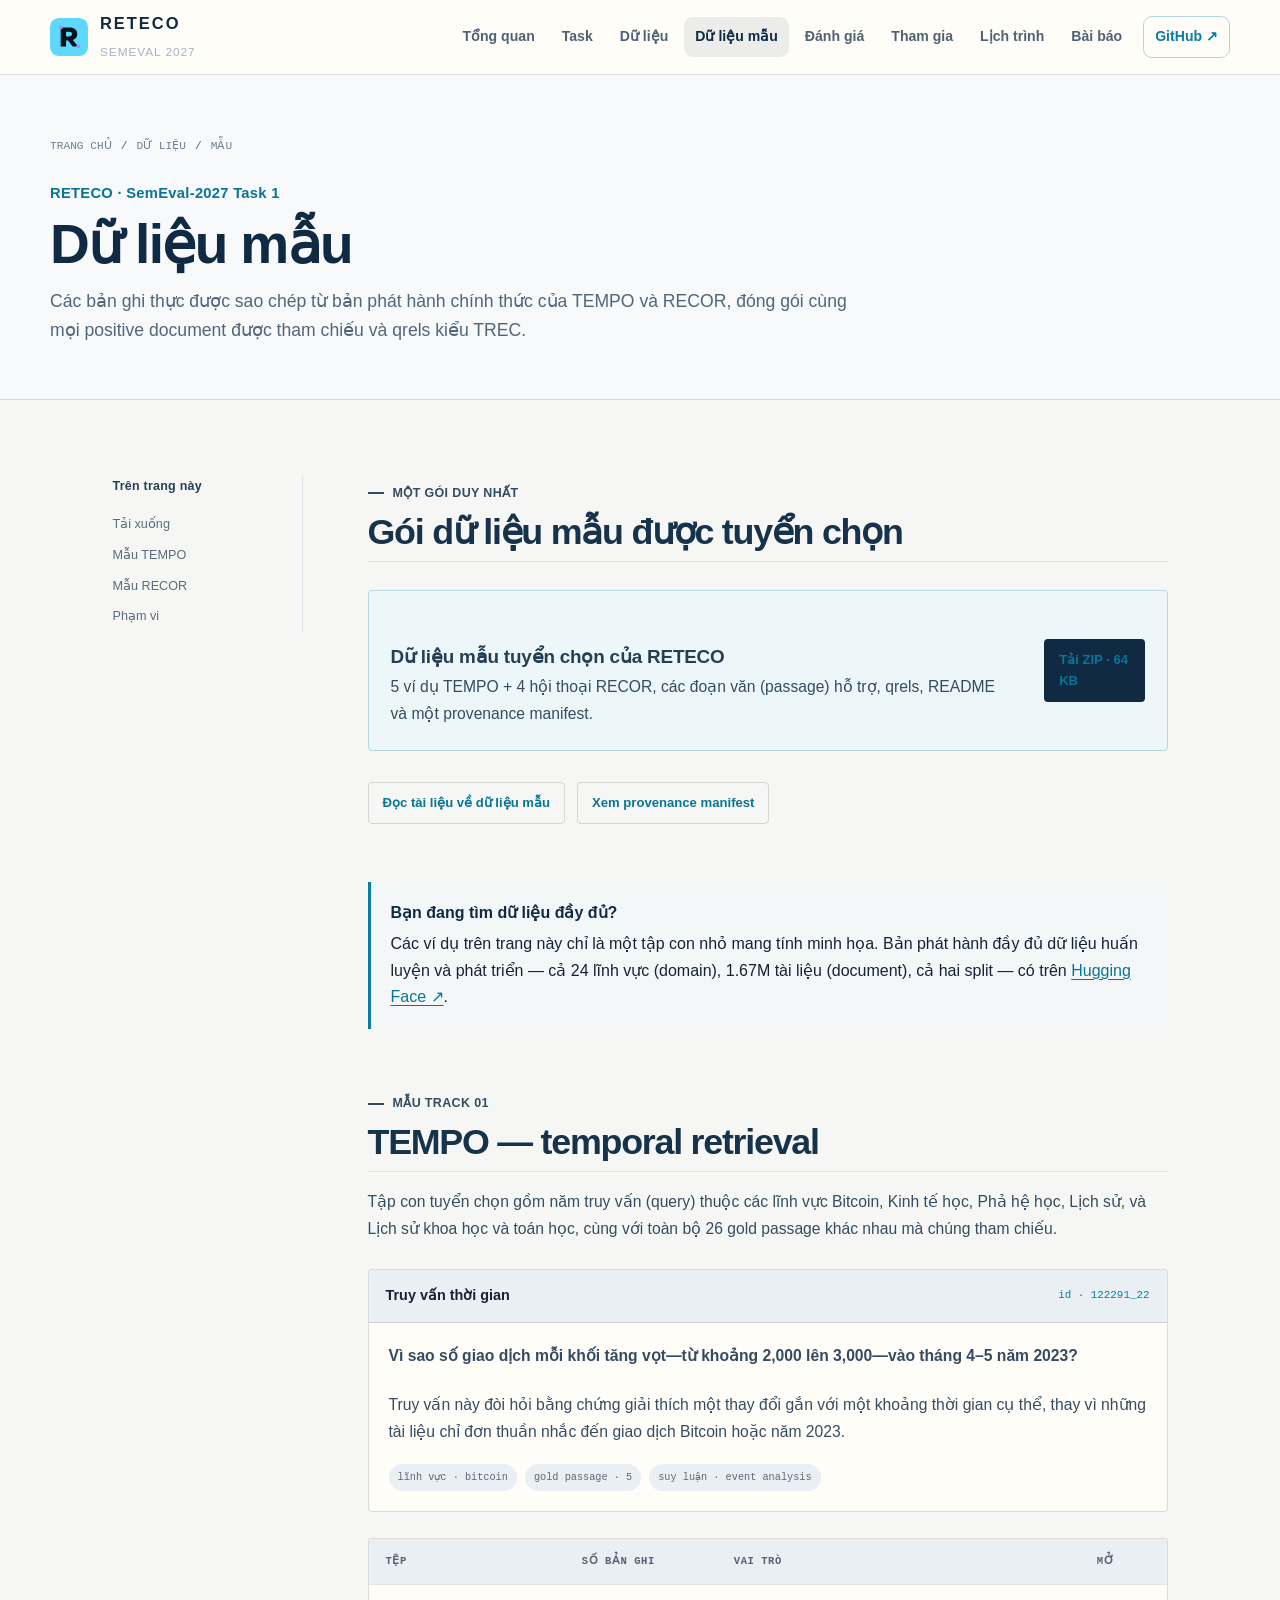
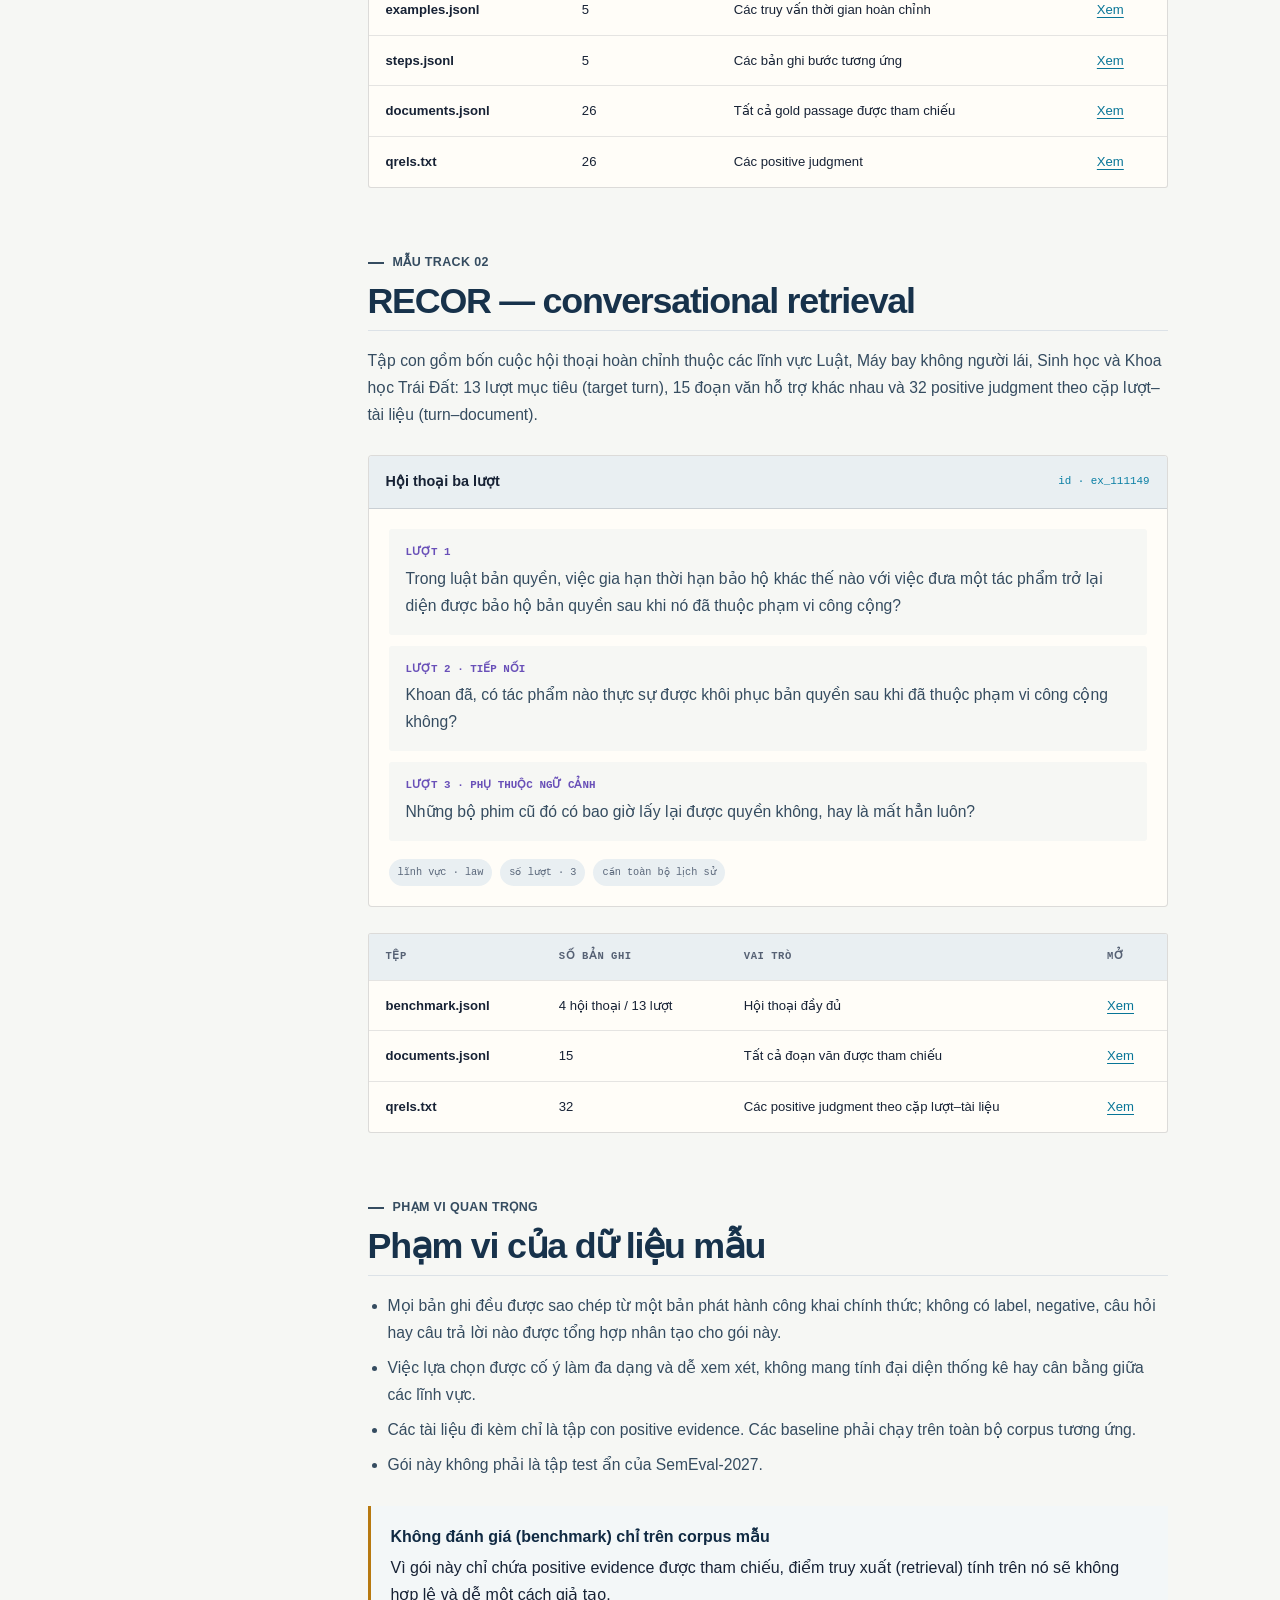
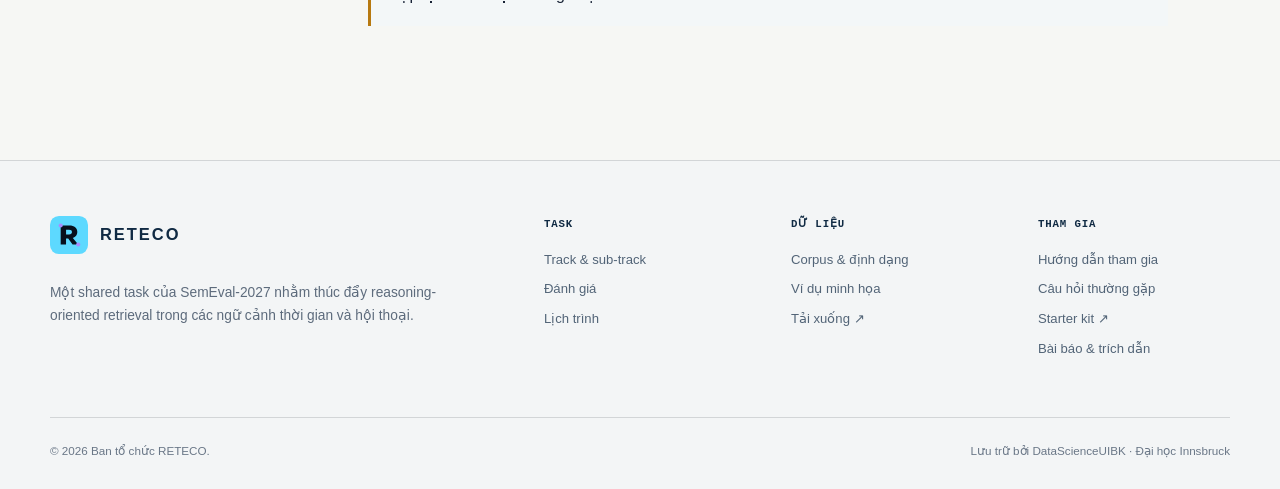
<file: docs/samples.html>
<!doctype html><html lang="vi"><head><meta charset="utf-8"><meta name="viewport" content="width=device-width, initial-scale=1"><meta name="description" content="Dữ liệu mẫu tuyển chọn, có thể xem trực tiếp, cho Track 1 TEMPO và Track 2 RECOR của RETECO."><meta name="theme-color" content="#f6f7f4"><title>Dữ liệu mẫu — RETECO</title><link rel="icon" href="assets/brand/reteco-mark.svg" type="image/svg+xml"><link rel="stylesheet" href="assets/css/site.css"><script src="assets/js/site.js" defer></script></head><body>
<a class="skip-link" href="#main">Chuyển đến nội dung</a><header class="site-header"><div class="shell nav-wrap"><a class="brand" href="index.html"><img class="brand-mark" src="assets/brand/reteco-mark.svg" alt=""><span><span class="brand-name">RETECO</span><br><span class="brand-event">SemEval 2027</span></span></a><button class="nav-toggle" type="button" aria-label="Mở menu điều hướng" aria-expanded="false"><span></span><span></span><span></span></button><nav class="nav-links" aria-label="Điều hướng chính"><a href="index.html">Tổng quan</a><a href="task.html">Task</a><a href="data.html">Dữ liệu</a><a aria-current="page" href="samples.html">Dữ liệu mẫu</a><a href="evaluation.html">Đánh giá</a><a href="participate.html">Tham gia</a><a href="timeline.html">Lịch trình</a><a href="papers.html">Bài báo</a><a class="nav-cta" href="https://github.com/DataScienceUIBK/RETECO" target="_blank" rel="noreferrer">GitHub ↗</a></nav></div></header>
<main id="main"><header class="page-hero"><div class="shell"><div class="breadcrumbs"><a href="index.html">Trang chủ</a><span>/</span><a href="data.html">Dữ liệu</a><span>/</span>Mẫu</div><p class="eyebrow">RETECO · SemEval-2027 Task 1</p><h1>Dữ liệu mẫu</h1><p class="lede">Các bản ghi thực được sao chép từ bản phát hành chính thức của TEMPO và RECOR, đóng gói cùng mọi positive document được tham chiếu và qrels kiểu TREC.</p></div></header>
<section class="section"><div class="shell toc-layout"><aside class="toc"><strong>Trên trang này</strong><a href="#download">Tải xuống</a><a href="#tempo-sample">Mẫu TEMPO</a><a href="#recor-sample">Mẫu RECOR</a><a href="#scope">Phạm vi</a></aside><div class="prose">
<section id="download"><p class="eyebrow">Một gói duy nhất</p><h2>Gói dữ liệu mẫu được tuyển chọn</h2><div class="download-card"><div><h3>Dữ liệu mẫu tuyển chọn của RETECO</h3><p>5 ví dụ TEMPO + 4 hội thoại RECOR, các đoạn văn (passage) hỗ trợ, qrels, README và một provenance manifest.</p></div><a class="button" href="assets/downloads/RETECO_curated_sample_data.zip" download>Tải ZIP · 64 KB</a></div><div class="button-row"><a class="button button--paper" href="sample_data/README.md">Đọc tài liệu về dữ liệu mẫu</a><a class="button button--paper" href="sample_data/manifest.json">Xem provenance manifest</a></div></section>

<section id="full-release"><div class="callout"><strong>Bạn đang tìm dữ liệu đầy đủ?</strong>Các ví dụ trên trang này chỉ là một tập con nhỏ mang tính minh họa. Bản phát hành đầy đủ dữ liệu huấn luyện và phát triển — cả 24 lĩnh vực (domain), 1.67M tài liệu (document), cả hai split — có trên <a href="https://huggingface.co/datasets/DataScience-UIBK/RETECO-SemEval2027">Hugging Face ↗</a>.</div></section>

      <section id="tempo-sample"><p class="eyebrow">Mẫu Track 01</p><h2>TEMPO — temporal retrieval</h2><p>Tập con tuyển chọn gồm năm truy vấn (query) thuộc các lĩnh vực Bitcoin, Kinh tế học, Phả hệ học, Lịch sử, và Lịch sử khoa học và toán học, cùng với toàn bộ 26 gold passage khác nhau mà chúng tham chiếu.</p><div class="sample-frame"><div class="sample-head"><strong>Truy vấn thời gian</strong><code>id · 122291_22</code></div><div class="sample-body"><p class="sample-query">Vì sao số giao dịch mỗi khối tăng vọt—từ khoảng 2,000 lên 3,000—vào tháng 4–5 năm 2023?</p><p>Truy vấn này đòi hỏi bằng chứng giải thích một thay đổi gắn với một khoảng thời gian cụ thể, thay vì những tài liệu chỉ đơn thuần nhắc đến giao dịch Bitcoin hoặc năm 2023.</p><div class="sample-meta"><span>lĩnh vực · bitcoin</span><span>gold passage · 5</span><span>suy luận · event analysis</span></div></div></div><div class="data-table-wrap"><table class="data-table"><thead><tr><th>Tệp</th><th>Số bản ghi</th><th>Vai trò</th><th>Mở</th></tr></thead><tbody><tr><td>examples.jsonl</td><td>5</td><td>Các truy vấn thời gian hoàn chỉnh</td><td><a href="sample_data/track1_tempo/examples.jsonl">Xem</a></td></tr><tr><td>steps.jsonl</td><td>5</td><td>Các bản ghi bước tương ứng</td><td><a href="sample_data/track1_tempo/steps.jsonl">Xem</a></td></tr><tr><td>documents.jsonl</td><td>26</td><td>Tất cả gold passage được tham chiếu</td><td><a href="sample_data/track1_tempo/documents.jsonl">Xem</a></td></tr><tr><td>qrels.txt</td><td>26</td><td>Các positive judgment</td><td><a href="sample_data/track1_tempo/qrels.txt">Xem</a></td></tr></tbody></table></div></section>

<section id="recor-sample"><p class="eyebrow">Mẫu Track 02</p><h2>RECOR — conversational retrieval</h2><p>Tập con gồm bốn cuộc hội thoại hoàn chỉnh thuộc các lĩnh vực Luật, Máy bay không người lái, Sinh học và Khoa học Trái Đất: 13 lượt mục tiêu (target turn), 15 đoạn văn hỗ trợ khác nhau và 32 positive judgment theo cặp lượt–tài liệu (turn–document).</p><div class="sample-frame"><div class="sample-head"><strong>Hội thoại ba lượt</strong><code>id · ex_111149</code></div><div class="sample-body"><div class="sample-turn"><strong>Lượt 1</strong><p>Trong luật bản quyền, việc gia hạn thời hạn bảo hộ khác thế nào với việc đưa một tác phẩm trở lại diện được bảo hộ bản quyền sau khi nó đã thuộc phạm vi công cộng?</p></div><div class="sample-turn"><strong>Lượt 2 · tiếp nối</strong><p>Khoan đã, có tác phẩm nào thực sự được khôi phục bản quyền sau khi đã thuộc phạm vi công cộng không?</p></div><div class="sample-turn"><strong>Lượt 3 · phụ thuộc ngữ cảnh</strong><p>Những bộ phim cũ đó có bao giờ lấy lại được quyền không, hay là mất hẳn luôn?</p></div><div class="sample-meta"><span>lĩnh vực · law</span><span>số lượt · 3</span><span>cần toàn bộ lịch sử</span></div></div></div><div class="data-table-wrap"><table class="data-table"><thead><tr><th>Tệp</th><th>Số bản ghi</th><th>Vai trò</th><th>Mở</th></tr></thead><tbody><tr><td>benchmark.jsonl</td><td>4 hội thoại / 13 lượt</td><td>Hội thoại đầy đủ</td><td><a href="sample_data/track2_recor/benchmark.jsonl">Xem</a></td></tr><tr><td>documents.jsonl</td><td>15</td><td>Tất cả đoạn văn được tham chiếu</td><td><a href="sample_data/track2_recor/documents.jsonl">Xem</a></td></tr><tr><td>qrels.txt</td><td>32</td><td>Các positive judgment theo cặp lượt–tài liệu</td><td><a href="sample_data/track2_recor/qrels.txt">Xem</a></td></tr></tbody></table></div></section>

<section id="scope"><p class="eyebrow">Phạm vi quan trọng</p><h2>Phạm vi của dữ liệu mẫu</h2><ul><li>Mọi bản ghi đều được sao chép từ một bản phát hành công khai chính thức; không có label, negative, câu hỏi hay câu trả lời nào được tổng hợp nhân tạo cho gói này.</li><li>Việc lựa chọn được cố ý làm đa dạng và dễ xem xét, không mang tính đại diện thống kê hay cân bằng giữa các lĩnh vực.</li><li>Các tài liệu đi kèm chỉ là tập con positive evidence. Các baseline phải chạy trên toàn bộ corpus tương ứng.</li><li>Gói này không phải là tập test ẩn của SemEval-2027.</li></ul><div class="callout callout--amber"><strong>Không đánh giá (benchmark) chỉ trên corpus mẫu</strong>Vì gói này chỉ chứa positive evidence được tham chiếu, điểm truy xuất (retrieval) tính trên nó sẽ không hợp lệ và dễ một cách giả tạo.</div></section>
</div></div></section></main>
<footer class="site-footer"><div class="shell"><div class="footer-grid"><div class="footer-brand"><a class="brand" href="index.html"><img class="brand-mark" src="assets/brand/reteco-mark.svg" alt=""><span class="brand-name">RETECO</span></a><p>Một shared task của SemEval-2027 nhằm thúc đẩy reasoning-oriented retrieval trong các ngữ cảnh thời gian và hội thoại.</p></div><div class="footer-col"><strong>Task</strong><a href="task.html">Track &amp; sub-track</a><a href="evaluation.html">Đánh giá</a><a href="timeline.html">Lịch trình</a></div><div class="footer-col"><strong>Dữ liệu</strong><a href="data.html">Corpus &amp; định dạng</a><a href="samples.html">Ví dụ minh họa</a><a href="https://huggingface.co/datasets/DataScience-UIBK/RETECO-SemEval2027">Tải xuống ↗</a></div><div class="footer-col"><strong>Tham gia</strong><a href="participate.html">Hướng dẫn tham gia</a><a href="participate.html#faq">Câu hỏi thường gặp</a><a href="https://github.com/DataScienceUIBK/RETECO/tree/main/starter_kit">Starter kit ↗</a><a href="papers.html">Bài báo &amp; trích dẫn</a></div></div><div class="footer-bottom"><span>© <span data-year>2026</span> Ban tổ chức RETECO.</span><span>Lưu trữ bởi DataScienceUIBK · Đại học Innsbruck</span></div></div></footer></body></html>
</file>
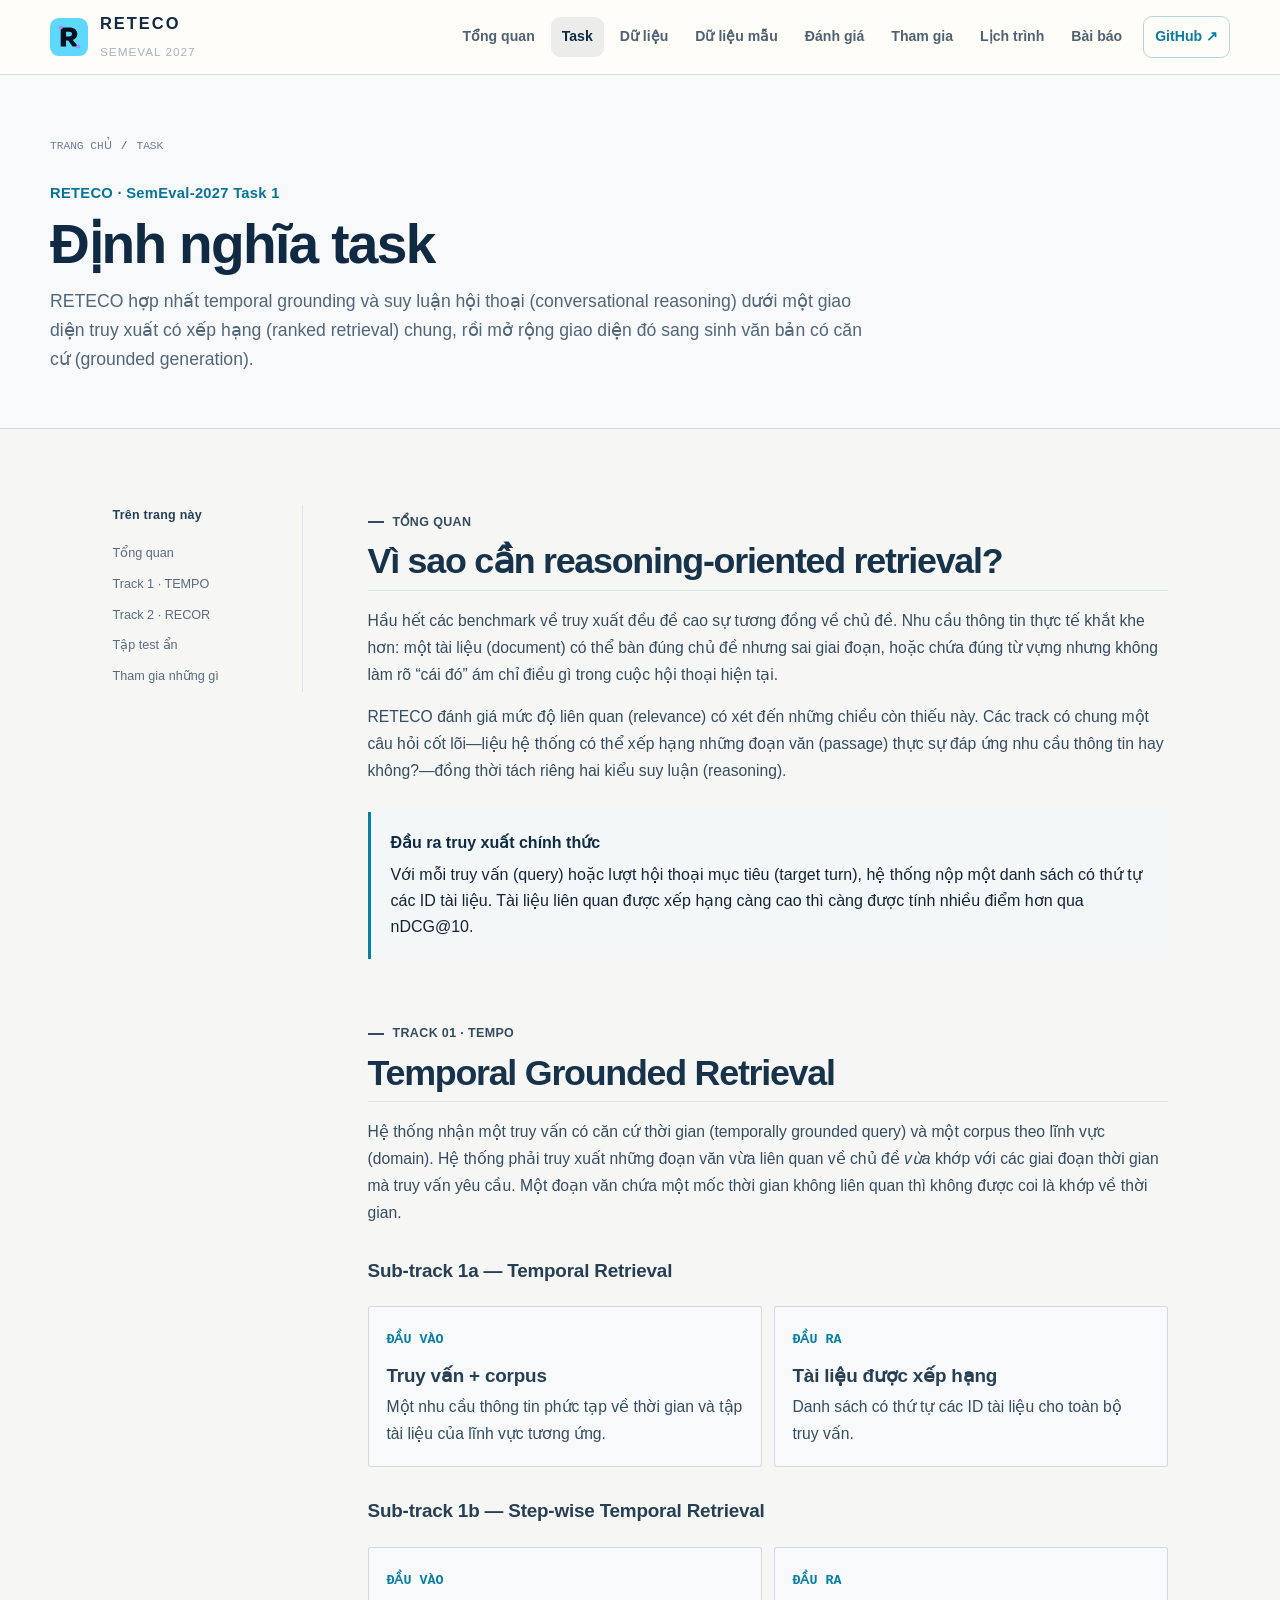
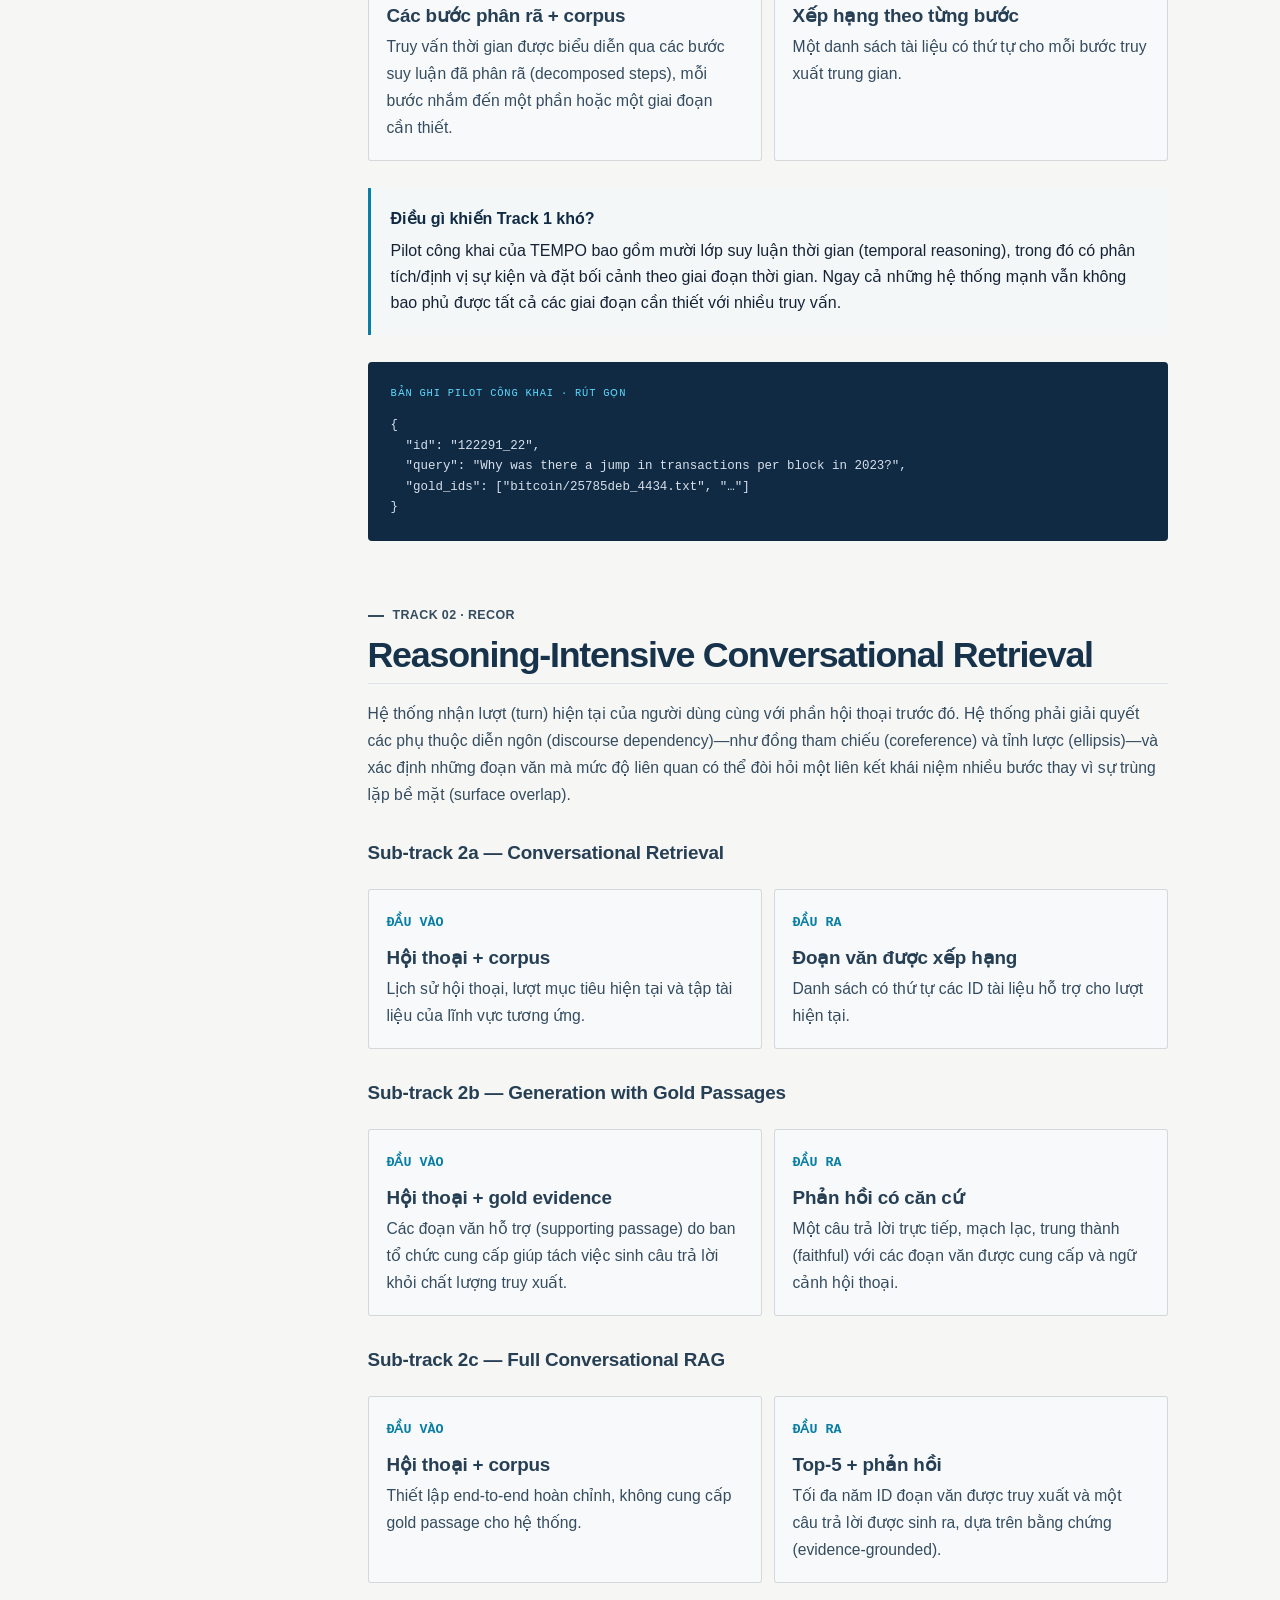
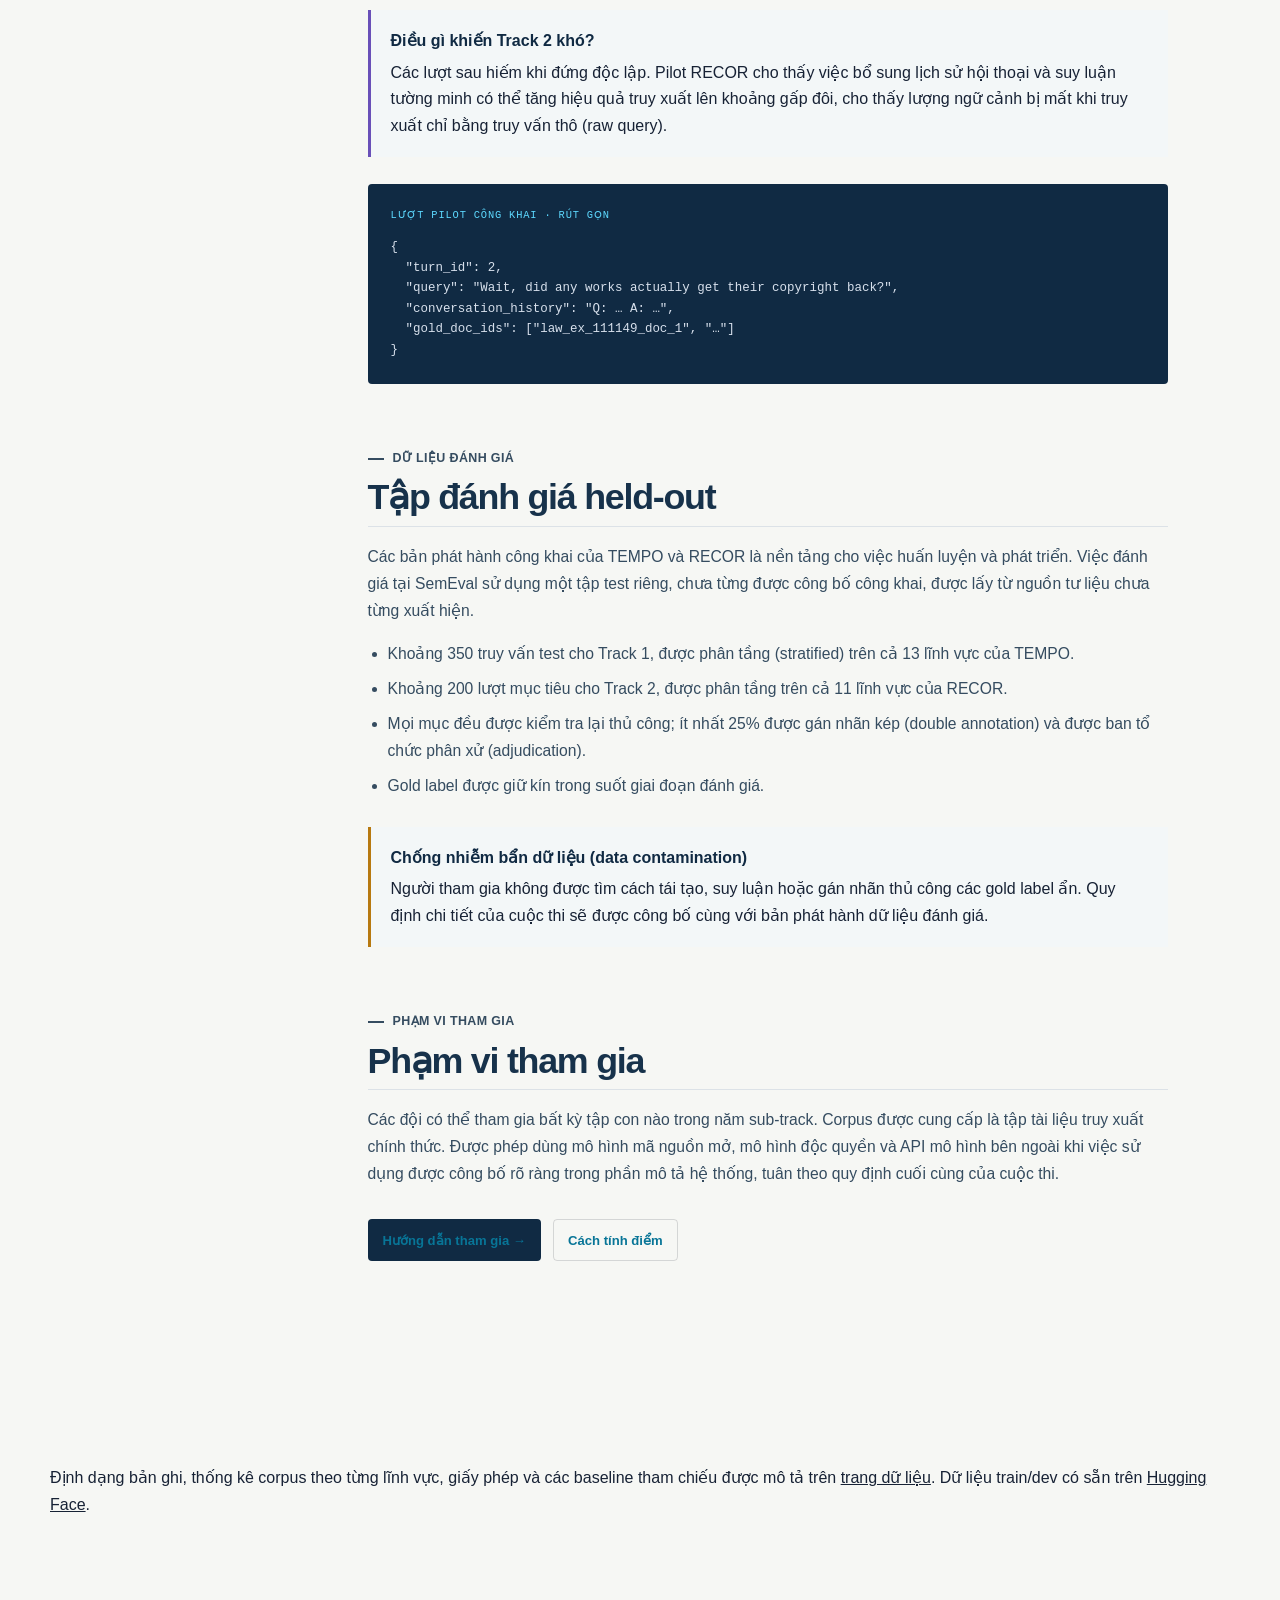
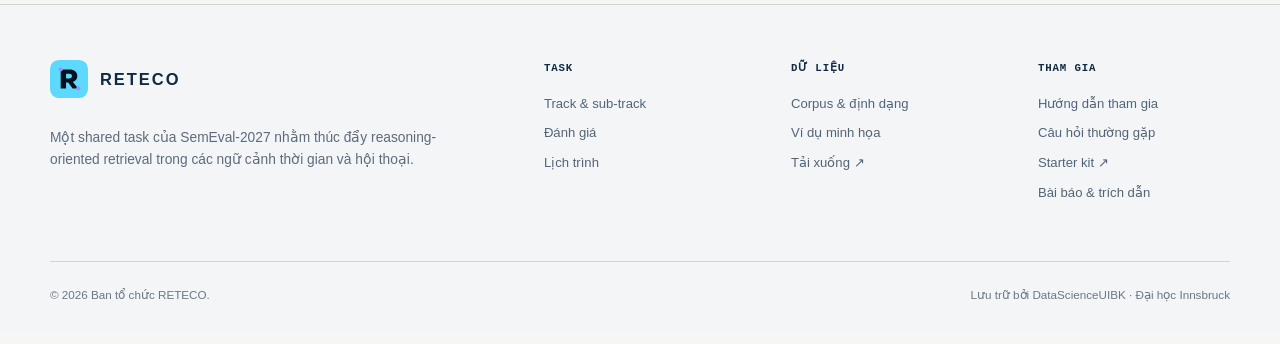
<file: docs/task.html>
<!doctype html>
<html lang="vi">
<head>
  <meta charset="utf-8"><meta name="viewport" content="width=device-width, initial-scale=1">
  <meta name="description" content="Định nghĩa và đầu vào/đầu ra cho tất cả các track của RETECO SemEval-2027."><meta name="theme-color" content="#f6f7f4">
  <title>Task — RETECO SemEval-2027</title>
  <link rel="icon" href="assets/brand/reteco-mark.svg" type="image/svg+xml"><link rel="stylesheet" href="assets/css/site.css"><script src="assets/js/site.js" defer></script>
</head>
<body>
<a class="skip-link" href="#main">Chuyển đến nội dung</a>
<header class="site-header"><div class="shell nav-wrap"><a class="brand" href="index.html"><img class="brand-mark" src="assets/brand/reteco-mark.svg" alt=""><span><span class="brand-name">RETECO</span><br><span class="brand-event">SemEval 2027</span></span></a><button class="nav-toggle" type="button" aria-label="Mở menu điều hướng" aria-expanded="false"><span></span><span></span><span></span></button><nav class="nav-links" aria-label="Điều hướng chính"><a href="index.html">Tổng quan</a><a aria-current="page" href="task.html">Task</a><a href="data.html">Dữ liệu</a><a href="samples.html">Dữ liệu mẫu</a><a href="evaluation.html">Đánh giá</a><a href="participate.html">Tham gia</a><a href="timeline.html">Lịch trình</a><a href="papers.html">Bài báo</a><a class="nav-cta" href="https://github.com/DataScienceUIBK/RETECO" target="_blank" rel="noreferrer">GitHub ↗</a></nav></div></header>
<main id="main">
  <header class="page-hero"><div class="shell"><div class="breadcrumbs"><a href="index.html">Trang chủ</a><span>/</span>Task</div><p class="eyebrow">RETECO · SemEval-2027 Task 1</p><h1>Định nghĩa task</h1><p class="lede">RETECO hợp nhất temporal grounding và suy luận hội thoại (conversational reasoning) dưới một giao diện truy xuất có xếp hạng (ranked retrieval) chung, rồi mở rộng giao diện đó sang sinh văn bản có căn cứ (grounded generation).</p></div></header>
  <section class="section"><div class="shell toc-layout">
    <aside class="toc"><strong>Trên trang này</strong><a href="#overview">Tổng quan</a><a href="#track-1">Track 1 · TEMPO</a><a href="#track-2">Track 2 · RECOR</a><a href="#hidden-test">Tập test ẩn</a><a href="#participation">Tham gia những gì</a></aside>
    <div class="prose">
      <section id="overview"><p class="eyebrow">Tổng quan</p><h2>Vì sao cần reasoning-oriented retrieval?</h2><p>Hầu hết các benchmark về truy xuất đều đề cao sự tương đồng về chủ đề. Nhu cầu thông tin thực tế khắt khe hơn: một tài liệu (document) có thể bàn đúng chủ đề nhưng sai giai đoạn, hoặc chứa đúng từ vựng nhưng không làm rõ “cái đó” ám chỉ điều gì trong cuộc hội thoại hiện tại.</p><p>RETECO đánh giá mức độ liên quan (relevance) có xét đến những chiều còn thiếu này. Các track có chung một câu hỏi cốt lõi—liệu hệ thống có thể xếp hạng những đoạn văn (passage) thực sự đáp ứng nhu cầu thông tin hay không?—đồng thời tách riêng hai kiểu suy luận (reasoning).</p><div class="callout"><strong>Đầu ra truy xuất chính thức</strong>Với mỗi truy vấn (query) hoặc lượt hội thoại mục tiêu (target turn), hệ thống nộp một danh sách có thứ tự các ID tài liệu. Tài liệu liên quan được xếp hạng càng cao thì càng được tính nhiều điểm hơn qua nDCG@10.</div></section>

      <section id="track-1"><p class="eyebrow">Track 01 · TEMPO</p><h2>Temporal Grounded Retrieval</h2><p>Hệ thống nhận một truy vấn có căn cứ thời gian (temporally grounded query) và một corpus theo lĩnh vực (domain). Hệ thống phải truy xuất những đoạn văn vừa liên quan về chủ đề <em>vừa</em> khớp với các giai đoạn thời gian mà truy vấn yêu cầu. Một đoạn văn chứa một mốc thời gian không liên quan thì không được coi là khớp về thời gian.</p>
        <h3>Sub-track 1a — Temporal Retrieval</h3><div class="io-grid"><div class="io-card"><small>Đầu vào</small><h3>Truy vấn + corpus</h3><p>Một nhu cầu thông tin phức tạp về thời gian và tập tài liệu của lĩnh vực tương ứng.</p></div><div class="io-card"><small>Đầu ra</small><h3>Tài liệu được xếp hạng</h3><p>Danh sách có thứ tự các ID tài liệu cho toàn bộ truy vấn.</p></div></div>
        <h3>Sub-track 1b — Step-wise Temporal Retrieval</h3><div class="io-grid"><div class="io-card"><small>Đầu vào</small><h3>Các bước phân rã + corpus</h3><p>Truy vấn thời gian được biểu diễn qua các bước suy luận đã phân rã (decomposed steps), mỗi bước nhắm đến một phần hoặc một giai đoạn cần thiết.</p></div><div class="io-card"><small>Đầu ra</small><h3>Xếp hạng theo từng bước</h3><p>Một danh sách tài liệu có thứ tự cho mỗi bước truy xuất trung gian.</p></div></div>
        <div class="callout"><strong>Điều gì khiến Track 1 khó?</strong>Pilot công khai của TEMPO bao gồm mười lớp suy luận thời gian (temporal reasoning), trong đó có phân tích/định vị sự kiện và đặt bối cảnh theo giai đoạn thời gian. Ngay cả những hệ thống mạnh vẫn không bao phủ được tất cả các giai đoạn cần thiết với nhiều truy vấn.</div>
        <div class="code-block"><span class="code-label">Bản ghi pilot công khai · rút gọn</span><code>{
  "id": "122291_22",
  "query": "Why was there a jump in transactions per block in 2023?",
  "gold_ids": ["bitcoin/25785deb_4434.txt", "…"]
}</code></div>
      </section>

      <section id="track-2"><p class="eyebrow">Track 02 · RECOR</p><h2>Reasoning-Intensive Conversational Retrieval</h2><p>Hệ thống nhận lượt (turn) hiện tại của người dùng cùng với phần hội thoại trước đó. Hệ thống phải giải quyết các phụ thuộc diễn ngôn (discourse dependency)—như đồng tham chiếu (coreference) và tỉnh lược (ellipsis)—và xác định những đoạn văn mà mức độ liên quan có thể đòi hỏi một liên kết khái niệm nhiều bước thay vì sự trùng lặp bề mặt (surface overlap).</p>
        <h3>Sub-track 2a — Conversational Retrieval</h3><div class="io-grid"><div class="io-card"><small>Đầu vào</small><h3>Hội thoại + corpus</h3><p>Lịch sử hội thoại, lượt mục tiêu hiện tại và tập tài liệu của lĩnh vực tương ứng.</p></div><div class="io-card"><small>Đầu ra</small><h3>Đoạn văn được xếp hạng</h3><p>Danh sách có thứ tự các ID tài liệu hỗ trợ cho lượt hiện tại.</p></div></div>
        <h3>Sub-track 2b — Generation with Gold Passages</h3><div class="io-grid"><div class="io-card"><small>Đầu vào</small><h3>Hội thoại + gold evidence</h3><p>Các đoạn văn hỗ trợ (supporting passage) do ban tổ chức cung cấp giúp tách việc sinh câu trả lời khỏi chất lượng truy xuất.</p></div><div class="io-card"><small>Đầu ra</small><h3>Phản hồi có căn cứ</h3><p>Một câu trả lời trực tiếp, mạch lạc, trung thành (faithful) với các đoạn văn được cung cấp và ngữ cảnh hội thoại.</p></div></div>
        <h3>Sub-track 2c — Full Conversational RAG</h3><div class="io-grid"><div class="io-card"><small>Đầu vào</small><h3>Hội thoại + corpus</h3><p>Thiết lập end-to-end hoàn chỉnh, không cung cấp gold passage cho hệ thống.</p></div><div class="io-card"><small>Đầu ra</small><h3>Top-5 + phản hồi</h3><p>Tối đa năm ID đoạn văn được truy xuất và một câu trả lời được sinh ra, dựa trên bằng chứng (evidence-grounded).</p></div></div>
        <div class="callout callout--violet"><strong>Điều gì khiến Track 2 khó?</strong>Các lượt sau hiếm khi đứng độc lập. Pilot RECOR cho thấy việc bổ sung lịch sử hội thoại và suy luận tường minh có thể tăng hiệu quả truy xuất lên khoảng gấp đôi, cho thấy lượng ngữ cảnh bị mất khi truy xuất chỉ bằng truy vấn thô (raw query).</div>
        <div class="code-block"><span class="code-label">Lượt pilot công khai · rút gọn</span><code>{
  "turn_id": 2,
  "query": "Wait, did any works actually get their copyright back?",
  "conversation_history": "Q: … A: …",
  "gold_doc_ids": ["law_ex_111149_doc_1", "…"]
}</code></div>
      </section>

      <section id="hidden-test"><p class="eyebrow">Dữ liệu đánh giá</p><h2>Tập đánh giá held-out</h2><p>Các bản phát hành công khai của TEMPO và RECOR là nền tảng cho việc huấn luyện và phát triển. Việc đánh giá tại SemEval sử dụng một tập test riêng, chưa từng được công bố công khai, được lấy từ nguồn tư liệu chưa từng xuất hiện.</p><ul><li>Khoảng 350 truy vấn test cho Track 1, được phân tầng (stratified) trên cả 13 lĩnh vực của TEMPO.</li><li>Khoảng 200 lượt mục tiêu cho Track 2, được phân tầng trên cả 11 lĩnh vực của RECOR.</li><li>Mọi mục đều được kiểm tra lại thủ công; ít nhất 25% được gán nhãn kép (double annotation) và được ban tổ chức phân xử (adjudication).</li><li>Gold label được giữ kín trong suốt giai đoạn đánh giá.</li></ul><div class="callout callout--amber"><strong>Chống nhiễm bẩn dữ liệu (data contamination)</strong>Người tham gia không được tìm cách tái tạo, suy luận hoặc gán nhãn thủ công các gold label ẩn. Quy định chi tiết của cuộc thi sẽ được công bố cùng với bản phát hành dữ liệu đánh giá.</div></section>

      <section id="participation"><p class="eyebrow">Phạm vi tham gia</p><h2>Phạm vi tham gia</h2><p>Các đội có thể tham gia bất kỳ tập con nào trong năm sub-track. Corpus được cung cấp là tập tài liệu truy xuất chính thức. Được phép dùng mô hình mã nguồn mở, mô hình độc quyền và API mô hình bên ngoài khi việc sử dụng được công bố rõ ràng trong phần mô tả hệ thống, tuân theo quy định cuối cùng của cuộc thi.</p><div class="button-row"><a class="button" href="participate.html">Hướng dẫn tham gia →</a><a class="button button--paper" href="evaluation.html">Cách tính điểm</a></div></section>
    </div>
  </div></section>
  <section class="section section--compact"><div class="shell"><p>Định dạng bản ghi, thống kê corpus theo từng lĩnh vực, giấy phép và các baseline tham chiếu được mô tả trên <a href="data.html">trang dữ liệu</a>. Dữ liệu train/dev có sẵn trên <a href="https://huggingface.co/datasets/DataScience-UIBK/RETECO-SemEval2027">Hugging Face</a>.</p></div></section>
</main>
<footer class="site-footer"><div class="shell"><div class="footer-grid"><div class="footer-brand"><a class="brand" href="index.html"><img class="brand-mark" src="assets/brand/reteco-mark.svg" alt=""><span class="brand-name">RETECO</span></a><p>Một shared task của SemEval-2027 nhằm thúc đẩy reasoning-oriented retrieval trong các ngữ cảnh thời gian và hội thoại.</p></div><div class="footer-col"><strong>Task</strong><a href="task.html">Track &amp; sub-track</a><a href="evaluation.html">Đánh giá</a><a href="timeline.html">Lịch trình</a></div><div class="footer-col"><strong>Dữ liệu</strong><a href="data.html">Corpus &amp; định dạng</a><a href="samples.html">Ví dụ minh họa</a><a href="https://huggingface.co/datasets/DataScience-UIBK/RETECO-SemEval2027">Tải xuống ↗</a></div><div class="footer-col"><strong>Tham gia</strong><a href="participate.html">Hướng dẫn tham gia</a><a href="participate.html#faq">Câu hỏi thường gặp</a><a href="https://github.com/DataScienceUIBK/RETECO/tree/main/starter_kit">Starter kit ↗</a><a href="papers.html">Bài báo &amp; trích dẫn</a></div></div><div class="footer-bottom"><span>© <span data-year>2026</span> Ban tổ chức RETECO.</span><span>Lưu trữ bởi DataScienceUIBK · Đại học Innsbruck</span></div></div></footer>
</body></html>
</file>
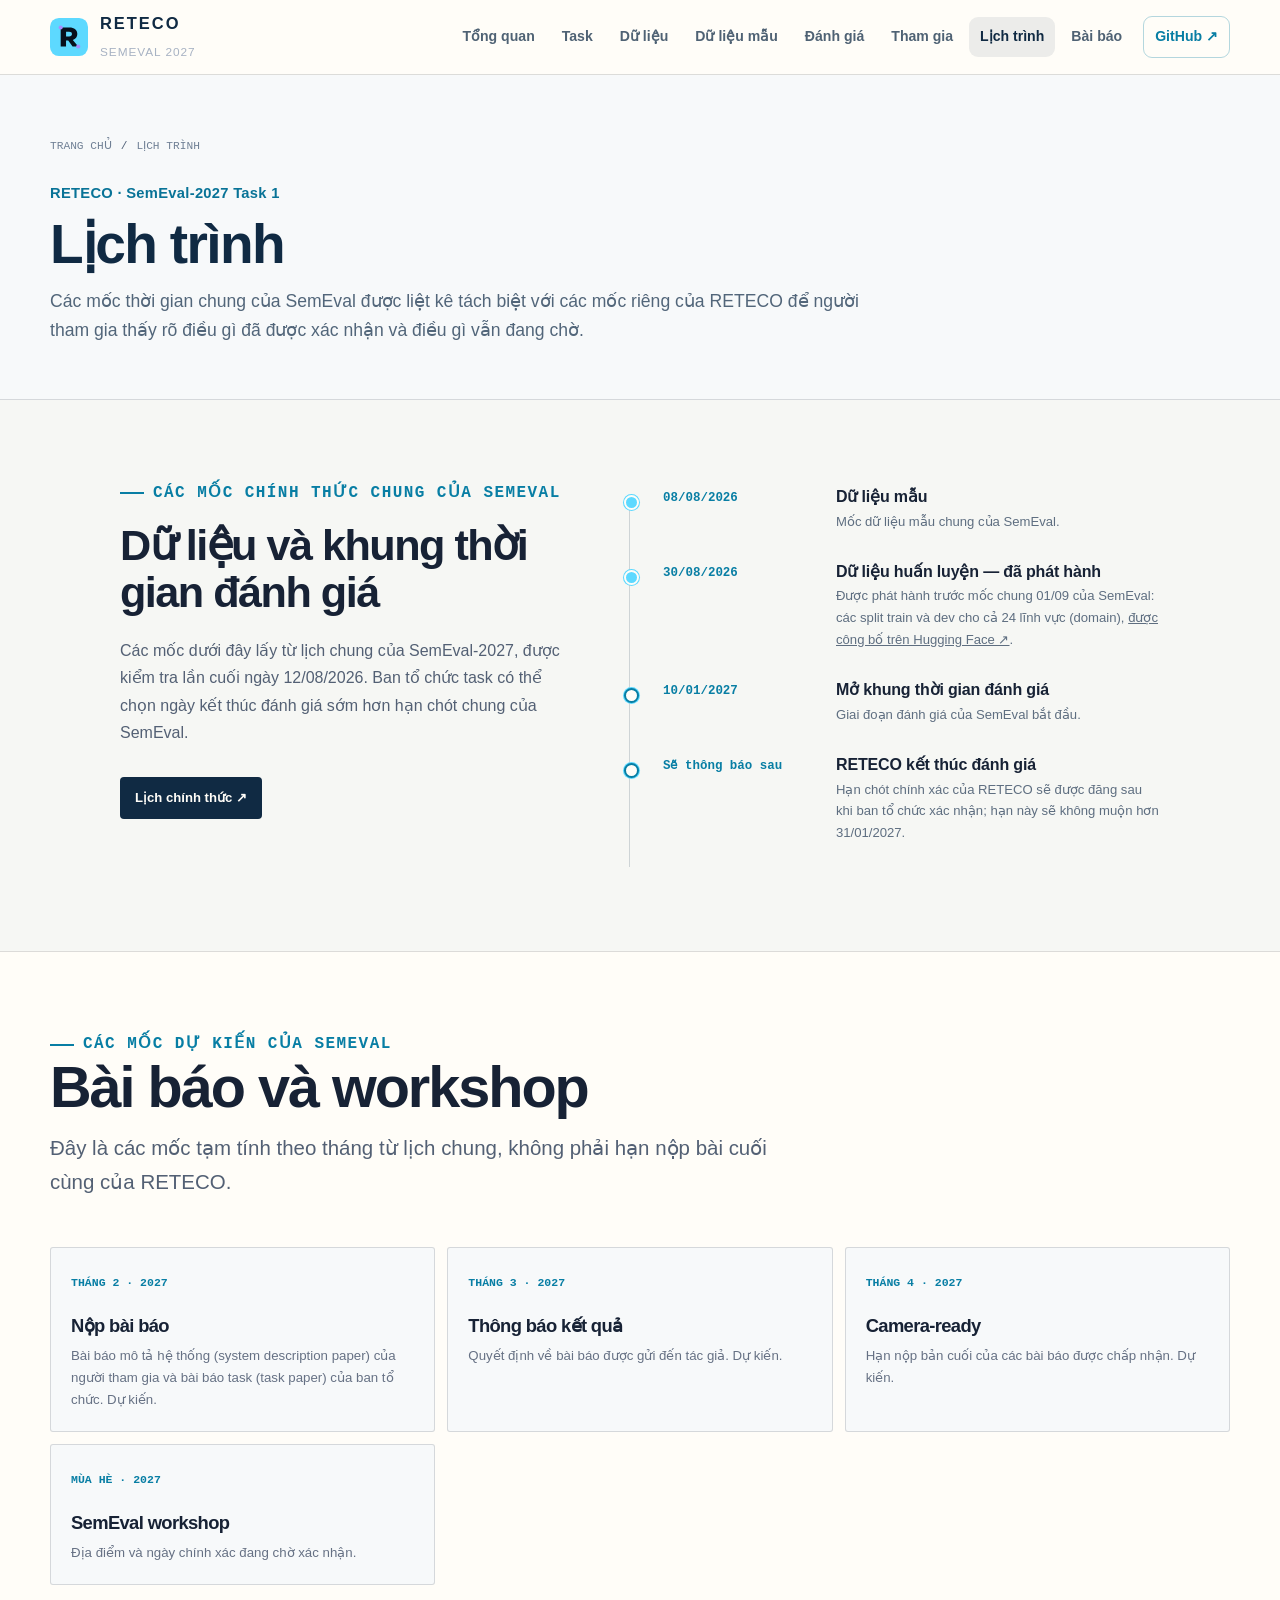
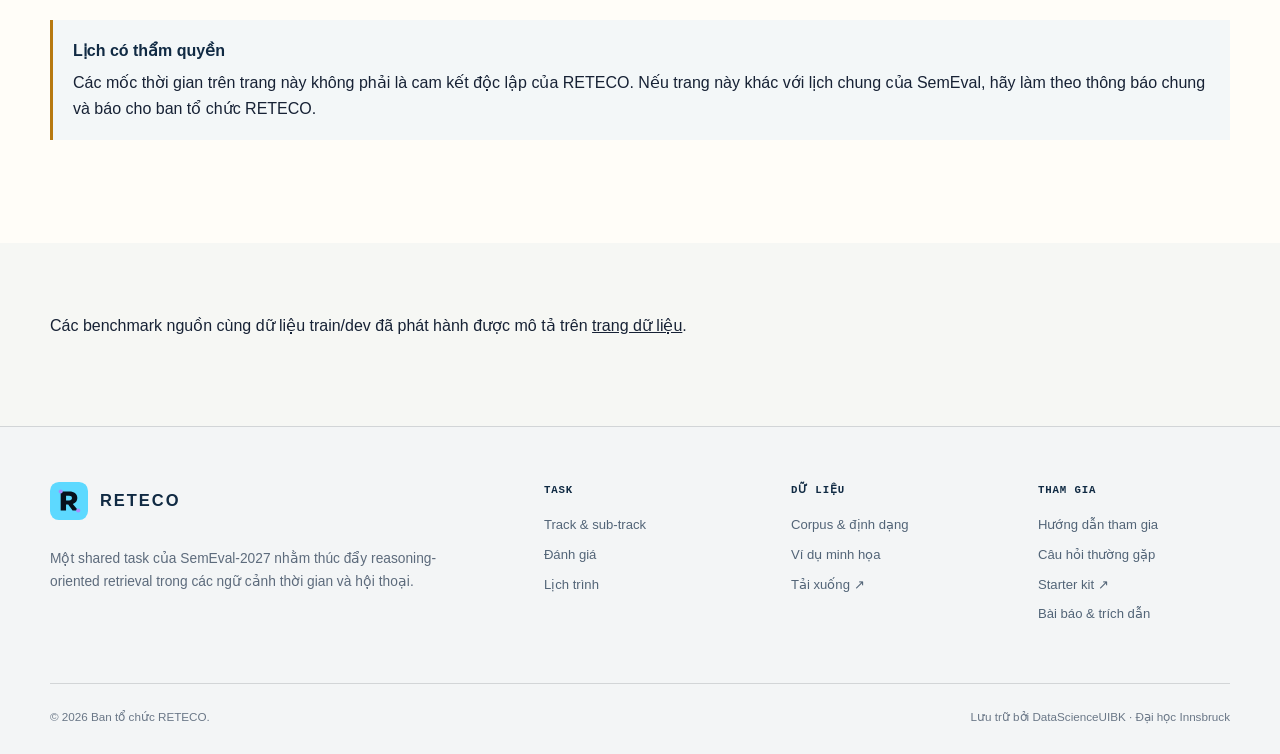
<file: docs/timeline.html>
<!doctype html>
<html lang="vi">
<head><meta charset="utf-8"><meta name="viewport" content="width=device-width, initial-scale=1"><meta name="description" content="Các mốc chung của SemEval và tình trạng lịch trình riêng của RETECO."><meta name="theme-color" content="#f6f7f4"><title>Lịch trình — RETECO</title><link rel="icon" href="assets/brand/reteco-mark.svg" type="image/svg+xml"><link rel="stylesheet" href="assets/css/site.css"><script src="assets/js/site.js" defer></script></head>
<body>
<a class="skip-link" href="#main">Chuyển đến nội dung</a><header class="site-header"><div class="shell nav-wrap"><a class="brand" href="index.html"><img class="brand-mark" src="assets/brand/reteco-mark.svg" alt=""><span><span class="brand-name">RETECO</span><br><span class="brand-event">SemEval 2027</span></span></a><button class="nav-toggle" type="button" aria-label="Mở menu điều hướng" aria-expanded="false"><span></span><span></span><span></span></button><nav class="nav-links" aria-label="Điều hướng chính"><a href="index.html">Tổng quan</a><a href="task.html">Task</a><a href="data.html">Dữ liệu</a><a href="samples.html">Dữ liệu mẫu</a><a href="evaluation.html">Đánh giá</a><a href="participate.html">Tham gia</a><a aria-current="page" href="timeline.html">Lịch trình</a><a href="papers.html">Bài báo</a><a class="nav-cta" href="https://github.com/DataScienceUIBK/RETECO" target="_blank" rel="noreferrer">GitHub ↗</a></nav></div></header>
<main id="main">
  <header class="page-hero"><div class="shell"><div class="breadcrumbs"><a href="index.html">Trang chủ</a><span>/</span>Lịch trình</div><p class="eyebrow">RETECO · SemEval-2027 Task 1</p><h1>Lịch trình</h1><p class="lede">Các mốc thời gian chung của SemEval được liệt kê tách biệt với các mốc riêng của RETECO để người tham gia thấy rõ điều gì đã được xác nhận và điều gì vẫn đang chờ.</p></div></header>

  <section class="section"><div class="shell split"><div><p class="eyebrow">Các mốc chính thức chung của SemEval</p><h2>Dữ liệu và khung thời gian đánh giá</h2><p class="lede">Các mốc dưới đây lấy từ lịch chung của SemEval-2027, được kiểm tra lần cuối ngày 12/08/2026. Ban tổ chức task có thể chọn ngày kết thúc đánh giá sớm hơn hạn chót chung của SemEval.</p><div class="button-row"><a class="button" href="https://semeval.github.io/SemEval2027/" target="_blank" rel="noreferrer">Lịch chính thức ↗</a></div></div><div class="timeline timeline--light">
    <div class="timeline-item"><time datetime="2026-08-08">08/08/2026</time><div><h3>Dữ liệu mẫu</h3><p>Mốc dữ liệu mẫu chung của SemEval.</p></div></div>
    <div class="timeline-item"><time datetime="2026-08-30">30/08/2026</time><div><h3>Dữ liệu huấn luyện — đã phát hành</h3><p>Được phát hành trước mốc chung 01/09 của SemEval: các split train và dev cho cả 24 lĩnh vực (domain), <a href="https://huggingface.co/datasets/DataScience-UIBK/RETECO-SemEval2027">được công bố trên Hugging Face ↗</a>.</p></div></div>
    <div class="timeline-item timeline-item--future"><time datetime="2027-01-10">10/01/2027</time><div><h3>Mở khung thời gian đánh giá</h3><p>Giai đoạn đánh giá của SemEval bắt đầu.</p></div></div>
    <div class="timeline-item timeline-item--future"><time>Sẽ thông báo sau</time><div><h3>RETECO kết thúc đánh giá</h3><p>Hạn chót chính xác của RETECO sẽ được đăng sau khi ban tổ chức xác nhận; hạn này sẽ không muộn hơn 31/01/2027.</p></div></div>
  </div></div></section>

  <section class="section section--white section--rule"><div class="shell"><div class="section-head"><div><p class="eyebrow">Các mốc dự kiến của SemEval</p><h2>Bài báo và workshop</h2><p class="lede">Đây là các mốc tạm tính theo tháng từ lịch chung, không phải hạn nộp bài cuối cùng của RETECO.</p></div></div><div class="phase-grid"><article class="phase"><code>THÁNG 2 · 2027</code><h3>Nộp bài báo</h3><p>Bài báo mô tả hệ thống (system description paper) của người tham gia và bài báo task (task paper) của ban tổ chức. Dự kiến.</p></article><article class="phase"><code>THÁNG 3 · 2027</code><h3>Thông báo kết quả</h3><p>Quyết định về bài báo được gửi đến tác giả. Dự kiến.</p></article><article class="phase"><code>THÁNG 4 · 2027</code><h3>Camera-ready</h3><p>Hạn nộp bản cuối của các bài báo được chấp nhận. Dự kiến.</p></article><article class="phase"><code>MÙA HÈ · 2027</code><h3>SemEval workshop</h3><p>Địa điểm và ngày chính xác đang chờ xác nhận.</p></article></div><div class="callout callout--amber" style="margin-top:35px"><strong>Lịch có thẩm quyền</strong>Các mốc thời gian trên trang này không phải là cam kết độc lập của RETECO. Nếu trang này khác với lịch chung của SemEval, hãy làm theo thông báo chung và báo cho ban tổ chức RETECO.</div></div></section>
  <section class="section section--compact"><div class="shell"><p>Các benchmark nguồn cùng dữ liệu train/dev đã phát hành được mô tả trên <a href="data.html">trang dữ liệu</a>.</p></div></section>
</main>
<footer class="site-footer"><div class="shell"><div class="footer-grid"><div class="footer-brand"><a class="brand" href="index.html"><img class="brand-mark" src="assets/brand/reteco-mark.svg" alt=""><span class="brand-name">RETECO</span></a><p>Một shared task của SemEval-2027 nhằm thúc đẩy reasoning-oriented retrieval trong các ngữ cảnh thời gian và hội thoại.</p></div><div class="footer-col"><strong>Task</strong><a href="task.html">Track &amp; sub-track</a><a href="evaluation.html">Đánh giá</a><a href="timeline.html">Lịch trình</a></div><div class="footer-col"><strong>Dữ liệu</strong><a href="data.html">Corpus &amp; định dạng</a><a href="samples.html">Ví dụ minh họa</a><a href="https://huggingface.co/datasets/DataScience-UIBK/RETECO-SemEval2027">Tải xuống ↗</a></div><div class="footer-col"><strong>Tham gia</strong><a href="participate.html">Hướng dẫn tham gia</a><a href="participate.html#faq">Câu hỏi thường gặp</a><a href="https://github.com/DataScienceUIBK/RETECO/tree/main/starter_kit">Starter kit ↗</a><a href="papers.html">Bài báo &amp; trích dẫn</a></div></div><div class="footer-bottom"><span>© <span data-year>2026</span> Ban tổ chức RETECO.</span><span>Lưu trữ bởi DataScienceUIBK · Đại học Innsbruck</span></div></div></footer>
</body>
</html>
</file>
<file: docs/assets/css/site.css>
:root {
  --ink: #102a43;
  --ink-soft: #183b56;
  --paper: #f6f7f4;
  --paper-2: #e9eff2;
  --white: #fffdf8;
  --muted: #a7b2c3;
  --text: #172235;
  --cyan: #5dd9ff;
  --cyan-deep: #087ea4;
  --violet: #a88cff;
  --violet-deep: #6950b8;
  --lime: #b9f6cb;
  --amber: #ffcb70;
  --line-dark: rgba(255, 255, 255, .13);
  --line-light: rgba(7, 16, 29, .14);
  --shadow: 0 24px 70px rgba(5, 12, 23, .15);
  --radius: 22px;
  --content: 1180px;
  --font-sans: Inter, "Avenir Next", Avenir, "Segoe UI", Helvetica, Arial, sans-serif;
  --font-mono: "SFMono-Regular", Consolas, "Liberation Mono", monospace;
}

* { box-sizing: border-box; }
html { scroll-behavior: smooth; }
body {
  margin: 0;
  overflow-x: clip;
  background: var(--paper);
  color: var(--text);
  font-family: var(--font-sans);
  font-size: 16px;
  line-height: 1.65;
  -webkit-font-smoothing: antialiased;
}
body::before {
  position: fixed;
  inset: 0;
  z-index: 100;
  pointer-events: none;
  display: none;
  content: "";
  background-image: url("data:image/svg+xml,%3Csvg viewBox='0 0 180 180' xmlns='http://www.w3.org/2000/svg'%3E%3Cfilter id='n'%3E%3CfeTurbulence type='fractalNoise' baseFrequency='.9' numOctaves='4' stitchTiles='stitch'/%3E%3C/filter%3E%3Crect width='100%25' height='100%25' filter='url(%23n)' opacity='.55'/%3E%3C/svg%3E");
}

a { color: inherit; }
img, svg { display: block; max-width: 100%; }
button, input { font: inherit; }
::selection { background: var(--cyan); color: var(--ink); }

.skip-link {
  position: fixed;
  top: 10px;
  left: 10px;
  z-index: 1000;
  padding: 10px 14px;
  border-radius: 10px;
  background: var(--white);
  color: var(--ink);
  transform: translateY(-160%);
}
.skip-link:focus { transform: translateY(0); }

.shell { width: min(calc(100% - 40px), var(--content)); margin-inline: auto; }
.section { padding: 76px 0; }
.section--compact { padding: 70px 0; }
.section--dark { background: #1d3f59; color: var(--white); }
.section--white { background: var(--white); }
.section--rule { border-top: 1px solid var(--line-light); }

.site-header {
  position: sticky;
  top: 0;
  z-index: 50;
  border-bottom: 1px solid var(--line-light);
  background: rgba(255, 253, 248, .94);
  color: var(--ink);
  backdrop-filter: blur(18px);
}
.nav-wrap { min-height: 74px; display: flex; align-items: center; justify-content: space-between; gap: 26px; }
.brand { display: inline-flex; align-items: center; gap: 12px; text-decoration: none; }
.brand-mark { width: 38px; height: 38px; }
.brand-name { font-size: 1.03rem; font-weight: 850; letter-spacing: .12em; }
.brand-event { color: var(--muted); font-size: .74rem; letter-spacing: .08em; text-transform: uppercase; }
.nav-links { display: flex; align-items: center; gap: 5px; }
.nav-links a {
  padding: 8px 11px;
  border-radius: 9px;
  color: #4f6274;
  font-size: .88rem;
  font-weight: 650;
  text-decoration: none;
  transition: background .2s, color .2s;
}
.nav-links a:hover, .nav-links a[aria-current="page"] { background: rgba(16, 42, 67, .08); color: var(--ink); }
.nav-links .nav-cta { margin-left: 5px; border: 1px solid rgba(8, 126, 164, .3); color: var(--cyan-deep); }
.nav-toggle { display: none; border: 0; background: transparent; color: var(--ink); cursor: pointer; }
.nav-toggle span { display: block; width: 24px; height: 2px; margin: 5px 0; background: currentColor; }

.eyebrow {
  display: inline-flex;
  align-items: center;
  gap: 9px;
  margin: 0 0 17px;
  color: var(--cyan-deep);
  font-family: var(--font-mono);
  font-size: 1rem;
  font-weight: 800;
  line-height: 1.45;
  letter-spacing: .09em;
  text-transform: uppercase;
}
.section--dark .eyebrow { color: var(--cyan); }
.hero .eyebrow { color: var(--cyan-deep); }
.eyebrow::before { width: 24px; height: 2px; background: currentColor; content: ""; }
h1, h2, h3 { margin-top: 0; line-height: 1.08; letter-spacing: -.035em; }
h1 { font-size: clamp(3.5rem, 8vw, 7.6rem); }
h2 { margin-bottom: 22px; font-size: clamp(2.15rem, 4.5vw, 4rem); }
h3 { margin-bottom: 12px; font-size: clamp(1.28rem, 2.2vw, 1.7rem); }
p { margin-top: 0; }
.lede { max-width: 740px; color: #536074; font-size: clamp(1.05rem, 1.6vw, 1.28rem); }
.section--dark .lede { color: #b8c2d1; }
.section-head { display: flex; align-items: end; justify-content: space-between; gap: 30px; margin-bottom: 48px; }
.section-head > div:first-child { max-width: 820px; }
.section-head h2 { margin-bottom: 13px; }
.section-head p { margin-bottom: 0; }

.hero {
  position: relative;
  min-height: 610px;
  overflow: hidden;
  background: linear-gradient(135deg, #edf7f8 0%, #f7f5ef 58%, #f0edf8 100%);
  color: var(--ink);
}
.hero::after {
  position: absolute;
  inset: auto -10% -55% 34%;
  width: 850px;
  height: 850px;
  border: 1px solid rgba(8, 126, 164, .16);
  border-radius: 50%;
  box-shadow: 0 0 0 90px rgba(93, 217, 255, .04), 0 0 0 180px rgba(168, 140, 255, .025);
  content: "";
}
.hero-grid {
  position: relative;
  z-index: 1;
  display: grid;
  grid-template-columns: 1.18fr .82fr;
  gap: 78px;
  align-items: center;
  padding: 78px 0 88px;
}
.hero-grid > *, .split > * { min-width: 0; }
.hero h1 { max-width: 760px; margin: 0 0 23px; font-size: clamp(2.8rem, 5.6vw, 5.25rem); line-height: 1.02; }
.hero h1 span { display: block; margin-top: 12px; color: var(--cyan-deep); font-size: .48em; font-weight: 650; letter-spacing: -.025em; -webkit-text-stroke: 0; }
.hero-copy { max-width: 690px; color: #465b6e; font-size: clamp(1.05rem, 1.45vw, 1.23rem); }
.hero-actions, .button-row { display: flex; flex-wrap: wrap; gap: 12px; margin-top: 31px; }
.button {
  display: inline-flex;
  align-items: center;
  justify-content: center;
  gap: 9px;
  min-height: 48px;
  padding: 12px 18px;
  border: 1px solid transparent;
  border-radius: 12px;
  background: var(--ink);
  color: var(--white);
  font-size: .88rem;
  font-weight: 780;
  text-decoration: none;
  transition: transform .2s, box-shadow .2s, background .2s;
}
.button:hover { transform: translateY(-2px); box-shadow: 0 10px 24px rgba(5, 12, 23, .16); }
.button--primary { background: var(--cyan); color: var(--ink); }
.button--light { background: var(--white); color: var(--ink); }
.button--outline { border-color: rgba(255, 255, 255, .28); background: transparent; }
.button--paper { border-color: var(--line-light); background: transparent; color: var(--ink); }
.button--disabled { border-color: var(--line-light); background: rgba(255,255,255,.04); color: #7e8999; cursor: default; pointer-events: none; }
.button svg { width: 17px; height: 17px; }

.hero-panel {
  position: relative;
  min-height: 430px;
  border: 1px solid rgba(16, 42, 67, .14);
  border-radius: 30px;
  background: rgba(255, 255, 255, .72);
  box-shadow: 0 28px 70px rgba(16, 42, 67, .12);
}
.signal-map { position: absolute; inset: 26px; }
.signal-label { position: absolute; font-family: var(--font-mono); font-size: .68rem; letter-spacing: .07em; text-transform: uppercase; }
.signal-label--one { top: 0; left: 0; color: var(--cyan-deep); }
.signal-label--two { right: 0; bottom: 0; color: var(--violet); }
.time-axis { position: absolute; top: 39%; left: 4%; right: 4%; height: 1px; background: rgba(93,217,255,.45); }
.time-axis::before, .time-axis::after { position: absolute; top: -3px; width: 7px; height: 7px; border-radius: 50%; background: var(--cyan); content: ""; }
.time-axis::before { left: 0; } .time-axis::after { right: 0; }
.time-node { position: absolute; top: calc(39% - 18px); width: 38px; height: 38px; border: 1px solid var(--cyan-deep); border-radius: 50%; background: var(--white); box-shadow: 0 0 24px rgba(8,126,164,.12); }
.time-node:nth-of-type(1) { left: 14%; }
.time-node:nth-of-type(2) { left: 45%; }
.time-node:nth-of-type(3) { right: 13%; }
.conversation { position: absolute; inset: 54% 4% 4%; }
.bubble { position: absolute; max-width: 78%; padding: 11px 14px; border-radius: 13px; color: var(--ink); font-size: .74rem; line-height: 1.4; }
.bubble--q { left: 0; background: rgba(168,140,255,.17); border: 1px solid rgba(168,140,255,.42); }
.bubble--a { right: 0; top: 55px; background: var(--paper-2); border: 1px solid var(--line-light); }
.bubble--q2 { left: 8%; top: 125px; background: rgba(168,140,255,.17); border: 1px solid rgba(168,140,255,.42); }
.reason-link { position: absolute; top: 113px; left: 38%; width: 95px; border-top: 1px dashed var(--violet); transform: rotate(20deg); transform-origin: left; }
.panel-badge { position: absolute; right: 22px; top: 22px; width: 53px; height: 53px; display: grid; place-items: center; border-radius: 50%; background: var(--lime); color: var(--ink); font-family: var(--font-mono); font-size: .65rem; font-weight: 900; }

.announcement { border-bottom: 1px solid var(--line-light); background: var(--amber); color: var(--ink); }
.announcement .shell { min-height: 48px; display: flex; align-items: center; justify-content: center; gap: 12px; font-size: .84rem; font-weight: 700; text-align: center; }
.announcement code { font-family: var(--font-mono); font-size: .7rem; letter-spacing: .07em; text-transform: uppercase; }

.stat-grid { display: grid; grid-template-columns: repeat(4, 1fr); border-top: 1px solid var(--line-light); border-left: 1px solid var(--line-light); }
.stat { min-height: 150px; padding: 26px; border-right: 1px solid var(--line-light); border-bottom: 1px solid var(--line-light); }
.stat strong { display: block; margin-bottom: 7px; color: var(--ink); font-size: clamp(2rem, 3.7vw, 3.25rem); line-height: 1; letter-spacing: -.045em; }
.stat span { color: #657084; font-size: .84rem; }

.track-grid { display: grid; grid-template-columns: 1fr 1fr; gap: 22px; }
.track-card { position: relative; min-height: 430px; overflow: hidden; padding: 38px; border: 1px solid var(--line-dark); border-radius: var(--radius); background: var(--ink-soft); }
.track-card::after { position: absolute; right: -90px; bottom: -130px; width: 300px; height: 300px; border: 1px solid currentColor; border-radius: 50%; opacity: .16; content: ""; }
.track-card--time { color: var(--cyan); }
.track-card--talk { color: var(--violet); }
.track-number { font-family: var(--font-mono); font-size: .92rem; font-weight: 850; line-height: 1.4; letter-spacing: .09em; text-transform: uppercase; }
.track-card h3 { max-width: 420px; margin: 105px 0 18px; color: var(--white); font-size: clamp(2rem, 3.7vw, 3.2rem); }
.track-card p { max-width: 510px; color: #bac4d2; }
.pill-row { display: flex; flex-wrap: wrap; gap: 8px; margin-top: 25px; }
.pill { padding: 6px 10px; border: 1px solid currentColor; border-radius: 999px; font-family: var(--font-mono); font-size: .66rem; letter-spacing: .04em; }
.track-card--soft { min-height: 330px; border-color: var(--line-light); background: var(--white); box-shadow: 0 16px 40px rgba(16,42,67,.07); }
.track-card--soft.track-card--time { color: var(--cyan-deep); }
.track-card--soft.track-card--talk { color: var(--violet-deep); }
.track-card--soft h3 { margin-top: 70px; color: var(--ink); font-size: clamp(1.8rem, 3.2vw, 2.7rem); }
.track-card--soft p { color: #536579; }

.organizer-band { padding: 44px 0 48px; border-top: 1px solid var(--line-light); border-bottom: 1px solid var(--line-light); background: var(--white); }
.organizer-band-head { display: flex; align-items: baseline; gap: 22px; margin-bottom: 25px; }
.organizer-band-head .eyebrow { margin: 0; }
.organizer-band-head h2 { margin: 0; font-size: 1.35rem; letter-spacing: -.02em; }
.organizer-row { display: grid; grid-template-columns: repeat(5, 1fr); gap: 13px; }
.organizer-card { padding: 18px 17px; border-left: 2px solid #aacdd8; background: #f7faf9; }
.organizer-card:nth-child(3), .organizer-card:nth-child(4) { border-color: #c8bce9; }
.organizer-card h3 { margin: 0 0 9px; font-size: .96rem; letter-spacing: -.015em; }
.organizer-card p { min-height: 40px; margin: 0 0 10px; color: #536579; font-size: .76rem; line-height: 1.4; }
.organizer-card span { color: #718094; font-family: var(--font-mono); font-size: .61rem; font-weight: 750; letter-spacing: .04em; text-transform: uppercase; }

.resource-grid { display: grid; grid-template-columns: repeat(4, 1fr); gap: 14px; }
.resource-card { min-height: 235px; padding: 25px; border: 1px solid var(--line-light); border-radius: 17px; background: var(--paper); text-decoration: none; transition: transform .2s, border-color .2s, box-shadow .2s; }
.resource-card:hover { transform: translateY(-3px); border-color: rgba(8,126,164,.38); box-shadow: 0 14px 32px rgba(16,42,67,.08); }
.resource-card code { color: var(--cyan-deep); font-family: var(--font-mono); font-size: .66rem; font-weight: 900; letter-spacing: .08em; }
.resource-card:nth-child(n+3) code { color: var(--violet-deep); }
.resource-card h3 { margin: 42px 0 10px; font-size: 1.14rem; }
.resource-card p { color: #5e6e80; font-size: .82rem; }
.resource-card span { color: var(--cyan-deep); font-size: .78rem; font-weight: 780; }

.schedule-strip { background: #eef4f5; }
.schedule-grid { display: grid; grid-template-columns: 1.1fr .9fr; gap: 65px; align-items: center; }
.schedule-grid h2 { font-size: clamp(2rem, 3.8vw, 3.35rem); }
.schedule-note { padding: 27px; border: 1px solid rgba(8,126,164,.18); border-radius: 17px; background: rgba(255,255,255,.72); }
.schedule-note > strong { display: block; margin-bottom: 7px; color: var(--ink); font-size: 1.05rem; }
.schedule-note > p { margin: 0; color: #536579; font-size: .86rem; }

.subtask-list { display: grid; grid-template-columns: repeat(5, 1fr); gap: 12px; margin-top: 32px; }
.subtask { min-height: 176px; padding: 21px; border: 1px solid var(--line-light); border-radius: 16px; background: rgba(255,255,255,.4); }
.subtask code { color: var(--cyan-deep); font-family: var(--font-mono); font-size: .74rem; font-weight: 900; }
.subtask:nth-child(n+3) code { color: var(--violet-deep); }
.subtask h3 { margin: 24px 0 8px; font-size: 1.03rem; letter-spacing: -.02em; }
.subtask p { margin: 0; color: #687386; font-size: .82rem; line-height: 1.5; }

.split { display: grid; grid-template-columns: .9fr 1.1fr; gap: 85px; align-items: start; }
.metric-card { padding: 30px; border-radius: var(--radius); background: var(--white); box-shadow: var(--shadow); }
.metric-primary { display: flex; align-items: center; justify-content: space-between; gap: 20px; padding-bottom: 26px; border-bottom: 1px solid var(--line-light); }
.metric-primary strong { font-size: clamp(2.4rem, 5vw, 4.6rem); letter-spacing: -.06em; }
.metric-primary span { max-width: 175px; color: #647084; font-size: .8rem; text-align: right; }
.metric-list { margin: 22px 0 0; padding: 0; list-style: none; }
.metric-list li { display: flex; justify-content: space-between; gap: 20px; padding: 11px 0; border-bottom: 1px solid rgba(7,16,29,.08); font-size: .87rem; }
.metric-list li:last-child { border: 0; }
.metric-list span { color: #6c7789; text-align: right; }

.timeline { position: relative; margin-top: 45px; }
.timeline::before { position: absolute; top: 8px; bottom: 8px; left: 8px; width: 1px; background: rgba(255,255,255,.2); content: ""; }
.timeline-item { position: relative; display: grid; grid-template-columns: 180px 1fr; gap: 28px; padding: 0 0 31px 42px; }
.timeline-item::before { position: absolute; top: 7px; left: 3px; width: 11px; height: 11px; border: 2px solid var(--ink); border-radius: 50%; background: var(--cyan); box-shadow: 0 0 0 1px var(--cyan); content: ""; }
.timeline-item time { color: var(--cyan); font-family: var(--font-mono); font-size: .78rem; font-weight: 800; }
.timeline-item h3 { margin-bottom: 5px; font-size: 1rem; letter-spacing: -.01em; }
.timeline-item p { margin: 0; color: #aeb9c8; font-size: .82rem; }
.timeline-item--future::before { background: var(--ink); }
.timeline--light::before { background: rgba(16,42,67,.17); }
.timeline--light .timeline-item::before { border-color: var(--white); }
.timeline--light .timeline-item--future::before { background: var(--white); border-color: var(--cyan-deep); }
.timeline--light .timeline-item time { color: var(--cyan-deep); }
.timeline--light .timeline-item p { color: #5e6e80; }

.news-grid { display: grid; grid-template-columns: 1fr 1fr 1fr; gap: 18px; }
.news-card { min-height: 220px; padding: 27px; border: 1px solid var(--line-light); border-radius: 17px; background: rgba(255,255,255,.42); }
.news-card time { color: var(--cyan-deep); font-family: var(--font-mono); font-size: .69rem; font-weight: 800; text-transform: uppercase; }
.news-card h3 { margin: 42px 0 10px; font-size: 1.2rem; }
.news-card p { color: #667184; font-size: .86rem; }

.people-grid { display: grid; grid-template-columns: repeat(5, 1fr); gap: 13px; }
.person { padding: 22px 18px; border-top: 2px solid var(--ink); background: rgba(255,255,255,.45); }
.person-initials { width: 46px; height: 46px; display: grid; place-items: center; margin-bottom: 38px; border-radius: 50%; background: var(--ink); color: var(--white); font-family: var(--font-mono); font-size: .72rem; }
.person h3 { margin-bottom: 6px; font-size: 1rem; }
.person p { margin: 0; color: #667184; font-size: .76rem; line-height: 1.45; }

.page-hero { position: relative; overflow: hidden; padding: 62px 0 54px; border-bottom: 1px solid var(--line-light); background: #f7f9fa; color: var(--ink); }
.page-hero::after { display: none; }
.page-hero h1 { max-width: 990px; margin-bottom: 20px; font-size: clamp(2.5rem, 5vw, 4.25rem); }
.page-hero .lede { color: #52667a; }
.breadcrumbs { margin-bottom: 40px; color: #708095; font-family: var(--font-mono); font-size: .7rem; text-transform: uppercase; }
.breadcrumbs a { text-decoration: none; }
.breadcrumbs span { margin: 0 9px; color: #506078; }

.toc-layout { display: grid; grid-template-columns: 240px 1fr; gap: 75px; align-items: start; }
.toc { position: sticky; top: 105px; padding: 19px; border: 1px solid var(--line-light); border-radius: 14px; background: rgba(255,255,255,.42); }
.toc strong { display: block; margin-bottom: 12px; font-family: var(--font-mono); font-size: .68rem; letter-spacing: .08em; text-transform: uppercase; }
.toc a { display: block; padding: 7px 0; color: #606d80; font-size: .8rem; text-decoration: none; }
.toc a:hover { color: var(--cyan-deep); }
.prose { max-width: 820px; }
.prose > section { margin-bottom: 78px; scroll-margin-top: 110px; }
.prose h2 { font-size: clamp(1.9rem, 3.3vw, 3rem); }
.prose h3 { margin-top: 34px; }
.prose p, .prose li { color: #48566a; }
.prose a { color: #087597; text-underline-offset: 3px; }
.prose ul, .prose ol { padding-left: 1.25rem; }
.prose li { margin-bottom: 8px; }
.callout { margin: 27px 0; padding: 22px 24px; border-left: 3px solid var(--cyan-deep); background: var(--white); }
.callout--violet { border-color: var(--violet-deep); }
.callout--amber { border-color: #b77910; }
.callout strong { display: block; margin-bottom: 5px; color: var(--ink); }

.io-grid { display: grid; grid-template-columns: 1fr 1fr; gap: 13px; margin: 25px 0; }
.io-card { padding: 22px; border: 1px solid var(--line-light); border-radius: 15px; background: rgba(255,255,255,.46); }
.io-card small { color: var(--cyan-deep); font-family: var(--font-mono); font-weight: 800; text-transform: uppercase; }
.io-card h3 { margin: 22px 0 8px; font-size: 1.05rem; }
.io-card p { margin: 0; font-size: .86rem; }

.code-block { position: relative; overflow-x: auto; margin: 24px 0; padding: 23px; border-radius: 15px; background: var(--ink); color: #d7e0ec; font: .78rem/1.65 var(--font-mono); }
.code-block code { white-space: pre; }
.code-label { display: block; margin-bottom: 13px; color: var(--cyan); font-size: .65rem; letter-spacing: .08em; text-transform: uppercase; }

.data-table-wrap { overflow-x: auto; margin: 25px 0; border: 1px solid var(--line-light); border-radius: 14px; background: var(--white); }
.data-table { width: 100%; border-collapse: collapse; font-size: .82rem; }
.data-table th, .data-table td { padding: 14px 17px; border-bottom: 1px solid rgba(7,16,29,.1); text-align: left; white-space: nowrap; }
.data-table th { background: var(--paper-2); color: #566174; font-family: var(--font-mono); font-size: .66rem; letter-spacing: .05em; text-transform: uppercase; }
.data-table tr:last-child td { border-bottom: 0; }
.data-table td:first-child { font-weight: 750; }

.paper-list { display: grid; gap: 18px; }
.paper-card {
  padding: 30px;
  border: 1px solid var(--line-light);
  border-radius: 18px;
  background: var(--white);
}
.paper-card h3 { margin-bottom: 10px; font-size: clamp(1.25rem, 2.5vw, 1.8rem); }
.paper-authors { margin-bottom: 6px; color: #536074; font-size: .9rem; }
.paper-venue { color: var(--cyan-deep); font-family: var(--font-mono); font-size: .72rem; font-weight: 800; letter-spacing: .03em; }
.paper-summary { margin: 24px 0 0; color: #59667a; }
.paper-actions { display: flex; flex-wrap: wrap; gap: 9px; margin-top: 22px; }
.citation-wrap { position: relative; margin-top: 24px; }
.citation-wrap .code-block { margin: 0; padding-top: 50px; }
.copy-button {
  position: absolute;
  z-index: 2;
  top: 11px;
  right: 11px;
  padding: 7px 10px;
  border: 1px solid rgba(255,255,255,.22);
  border-radius: 8px;
  background: rgba(255,255,255,.07);
  color: #dbe5f2;
  font-family: var(--font-mono);
  font-size: .65rem;
  cursor: pointer;
}
.copy-button:hover { border-color: var(--cyan); color: var(--cyan); }

.sample-frame { margin: 26px 0; overflow: hidden; border: 1px solid var(--line-light); border-radius: 18px; background: var(--white); }
.sample-head { display: flex; align-items: center; justify-content: space-between; gap: 20px; padding: 18px 22px; border-bottom: 1px solid var(--line-light); background: var(--paper-2); }
.sample-head strong { font-size: .9rem; }
.sample-head code { color: var(--cyan-deep); font-family: var(--font-mono); font-size: .68rem; }
.sample-body { padding: 25px; }
.sample-query { margin-bottom: 22px; font-size: 1.06rem; font-weight: 720; line-height: 1.45; }
.sample-meta { display: flex; flex-wrap: wrap; gap: 8px; margin-top: 18px; }
.sample-meta span { padding: 5px 9px; border-radius: 999px; background: var(--paper-2); color: #5b687b; font-family: var(--font-mono); font-size: .64rem; }
.sample-turn { margin: 0 0 11px; padding: 15px 17px; border-radius: 13px; background: var(--paper); }
.sample-turn strong { display: block; margin-bottom: 4px; color: var(--violet-deep); font-family: var(--font-mono); font-size: .68rem; text-transform: uppercase; }
.sample-turn p { margin: 0; color: #48566a; font-size: .88rem; }
.download-card { display: flex; align-items: center; justify-content: space-between; gap: 30px; margin: 28px 0; padding: 27px; border-radius: 18px; background: var(--cyan); color: var(--ink); }
.download-card h3 { margin-bottom: 7px; }
.download-card p { margin: 0; color: #294052; font-size: .85rem; }

.phase-grid { display: grid; grid-template-columns: repeat(3, 1fr); gap: 16px; }
.phase { padding: 25px; border: 1px solid var(--line-light); border-radius: 16px; background: var(--white); }
.phase code { color: var(--cyan-deep); font-family: var(--font-mono); font-size: .72rem; font-weight: 800; }
.phase h3 { margin: 42px 0 9px; font-size: 1.15rem; }
.phase p { margin: 0; color: #667184; font-size: .83rem; }

.faq { border-top: 1px solid var(--line-light); }
.faq details { border-bottom: 1px solid var(--line-light); }
.faq summary { position: relative; padding: 23px 44px 23px 0; cursor: pointer; font-weight: 760; list-style: none; }
.faq summary::-webkit-details-marker { display: none; }
.faq summary::after { position: absolute; right: 4px; content: "+"; color: var(--cyan-deep); font-size: 1.5rem; font-weight: 400; }
.faq details[open] summary::after { content: "−"; }
.faq details p { max-width: 780px; padding: 0 0 24px; color: #5b687b; }

.cta-band { padding: 48px 0; border-top: 1px solid var(--line-light); background: #edf3f5; color: var(--ink); }
.cta-band .shell { display: flex; align-items: center; justify-content: space-between; gap: 50px; }
.cta-band h2 { max-width: 780px; margin: 0; font-size: clamp(1.6rem, 3vw, 2.35rem); }

.site-footer { padding: 55px 0 28px; border-top: 1px solid var(--line-light); background: #f3f5f6; color: var(--ink); }
.footer-grid { display: grid; grid-template-columns: 1.6fr repeat(3, .7fr); gap: 55px; }
.footer-brand p { max-width: 420px; margin-top: 20px; color: #5d6b7c; font-size: .86rem; }
.footer-col strong { display: block; margin-bottom: 15px; color: var(--ink); font-family: var(--font-mono); font-size: .67rem; letter-spacing: .08em; text-transform: uppercase; }
.footer-col a { display: block; margin: 8px 0; color: #526477; font-size: .82rem; text-decoration: none; }
.footer-col a:hover { color: var(--cyan-deep); }
.footer-bottom { display: flex; justify-content: space-between; gap: 20px; margin-top: 50px; padding-top: 23px; border-top: 1px solid var(--line-light); color: #6a7787; font-size: .73rem; }

/* Trang chủ kiểu học thuật của shared task */
.academic-home { background: #fff; }
.academic-intro { padding: 72px 0 48px; border-bottom: 1px solid #dce2e7; background: #f8fafb; }
.academic-intro-inner { max-width: 980px; }
.task-kicker { margin-bottom: 13px; color: #087397; font-size: 1rem; font-weight: 750; letter-spacing: .02em; }
.academic-intro h1 { max-width: 940px; margin-bottom: 18px; color: #142f49; font-size: clamp(2.55rem, 4.2vw, 3.75rem); line-height: 1.1; letter-spacing: -.03em; }
.academic-summary { max-width: 850px; margin-bottom: 18px; color: #40556a; font-size: 1.3rem; line-height: 1.55; }
.status-note { display: inline-block; margin-bottom: 34px; padding: 8px 12px; border-left: 3px solid #1684a6; background: #eaf4f7; color: #27465a; font-size: .92rem; }
.intro-organizers { padding-top: 27px; border-top: 1px solid #d7dee4; }
.intro-organizers h2 { margin-bottom: 19px; font-size: 1.25rem; letter-spacing: -.015em; }
.intro-organizers ul { display: grid; grid-template-columns: repeat(5, 1fr); gap: 18px; margin: 0; padding: 0; list-style: none; }
.intro-organizers li { min-width: 0; }
.intro-organizers strong, .intro-organizers span { display: block; }
.intro-organizers strong { margin-bottom: 4px; color: #17324b; font-size: .9rem; line-height: 1.35; }
.intro-organizers span { color: #647284; font-size: .76rem; line-height: 1.4; }
.organizer-role { margin: 16px 0 0; color: #6a7787; font-size: .76rem; }
.academic-layout { display: grid; grid-template-columns: minmax(0, 760px) 280px; gap: 80px; align-items: start; padding-top: 62px; padding-bottom: 80px; }
.academic-content section { margin-bottom: 54px; scroll-margin-top: 100px; }
.academic-content section:last-child { margin-bottom: 0; }
.academic-content h2 { margin: 0 0 18px; padding-bottom: 9px; border-bottom: 1px solid #dce2e7; color: #17324b; font-size: 1.85rem; letter-spacing: -.02em; }
.academic-content h3 { margin: 31px 0 11px; color: #213c54; font-size: 1.25rem; letter-spacing: -.015em; }
.academic-content p, .academic-content li { color: #344b60; font-size: 1.02rem; line-height: 1.75; }
.academic-content ul { padding-left: 1.3rem; }
.academic-content li { margin-bottom: 8px; }
.academic-content a, .academic-sidebar a, .academic-footer a { color: #087397; text-decoration-thickness: 1px; text-underline-offset: 3px; }
.plain-link-list { margin-top: 21px; }
.academic-sidebar { position: sticky; top: 98px; border-left: 1px solid #dce2e7; padding-left: 27px; }
.academic-sidebar section { margin-bottom: 35px; }
.academic-sidebar h2 { margin-bottom: 13px; color: #17324b; font-size: 1.05rem; letter-spacing: 0; }
.academic-sidebar p, .academic-sidebar li, .academic-sidebar dt, .academic-sidebar dd { color: #526477; font-size: .84rem; line-height: 1.55; }
.date-list { margin: 0; }
.date-list div { padding: 10px 0; border-bottom: 1px solid #e1e6ea; }
.date-list dt { color: #263f55; font-weight: 750; }
.date-list dd { margin: 2px 0 0; }
.sidebar-note { margin-top: 14px; }
.sidebar-links { margin: 0; padding-left: 1.1rem; }
.sidebar-links li { margin-bottom: 7px; }
.academic-footer { padding: 34px 0; border-top: 1px solid #dce2e7; background: #f5f7f8; }
.academic-footer p { margin: 5px 0; color: #5c6a79; font-size: .79rem; }
.academic-footer strong { color: #213b52; }

/* Các trang tài liệu kiểu học thuật */
.page-hero .shell { max-width: var(--content); }
.page-hero .breadcrumbs { margin-bottom: 25px; }
.page-hero .eyebrow { margin-bottom: 10px; color: #087397; font-family: var(--font-sans); font-size: .92rem; letter-spacing: .02em; text-transform: none; }
.page-hero .eyebrow::before { display: none; }
.page-hero h1 { max-width: 860px; margin-bottom: 13px; font-size: clamp(2.35rem, 4.3vw, 3.7rem); letter-spacing: -.03em; }
.page-hero .lede { max-width: 820px; margin-bottom: 0; font-size: 1.1rem; line-height: 1.65; }
.toc-layout { grid-template-columns: 190px minmax(0, 800px); gap: 65px; justify-content: center; }
.toc { padding: 0 22px 0 0; border: 0; border-right: 1px solid #dce2e7; border-radius: 0; background: transparent; }
.toc strong { color: #263f55; font-family: var(--font-sans); font-size: .78rem; letter-spacing: .02em; text-transform: none; }
.toc a { padding: 5px 0; color: #5b6b7c; font-size: .79rem; }
.prose { max-width: 800px; }
.prose > section { margin-bottom: 58px; }
.prose > section > .eyebrow { margin-bottom: 9px; font-family: var(--font-sans); font-size: .78rem; letter-spacing: .03em; }
.prose > section > .eyebrow::before { width: 16px; }
.prose h2 { margin-bottom: 17px; padding-bottom: 9px; border-bottom: 1px solid #dce2e7; color: #17324b; font-size: clamp(1.65rem, 2.8vw, 2.25rem); }
.prose h3 { color: #263f55; font-size: 1.18rem; letter-spacing: -.01em; }
.prose p, .prose li { color: #354c60; font-size: .98rem; line-height: 1.72; }
.io-grid, .phase-grid { gap: 12px; }
.io-card, .phase { border-radius: 3px; background: #f7f9fa; }
.io-card { padding: 18px; }
.io-card h3 { margin-top: 14px; }
.phase { padding: 20px; }
.phase h3 { margin-top: 22px; }
.paper-card { padding: 24px 0; border: 0; border-top: 1px solid #dce2e7; border-radius: 0; background: transparent; }
.paper-card h3 { font-size: 1.35rem; }
.paper-summary { margin-top: 17px; }
.button { min-height: 42px; padding: 9px 14px; border-radius: 4px; font-size: .82rem; }
.callout { padding: 18px 20px; background: #f3f7f8; }
.metric-card { padding: 23px; border: 1px solid #dce2e7; border-radius: 4px; box-shadow: none; }
.metric-primary strong { font-size: clamp(2rem, 4vw, 3rem); }
.sample-frame { border-radius: 4px; }
.sample-head { padding: 14px 17px; }
.sample-body { padding: 20px; }
.sample-turn { border-radius: 3px; }
.download-card { padding: 22px; border: 1px solid #b9d7df; border-radius: 4px; background: #edf6f8; }
.data-table-wrap { border-radius: 3px; }
.code-block { border-radius: 4px; }
.faq summary { padding-top: 18px; padding-bottom: 18px; }
main > .cta-band { display: none; }
.timeline--light { margin-top: 12px; }
.timeline--light .timeline-item { grid-template-columns: 145px 1fr; }
.timeline--light .timeline-item h3 { font-size: 1rem; }
.timeline--light .timeline-item p { font-size: .82rem; }
.page-hero + .section > .shell.split { max-width: 1040px; gap: 60px; }
.page-hero + .section > .shell.split h2 { font-size: clamp(1.9rem, 3.5vw, 2.7rem); }
.page-hero + .section > .shell.split .lede { font-size: 1rem; line-height: 1.7; }

.reveal { opacity: 0; transform: translateY(18px); transition: opacity .65s ease, transform .65s ease; }
.reveal.is-visible { opacity: 1; transform: none; }

@media (max-width: 980px) {
  .hero-grid, .split { grid-template-columns: 1fr; }
  .hero-panel { min-height: 430px; }
  .stat-grid { grid-template-columns: 1fr 1fr; }
  .subtask-list { grid-template-columns: repeat(2, 1fr); }
  .people-grid { grid-template-columns: repeat(3, 1fr); }
  .organizer-row { grid-template-columns: repeat(3, 1fr); }
  .resource-grid { grid-template-columns: 1fr 1fr; }
  .toc-layout { grid-template-columns: minmax(0, 1fr); }
  .toc { position: relative; top: auto; display: flex; flex-wrap: wrap; gap: 0 18px; padding: 0 0 17px; border-right: 0; border-bottom: 1px solid #dce2e7; }
  .toc strong { width: 100%; }
  .footer-grid { grid-template-columns: 1.3fr 1fr 1fr; }
  .footer-brand { grid-column: 1 / -1; }
  .intro-organizers ul { grid-template-columns: repeat(3, 1fr); }
  .academic-layout { grid-template-columns: minmax(0, 1fr) 250px; gap: 45px; }
}

/* Nhãn điều hướng tiếng Việt có dấu cách nên bị gãy dòng khi thiếu chỗ (đo được: vừa một dòng
   từ khoảng 1005px). Thu gọn menu thành nút ☰ dưới 1040px, chừa khoảng dư cho font rộng hơn. */
@media (max-width: 1040px) {
  .nav-toggle { display: block; }
  .nav-links { position: absolute; top: 74px; left: 0; right: 0; display: none; padding: 14px; border-top: 1px solid var(--line-light); background: var(--white); box-shadow: 0 16px 30px rgba(16,42,67,.12); }
  .nav-links.is-open { display: grid; }
  .nav-links a { padding: 11px 13px; }
  .nav-links .nav-cta { margin: 4px 0 0; }
}

@media (max-width: 880px) {
  .shell { width: min(calc(100% - 28px), var(--content)); }
  .section { padding: 76px 0; }
  .nav-toggle { display: block; }
  .nav-links { position: absolute; top: 74px; left: 0; right: 0; display: none; padding: 14px; border-top: 1px solid var(--line-light); background: var(--white); box-shadow: 0 16px 30px rgba(16,42,67,.12); }
  .nav-links.is-open { display: grid; }
  .nav-links a { padding: 11px 13px; }
  .nav-links .nav-cta { margin: 4px 0 0; }
  .hero { min-height: 0; }
  .hero-grid, .split { grid-template-columns: minmax(0, 1fr); }
  .hero-grid { padding: 78px 0; gap: 50px; }
  .hero h1 { font-size: clamp(3rem, 15vw, 5rem); }
  .hero h1 span { font-size: .48em; letter-spacing: -.025em; }
  .announcement .shell { flex-wrap: wrap; gap: 3px 10px; padding: 8px 0; line-height: 1.35; }
  .hero-panel { min-height: 400px; }
  .section-head { display: block; }
  .track-grid, .news-grid, .phase-grid, .io-grid { grid-template-columns: 1fr; }
  .track-card { min-height: 380px; padding: 28px; }
  .track-card h3 { margin-top: 90px; }
  .subtask-list { grid-template-columns: 1fr; }
  .people-grid { grid-template-columns: 1fr 1fr; }
  .organizer-row { grid-template-columns: 1fr 1fr; }
  .schedule-grid { grid-template-columns: 1fr; gap: 32px; }
  .timeline-item { grid-template-columns: 1fr; gap: 4px; }
  .cta-band .shell, .footer-bottom { align-items: flex-start; flex-direction: column; }
  .download-card { align-items: flex-start; flex-direction: column; }
  .footer-grid { grid-template-columns: 1fr 1fr; }
  .footer-brand { grid-column: 1 / -1; }
  .academic-intro { padding: 52px 0 38px; }
  .academic-layout { grid-template-columns: minmax(0, 1fr); padding-top: 48px; padding-bottom: 60px; }
  .academic-sidebar { position: static; padding: 32px 0 0; border-top: 1px solid #dce2e7; border-left: 0; }
  .page-hero { padding: 48px 0 42px; }
}

@media (max-width: 480px) {
  .brand-event { display: none; }
  .stat-grid, .people-grid, .organizer-row, .resource-grid, .footer-grid { grid-template-columns: 1fr; }
  .organizer-band-head { display: block; }
  .organizer-band-head .eyebrow { margin-bottom: 10px; }
  .eyebrow { font-size: .86rem; letter-spacing: .07em; }
  .track-number { font-size: .84rem; }
  .footer-brand { grid-column: auto; }
  .hero-actions .button { width: 100%; }
  .hero-panel { min-height: 360px; }
  .bubble { max-width: 88%; }
  .intro-organizers ul { grid-template-columns: 1fr 1fr; gap: 17px; }
  .academic-intro h1 { font-size: 2.45rem; }
  .academic-summary { font-size: 1.08rem; }
}

@media (prefers-reduced-motion: reduce) {
  html { scroll-behavior: auto; }
  *, *::before, *::after { animation-duration: .01ms !important; animation-iteration-count: 1 !important; transition-duration: .01ms !important; }
  .reveal { opacity: 1; transform: none; }
}

/* Danh sách tin có ngày trên trang tổng quan: ngày ở cột trái, nội dung tin bên cạnh,
   chuyển thành các hàng xếp chồng trên màn hình hẹp. */
.news-list { display: grid; grid-template-columns: 150px 1fr; gap: 0 22px; margin: 0; }
.news-list dt { padding: 13px 0; color: #5b6b7c; font-family: var(--font-mono); font-size: .78rem; font-weight: 700; border-top: 1px solid #e1e6ea; }
.news-list dd { margin: 0; padding: 13px 0; border-top: 1px solid #e1e6ea; }
.news-list dt:first-of-type, .news-list dd:first-of-type { border-top: 0; }
@media (max-width: 620px) {
  .news-list { grid-template-columns: 1fr; gap: 0; }
  .news-list dt { padding-bottom: 0; border-top: 1px solid #e1e6ea; }
  .news-list dd { padding-top: 4px; border-top: 0; }
  .news-list dt:first-of-type { border-top: 0; }
}

/* Danh sách tin: biểu tượng nét đơn sắc, nhãn "Mới" trên tin gần nhất, và hiệu ứng
   xuất hiện so le ngắn. Thuần CSS, nên lỗi script không bao giờ làm ẩn tin tức. */
.news-icon, .link-icon {
  flex: none; width: 16px; height: 16px; fill: none; stroke: currentColor;
  stroke-width: 1.6; stroke-linecap: round; stroke-linejoin: round;
}
.news-list dt { display: flex; align-items: center; gap: 8px; flex-wrap: wrap; }
.news-list dt .news-icon { color: #087397; }

.news-tag {
  padding: 2px 8px; border-radius: 999px; background: #087397; color: #fff;
  font-family: var(--font-sans); font-size: .64rem; font-weight: 800;
  letter-spacing: .06em; text-transform: uppercase;
  animation: news-tag-pulse 1.9s ease-out 3;
}
@keyframes news-tag-pulse {
  0%, 100% { box-shadow: 0 0 0 0 rgba(8, 115, 151, 0); }
  35%      { box-shadow: 0 0 0 5px rgba(8, 115, 151, .22); }
}

.news-list--animated dt, .news-list--animated dd { animation: news-in .5s ease both; }
.news-list--animated dt:nth-of-type(1), .news-list--animated dd:nth-of-type(1) { animation-delay: .05s; }
.news-list--animated dt:nth-of-type(2), .news-list--animated dd:nth-of-type(2) { animation-delay: .15s; }
.news-list--animated dt:nth-of-type(3), .news-list--animated dd:nth-of-type(3) { animation-delay: .25s; }
@keyframes news-in { from { opacity: 0; transform: translateY(9px); } to { opacity: 1; transform: none; } }

.sidebar-links { list-style: none; padding-left: 0; }
.sidebar-links a { display: inline-flex; align-items: flex-start; gap: 8px; }
.sidebar-links .link-icon { margin-top: 3px; color: #7b8a9a; }
.sidebar-links a:hover .link-icon { color: #087397; }

@media (prefers-reduced-motion: reduce) {
  .news-tag { animation: none; }
  .news-list--animated dt, .news-list--animated dd { animation: none; opacity: 1; transform: none; }
}
</file>
